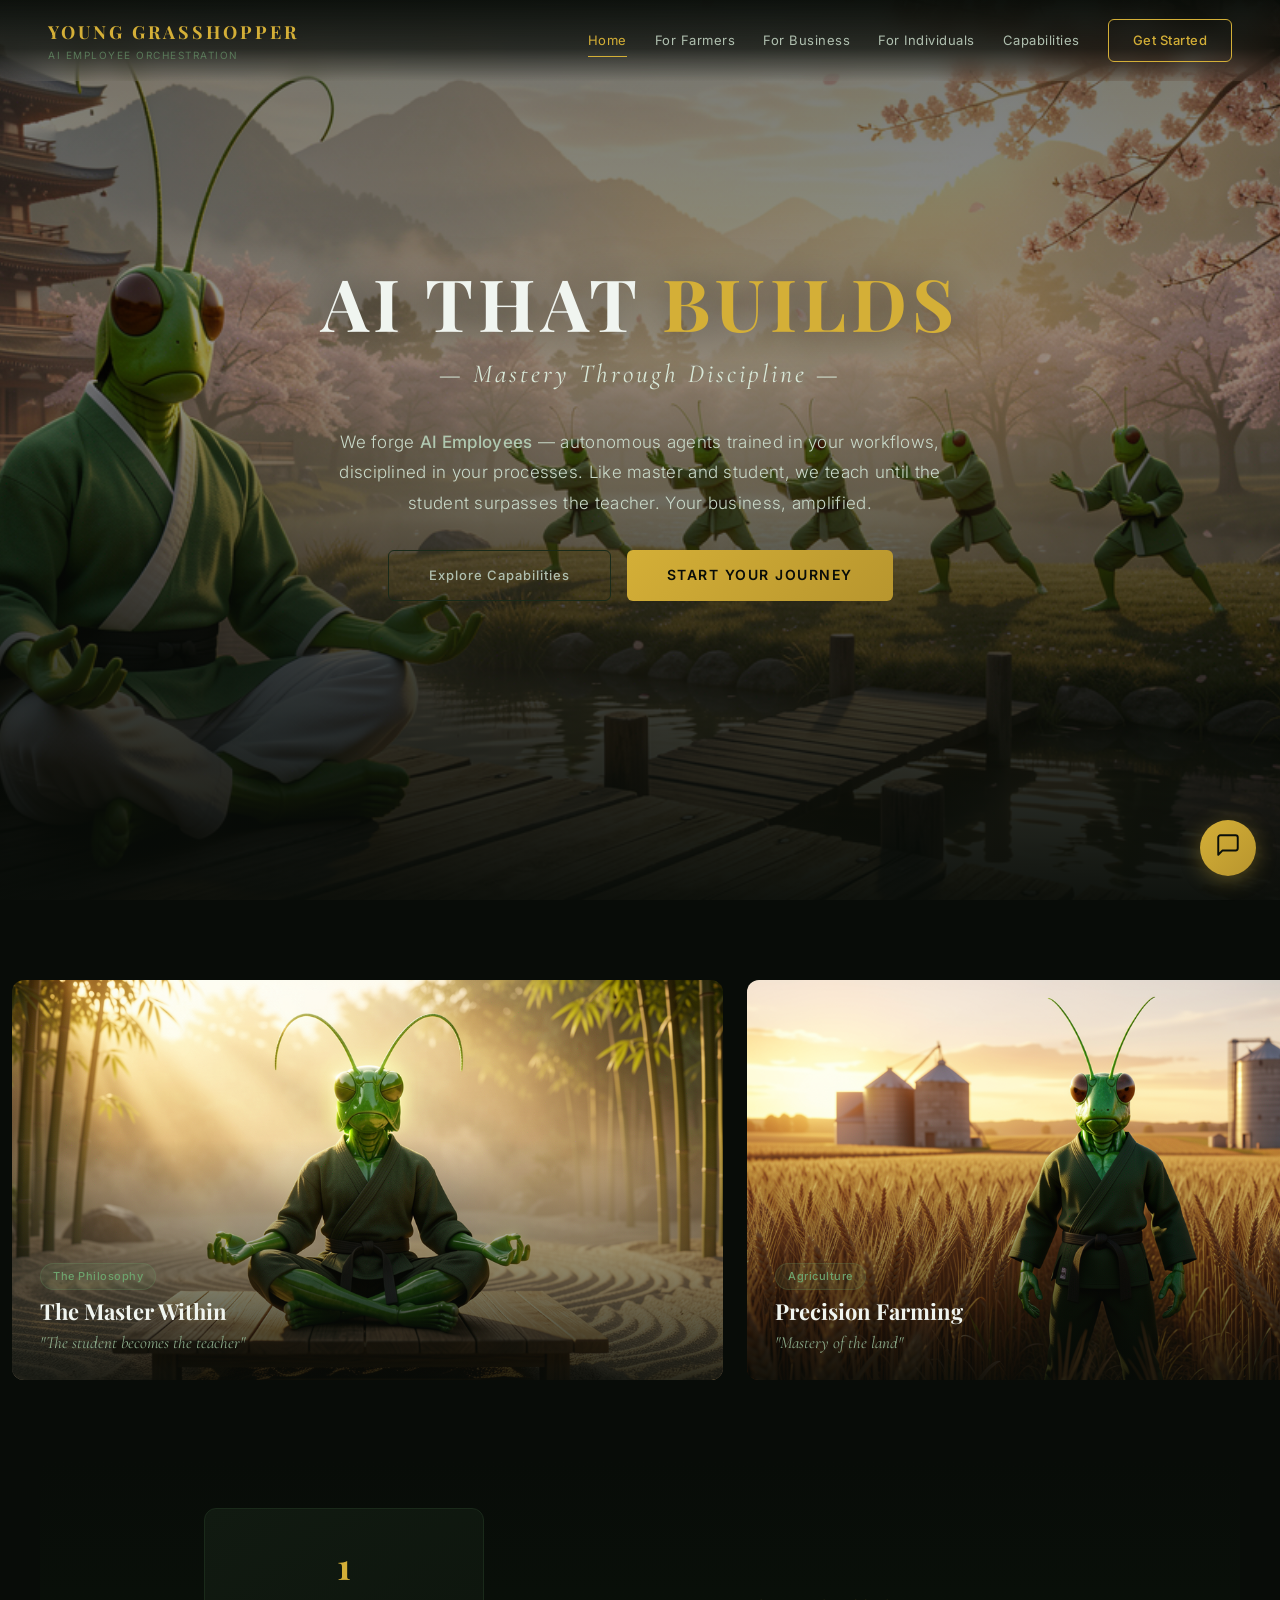
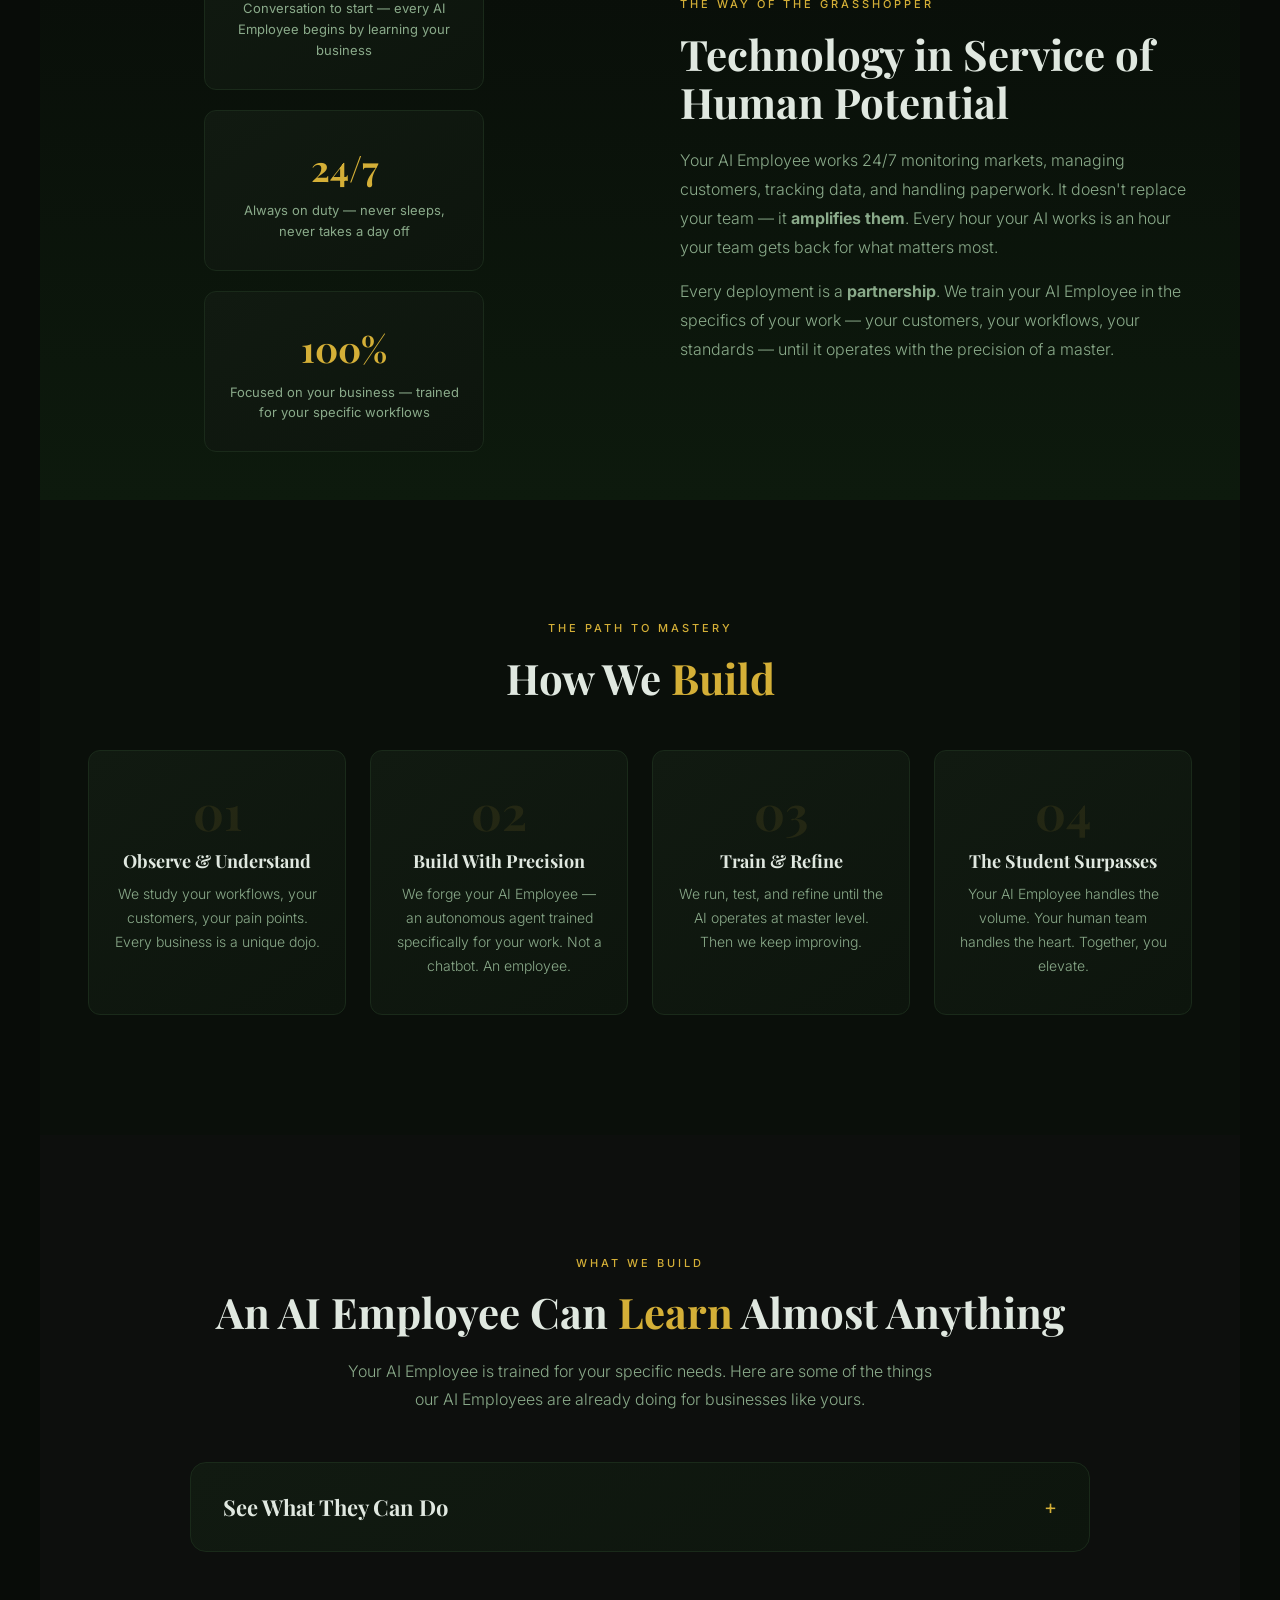
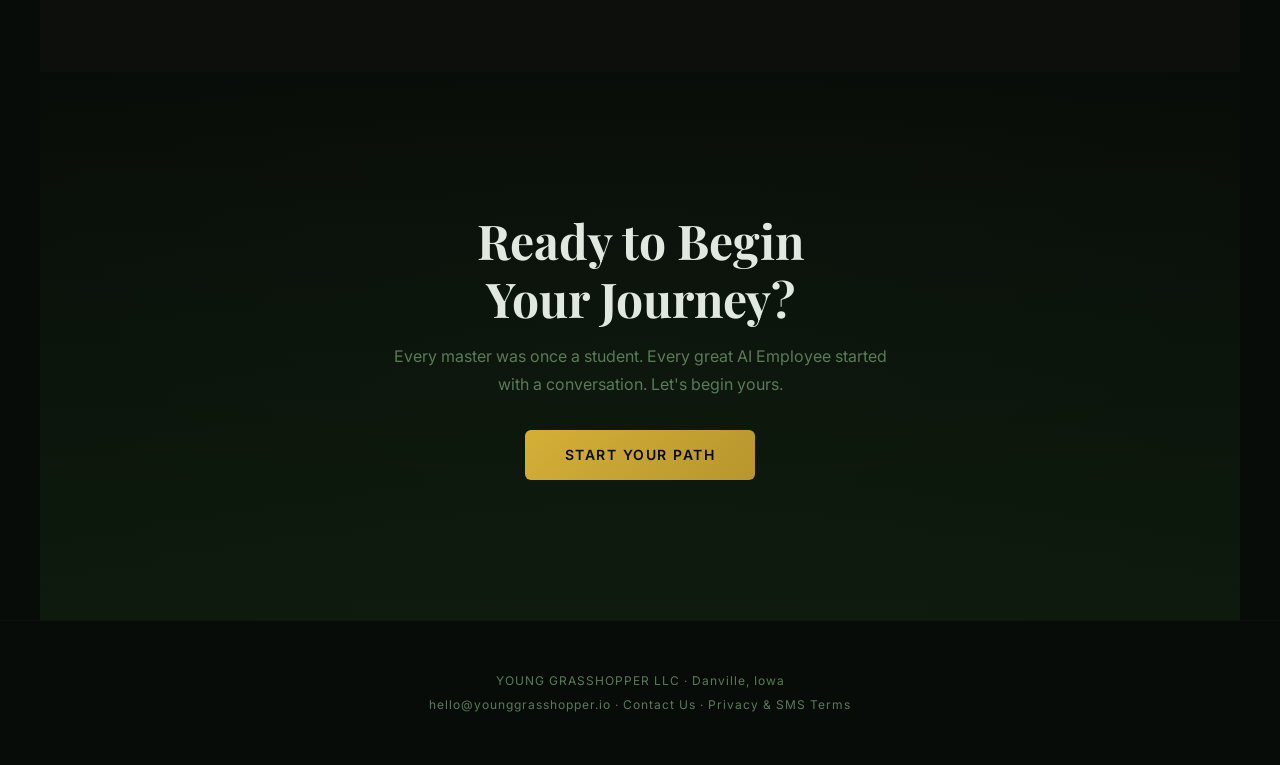
<file: index.html>
<!DOCTYPE html>
<html lang="en">
<head>
  <link rel="icon" href="brand-mark.png" type="image/png">
  <meta charset="UTF-8">
  <meta name="viewport" content="width=device-width, initial-scale=1.0">
  <title>Young Grasshopper — AI That Builds</title>
  <link rel="preconnect" href="https://fonts.googleapis.com">
  <link rel="preconnect" href="https://fonts.gstatic.com" crossorigin>
  <link href="https://fonts.googleapis.com/css2?family=Playfair+Display:ital,wght@0,400;0,600;0,700;1,400&family=Inter:wght@300;400;500;600;700&family=Cormorant+Garamond:ital,wght@0,400;0,600;0,700;1,400&display=swap" rel="stylesheet">
  <link rel="stylesheet" href="css/styles.css">
  <style>
    /* ═══ HOME PAGE SPECIFIC STYLES ═══ */

    /* ── Hero Background ── */
    .hero-bg {
      position: absolute; inset: 0;
      width: 100%; height: 100%;
      object-fit: cover;
      object-position: center 30%;
      z-index: 0;
      filter: brightness(0.65) saturate(1.05);
    }
    .hero-overlay {
      position: absolute; inset: 0;
      background: linear-gradient(180deg,
        rgba(8,12,8,0.3) 0%,
        rgba(8,12,8,0.1) 40%,
        rgba(8,12,8,0.6) 70%,
        rgba(8,12,8,0.95) 100%);
      z-index: 1;
    }

    .hero-content {
      position: relative;
      z-index: 10;
      display: flex;
      flex-direction: column;
      align-items: center;
      text-align: center;
      padding: 0 24px;
      margin-top: -40px;
    }
    .hero-title {
      font-family: 'Playfair Display', Georgia, serif;
      font-size: 72px;
      font-weight: 700;
      color: #f0f5f0;
      letter-spacing: 5px;
      margin-bottom: 8px;
      text-transform: uppercase;
      animation: fadeUp 1.2s ease 0.3s both;
      text-shadow: 0 2px 40px rgba(0,0,0,0.5);
    }
    .hero-subtitle {
      font-family: 'Cormorant Garamond', Georgia, serif;
      font-size: 26px;
      font-weight: 400;
      color: #d8e8d8;
      font-style: italic;
      letter-spacing: 3px;
      margin-bottom: 32px;
      animation: fadeUp 1.2s ease 0.5s both;
    }
    .hero-tagline {
      max-width: 620px;
      font-size: 17px;
      line-height: 1.8;
      color: #c8d8c8;
      font-weight: 300;
      letter-spacing: 0.3px;
      animation: fadeUp 1.2s ease 0.7s both;
    }
    .hero-tagline strong { color: #b0c8b0; font-weight: 500; }

    /* ── Floating Grasshopper ── */
    .grasshopper-container {
      position: relative;
      width: 340px;
      height: 400px;
      margin-bottom: 10px;
    }
    .grasshopper-image {
      width: 100%; height: 100%;
      object-fit: contain;
      animation: float 6s ease-in-out infinite;
      filter: drop-shadow(0 20px 60px rgba(93, 137, 93, 0.2));
      position: relative;
      z-index: 2;
    }
    @keyframes float {
      0%, 100% { transform: translateY(0px) scale(1); }
      50% { transform: translateY(-15px) scale(1.02); }
    }
    .glow-bg {
      position: absolute;
      top: 50%; left: 50%;
      transform: translate(-50%, -50%);
      width: 400px; height: 400px;
      background: radial-gradient(circle, rgba(93, 137, 93, 0.08) 0%, transparent 70%);
      border-radius: 50%;
      animation: glowPulse 4s ease-in-out infinite;
    }
    @keyframes glowPulse {
      0%, 100% { transform: translate(-50%, -50%) scale(1); opacity: 0.5; }
      50% { transform: translate(-50%, -50%) scale(1.2); opacity: 1; }
    }

    /* ── Hero CTAs ── */
    .hero-ctas {
      display: flex;
      gap: 16px;
      margin-top: 32px;
      animation: fadeUp 1.2s ease 0.9s both;
    }

    /* ═══ SLIDESHOW ═══ */
    .slideshow-section {
      max-width: none;
      padding: 80px 0;
      background: var(--bg-primary);
      overflow: hidden;
    }
    .slideshow-track {
      display: flex;
      gap: 0;
      animation: scrollSlides 30s linear infinite;
    }
    .slideshow-track:hover { animation-play-state: paused; }
    @keyframes scrollSlides {
      0% { transform: translateX(0); }
      100% { transform: translateX(-50%); }
    }
    .slide {
      min-width: 380px;
      height: 400px;
      position: relative;
      border-radius: var(--radius-md);
      overflow: hidden;
      margin: 0 12px;
      flex-shrink: 0;
    }
    .slide img {
      width: 100%; height: 100%;
      object-fit: cover;
      transition: transform 0.6s ease;
    }
    .slide:hover img { transform: scale(1.05); }
    .slide-overlay {
      position: absolute;
      inset: 0;
      background: linear-gradient(180deg, transparent 40%, rgba(8,12,8,0.85) 100%);
    }
    .slide-content {
      position: absolute;
      bottom: 0;
      left: 0; right: 0;
      padding: 32px 28px 24px;
    }
    .slide-content .pill { margin-bottom: 8px; }
    .slide-content h3 {
      font-family: 'Playfair Display', Georgia, serif;
      font-size: 22px;
      color: #f0f5f0;
      margin-bottom: 4px;
    }
    .slide-content .saying {
      font-family: 'Cormorant Garamond', Georgia, serif;
      font-size: 17px;
      font-style: italic;
      color: var(--text-muted);
    }

    /* ═══ ABOUT / PHILOSOPHY ═══ */
    .about-section {
      background: linear-gradient(180deg, var(--bg-primary), #0d1a0d);
    }
    .about-grid {
      display: grid;
      grid-template-columns: 1fr 1fr;
      gap: 80px;
      align-items: center;
    }
    .about-visual {
      position: relative;
      height: 400px;
      display: flex;
      align-items: center;
      justify-content: center;
      flex-direction: column;
      gap: 20px;
    }
    .about-stat {
      text-align: center;
      background: linear-gradient(145deg, #111a11, #0d150d);
      border: 1px solid var(--border-card);
      border-radius: var(--radius-md);
      padding: 28px 24px;
      width: 100%;
      max-width: 280px;
      transition: var(--transition);
    }
    .about-stat:hover {
      border-color: rgba(212, 175, 55, 0.2);
      transform: translateY(-2px);
    }
    .about-stat .stat-num {
      font-family: 'Playfair Display', Georgia, serif;
      font-size: 36px;
      font-weight: 700;
      color: var(--gold);
    }
    .about-stat .stat-label {
      font-size: 13px;
      color: var(--text-muted);
      margin-top: 4px;
    }

    /* ═══ CAPABILITIES TEASER ═══ */
    .capabilities-teaser {
      background: #0d0f0d;
    }
    .cap-teaser-header {
      text-align: center;
      margin-bottom: 48px;
    }

    /* ── Expandable Capabilities ── */
    .expandable-card {
      max-width: 900px;
      margin: 0 auto;
      background: linear-gradient(145deg, #111a11, #0d150d);
      border: 1px solid var(--border-card);
      border-radius: var(--radius-lg);
      overflow: hidden;
      transition: var(--transition);
    }
    .expandable-card:hover {
      border-color: rgba(212, 175, 55, 0.2);
    }
    .expandable-header {
      display: flex;
      align-items: center;
      justify-content: space-between;
      padding: 28px 32px;
      cursor: pointer;
      user-select: none;
    }
    .expandable-header h3 {
      font-family: 'Playfair Display', Georgia, serif;
      font-size: 22px;
      color: var(--text-primary);
    }
    .expandable-header .expand-icon {
      font-size: 20px;
      color: var(--gold);
      transition: transform 0.3s ease;
    }
    .expandable-card.expanded .expand-icon {
      transform: rotate(45deg);
    }
    .expandable-body {
      max-height: 0;
      overflow: hidden;
      transition: max-height 0.5s ease, padding 0.5s ease;
      padding: 0 32px;
    }
    .expandable-card.expanded .expandable-body {
      max-height: 4000px;
      padding: 0 32px 32px;
    }
    .caps-grid {
      display: grid;
      grid-template-columns: 1fr 1fr;
      gap: 8px;
    }
    .cap-item {
      display: flex;
      align-items: center;
      gap: 12px;
      padding: 10px 14px;
      border-radius: var(--radius-sm);
      transition: var(--transition);
      font-size: 14px;
      color: var(--text-secondary);
    }
    .cap-item:hover {
      background: rgba(109, 163, 109, 0.05);
      color: var(--text-primary);
    }
    .cap-item .bullet {
      width: 5px; height: 5px;
      background: var(--gold);
      border-radius: 50%;
      flex-shrink: 0;
    }
    .expandable-footer {
      text-align: center;
      padding: 20px 32px 32px;
      display: none;
    }
    .expandable-card.expanded .expandable-footer {
      display: block;
    }

    /* ═══ HOW IT WORKS ═══ */
    .how-section {
      background: var(--bg-secondary);
    }
    .steps-grid {
      display: grid;
      grid-template-columns: repeat(4, 1fr);
      gap: 24px;
      margin-top: 48px;
    }
    .step-card {
      text-align: center;
      padding: 36px 24px;
    }
    .step-num {
      font-family: 'Playfair Display', Georgia, serif;
      font-size: 48px;
      font-weight: 700;
      color: rgba(212, 175, 55, 0.1);
      margin-bottom: 16px;
      line-height: 1;
    }
    .step-card h3 {
      font-size: 18px;
      margin-bottom: 10px;
    }
    .step-card p {
      font-size: 14px;
      color: var(--text-muted);
      line-height: 1.7;
      font-weight: 300;
    }

    /* ═══ RESPONSIVE ═══ */
    @media (max-width: 768px) {
      .hero-title { font-size: 36px; letter-spacing: 3px; }
      .hero-subtitle { font-size: 18px; }
      .grasshopper-container { width: 200px; height: 250px; }
      .hero-tagline { font-size: 15px; }
      .hero-ctas { flex-direction: column; align-items: center; }

      .slide { min-width: 260px; height: 300px; }
      .slide-content h3 { font-size: 18px; }

      .about-grid { grid-template-columns: 1fr; gap: 40px; }
      .steps-grid { grid-template-columns: 1fr; }

      .caps-grid { grid-template-columns: 1fr; }
      .expandable-header { padding: 20px 24px; }
      .expandable-header h3 { font-size: 18px; }
      .expandable-body { padding: 0 24px; }
      .expandable-card.expanded .expandable-body { padding: 0 24px 24px; }
    }

    @media (max-width: 480px) {
      .slide { min-width: 220px; height: 250px; }
    }

    /* ── Monk silhouettes (ambient) ── */
    .monks {
      position: absolute; inset: 0;
      pointer-events: none;
      overflow: hidden;
    }
    .monk {
      position: absolute;
      bottom: 15%;
      width: 40px; height: 80px;
      opacity: 0.06;
      animation: monkMove 12s ease-in-out infinite;
    }
    .monk::before {
      content: '';
      display: block;
      width: 100%; height: 100%;
      background: radial-gradient(ellipse at bottom, #5d895d, transparent);
      border-radius: 50% 50% 30% 30%;
    }
    .monk:nth-child(1) { left: 8%; animation-delay: 0s; height: 70px; }
    .monk:nth-child(2) { left: 18%; animation-delay: -3s; height: 90px; opacity: 0.04; }
    .monk:nth-child(3) { right: 8%; animation-delay: -6s; height: 75px; }
    .monk:nth-child(4) { right: 20%; animation-delay: -9s; height: 85px; opacity: 0.04; }
    @keyframes monkMove {
      0%, 100% { transform: translateY(0) rotate(-2deg); }
      25% { transform: translateY(-10px) rotate(2deg); }
      50% { transform: translateY(-5px) rotate(-1deg); }
      75% { transform: translateY(-15px) rotate(1deg); }
    }
  </style>
</head>
<body>
  <!-- ═══ Navigation ═══ -->
  <nav class="nav">
    <a href="index.html" class="nav-logo">
      Young Grasshopper
      <small>AI Employee Orchestration</small>
    </a>
    <div class="nav-links">
      <a href="index.html" class="active">Home</a>
      <a href="for-farmers.html">For Farmers</a>
      <a href="for-business.html">For Business</a>
      <a href="for-individuals.html">For Individuals</a>
      <a href="capabilities.html">Capabilities</a>
      <a href="contact.html" class="btn-nav">Get Started</a>
    </div>
      <button class="mobile-menu-btn" aria-label="Toggle menu" onclick="toggleMobileMenu(event)">
      <svg width="26" height="26" viewBox="0 0 24 24" fill="none" stroke="currentColor" stroke-width="2" stroke-linecap="round" aria-hidden="true">
        <line x1="3" y1="6" x2="21" y2="6"/><line x1="3" y1="12" x2="21" y2="12"/><line x1="3" y1="18" x2="21" y2="18"/>
      </svg>
    </button>
  </nav>

  <!-- ═══ Hero ═══ -->
  <section class="hero-section">
    <img src="hero-scene.png?v=2" alt="" class="hero-bg">
    <div class="hero-overlay"></div>
    <div class="monks">
      <div class="monk"></div>
      <div class="monk"></div>
      <div class="monk"></div>
      <div class="monk"></div>
    </div>
    <div class="hero-content">
      <h1 class="hero-title">AI That <span class="gold">Builds</span></h1>
      <p class="hero-subtitle">— Mastery Through Discipline —</p>
      <p class="hero-tagline">
        We forge <strong>AI Employees</strong> — autonomous agents trained in your workflows, 
        disciplined in your processes. Like master and student, we teach until the 
        student surpasses the teacher. Your business, amplified.
      </p>
      <div class="hero-ctas">
        <a href="capabilities.html" class="btn-outline">Explore Capabilities</a>
        <a href="contact.html" class="btn-primary">Start Your Journey</a>
      </div>
    </div>
  </section>

  <!-- ═══ Slideshow ═══ -->
  <section class="slideshow-section">
    <div class="slideshow-track">
      <!-- Duplicate set for seamless loop -->
      <div class="slide">
        <img src="slideshow-master.jpg" alt="The Master">
        <div class="slide-overlay"></div>
        <div class="slide-content">
          <span class="pill">The Philosophy</span>
          <h3>The Master Within</h3>
          <p class="saying">"The student becomes the teacher"</p>
        </div>
      </div>
      <div class="slide">
        <img src="slideshow-farmer.jpg" alt="Farming">
        <div class="slide-overlay"></div>
        <div class="slide-content">
          <span class="pill">Agriculture</span>
          <h3>Precision Farming</h3>
          <p class="saying">"Mastery of the land"</p>
        </div>
      </div>
      <div class="slide">
        <img src="slideshow-dental.jpg" alt="Healthcare">
        <div class="slide-overlay"></div>
        <div class="slide-content">
          <span class="pill">Healthcare</span>
          <h3>Care Without Chaos</h3>
          <p class="saying">"Every patient, every time"</p>
        </div>
      </div>
      <div class="slide">
        <img src="slideshow-construction.jpg" alt="Construction">
        <div class="slide-overlay"></div>
        <div class="slide-content">
          <span class="pill">Construction</span>
          <h3>Built By Discipline</h3>
          <p class="saying">"From blueprint to building"</p>
        </div>
      </div>
      <div class="slide">
        <img src="slideshow-factory.jpg" alt="Manufacturing">
        <div class="slide-overlay"></div>
        <div class="slide-content">
          <span class="pill">Manufacturing</span>
          <h3>Precision In Motion</h3>
          <p class="saying">"The line never stops"</p>
        </div>
      </div>
      <div class="slide">
        <img src="slideshow-office.jpg" alt="Business">
        <div class="slide-overlay"></div>
        <div class="slide-content">
          <span class="pill">Business</span>
          <h3>Data That Serves</h3>
          <p class="saying">"Insight before instinct"</p>
        </div>
      </div>
      <div class="slide">
        <img src="slideshow-creator.jpg" alt="Creative">
        <div class="slide-overlay"></div>
        <div class="slide-content">
          <span class="pill">Creative</span>
          <h3>Create Without Limits</h3>
          <p class="saying">"Your vision, automated"</p>
        </div>
      </div>
      <!-- Duplicate set for seamless loop -->
      <div class="slide">
        <img src="slideshow-master.jpg" alt="The Master">
        <div class="slide-overlay"></div>
        <div class="slide-content">
          <span class="pill">The Philosophy</span>
          <h3>The Master Within</h3>
          <p class="saying">"The student becomes the teacher"</p>
        </div>
      </div>
      <div class="slide">
        <img src="slideshow-farmer.jpg" alt="Farming">
        <div class="slide-overlay"></div>
        <div class="slide-content">
          <span class="pill">Agriculture</span>
          <h3>Precision Farming</h3>
          <p class="saying">"Mastery of the land"</p>
        </div>
      </div>
      <div class="slide">
        <img src="slideshow-dental.jpg" alt="Healthcare">
        <div class="slide-overlay"></div>
        <div class="slide-content">
          <span class="pill">Healthcare</span>
          <h3>Care Without Chaos</h3>
          <p class="saying">"Every patient, every time"</p>
        </div>
      </div>
      <div class="slide">
        <img src="slideshow-construction.jpg" alt="Construction">
        <div class="slide-overlay"></div>
        <div class="slide-content">
          <span class="pill">Construction</span>
          <h3>Built By Discipline</h3>
          <p class="saying">"From blueprint to building"</p>
        </div>
      </div>
      <div class="slide">
        <img src="slideshow-factory.jpg" alt="Manufacturing">
        <div class="slide-overlay"></div>
        <div class="slide-content">
          <span class="pill">Manufacturing</span>
          <h3>Precision In Motion</h3>
          <p class="saying">"The line never stops"</p>
        </div>
      </div>
      <div class="slide">
        <img src="slideshow-office.jpg" alt="Business">
        <div class="slide-overlay"></div>
        <div class="slide-content">
          <span class="pill">Business</span>
          <h3>Data That Serves</h3>
          <p class="saying">"Insight before instinct"</p>
        </div>
      </div>
      <div class="slide">
        <img src="slideshow-creator.jpg" alt="Creative">
        <div class="slide-overlay"></div>
        <div class="slide-content">
          <span class="pill">Creative</span>
          <h3>Create Without Limits</h3>
          <p class="saying">"Your vision, automated"</p>
        </div>
      </div>
    </div>
  </section>

  <!-- ═══ About / Philosophy ═══ -->
  <section class="about-section">
    <div class="about-grid">
      <div class="about-visual">
        <div class="about-stat">
          <div class="stat-num">1</div>
          <div class="stat-label">Conversation to start — every AI Employee begins by learning your business</div>
        </div>
        <div class="about-stat">
          <div class="stat-num">24/7</div>
          <div class="stat-label">Always on duty — never sleeps, never takes a day off</div>
        </div>
        <div class="about-stat">
          <div class="stat-num">100%</div>
          <div class="stat-label">Focused on your business — trained for your specific workflows</div>
        </div>
      </div>
      <div>
        <div class="section-label">The Way of the Grasshopper</div>
        <h2 class="section-title">Technology in Service of <br>Human Potential</h2>
        <p class="section-text">
          Your AI Employee works 24/7 monitoring markets, managing customers, tracking data, and handling paperwork. 
          It doesn't replace your team — it <strong>amplifies them</strong>. Every hour your AI works is an hour 
          your team gets back for what matters most.
        </p>
        <p class="section-text" style="margin-top:16px;">
          Every deployment is a <strong>partnership</strong>. We train your AI Employee 
          in the specifics of your work — your customers, your workflows, your standards — 
          until it operates with the precision of a master.
        </p>
      </div>
    </div>
  </section>

  <!-- ═══ How It Works ═══ -->
  <section class="how-section">
    <div class="section-label" style="text-align:center;">The Path to Mastery</div>
    <h2 class="section-title" style="text-align:center;">How We <span class="gold">Build</span></h2>
    <div class="steps-grid">
      <div class="step-card card">
        <div class="step-num">01</div>
        <h3>Observe & Understand</h3>
        <p>We study your workflows, your customers, your pain points. Every business is a unique dojo.</p>
      </div>
      <div class="step-card card">
        <div class="step-num">02</div>
        <h3>Build With Precision</h3>
        <p>We forge your AI Employee — an autonomous agent trained specifically for your work. Not a chatbot. An employee.</p>
      </div>
      <div class="step-card card">
        <div class="step-num">03</div>
        <h3>Train & Refine</h3>
        <p>We run, test, and refine until the AI operates at master level. Then we keep improving.</p>
      </div>
      <div class="step-card card">
        <div class="step-num">04</div>
        <h3>The Student Surpasses</h3>
        <p>Your AI Employee handles the volume. Your human team handles the heart. Together, you elevate.</p>
      </div>
    </div>
  </section>

  <!-- ═══ Capabilities Teaser (Expandable) ═══ -->
  <section class="capabilities-teaser">
    <div class="cap-teaser-header">
      <div class="section-label">What We Build</div>
      <h2 class="section-title">An AI Employee Can <span class="gold">Learn</span> Almost Anything</h2>
      <p class="section-text" style="margin:0 auto; max-width:600px;">
        Your AI Employee is trained for your specific needs. Here are some of the things 
        our AI Employees are already doing for businesses like yours.
      </p>
    </div>

    <div class="expandable-card" id="expandCaps">
      <div class="expandable-header" onclick="toggleCaps()">
        <h3>See What They Can Do</h3>
        <span class="expand-icon">+</span>
      </div>
      <div class="expandable-body">
        <div class="caps-grid">
          <div class="cap-item"><span class="bullet"></span> Answer phones & texts 24/7</div>
          <div class="cap-item"><span class="bullet"></span> Schedule appointments & send reminders</div>
          <div class="cap-item"><span class="bullet"></span> Track grain prices & market trends</div>
          <div class="cap-item"><span class="bullet"></span> Monitor weather & field conditions</div>
          <div class="cap-item"><span class="bullet"></span> Manage equipment inventory & maintenance</div>
          <div class="cap-item"><span class="bullet"></span> Process invoices & track payments</div>
          <div class="cap-item"><span class="bullet"></span> Generate daily briefing reports</div>
          <div class="cap-item"><span class="bullet"></span> Search for parts & order supplies</div>
          <div class="cap-item"><span class="bullet"></span> Track crop yields & bushels</div>
          <div class="cap-item"><span class="bullet"></span> Manage employee schedules & payroll</div>
          <div class="cap-item"><span class="bullet"></span> Monitor regulatory changes</div>
          <div class="cap-item"><span class="bullet"></span> Research competitors & market intel</div>
          <div class="cap-item"><span class="bullet"></span> Fill forms & file reports</div>
          <div class="cap-item"><span class="bullet"></span> Track deadlines & send alerts</div>
          <div class="cap-item"><span class="bullet"></span> Answer customer questions</div>
          <div class="cap-item"><span class="bullet"></span> Manage social media & outreach</div>
          <div class="cap-item"><span class="bullet"></span> Organize files & digital records</div>
          <div class="cap-item"><span class="bullet"></span> Create custom reports & dashboards</div>
          <div class="cap-item"><span class="bullet"></span> Integrate with your existing software</div>
          <div class="cap-item"><span class="bullet"></span> Learn new skills on demand</div>
        </div>
        <div class="expandable-footer">
          <a href="capabilities.html" class="btn-outline">View Full Capabilities</a>
        </div>
      </div>
    </div>
  </section>

  <!-- ═══ CTA ═══ -->
  <section class="cta-section">
    <h2>Ready to Begin<br>Your Journey?</h2>
    <p>Every master was once a student. Every great AI Employee started with a conversation. Let's begin yours.</p>
    <a href="contact.html" class="btn-primary">Start Your Path</a>
  </section>

  <!-- ═══ Footer ═══ -->
  <footer>
    <p>YOUNG GRASSHOPPER LLC · Danville, Iowa</p>
    <p><a href="mailto:hello@younggrasshopper.io">hello@younggrasshopper.io</a> · <a href="contact.html">Contact Us</a> · <a href="privacy.html">Privacy &amp; SMS Terms</a></p>
  </footer>

  <script>
    // ── Expandable capabilities ──
    function toggleCaps() {
      document.getElementById('expandCaps').classList.toggle('expanded');
    }

    // ── Scroll reveal ──
    const revealObserver = new IntersectionObserver((entries) => {
      entries.forEach(entry => {
        if (entry.isIntersecting) {
          entry.target.classList.add('visible');
        }
      });
    }, { threshold: 0.1 });

    document.querySelectorAll('.fade-up, .scroll-reveal').forEach(el => revealObserver.observe(el));

    // ── Smooth scroll for anchor links ──
    document.querySelectorAll('a[href^="#"]').forEach(a => {
      a.addEventListener('click', (e) => {
        e.preventDefault();
        const target = document.querySelector(a.getAttribute('href'));
        if (target) target.scrollIntoView({ behavior: 'smooth' });
      });
    });
  
    // ── Mobile menu toggle ──
    function toggleMobileMenu(ev) {
      if (ev) ev.stopPropagation();
      document.querySelector('.nav').classList.toggle('menu-open');
    }
    document.querySelectorAll('.nav-links a').forEach(a => {
      a.addEventListener('click', () => {
        document.querySelector('.nav').classList.remove('menu-open');
      });
    });
</script>
<script src="js/chat-widget.js"></script>
</body>
</html>
</file>
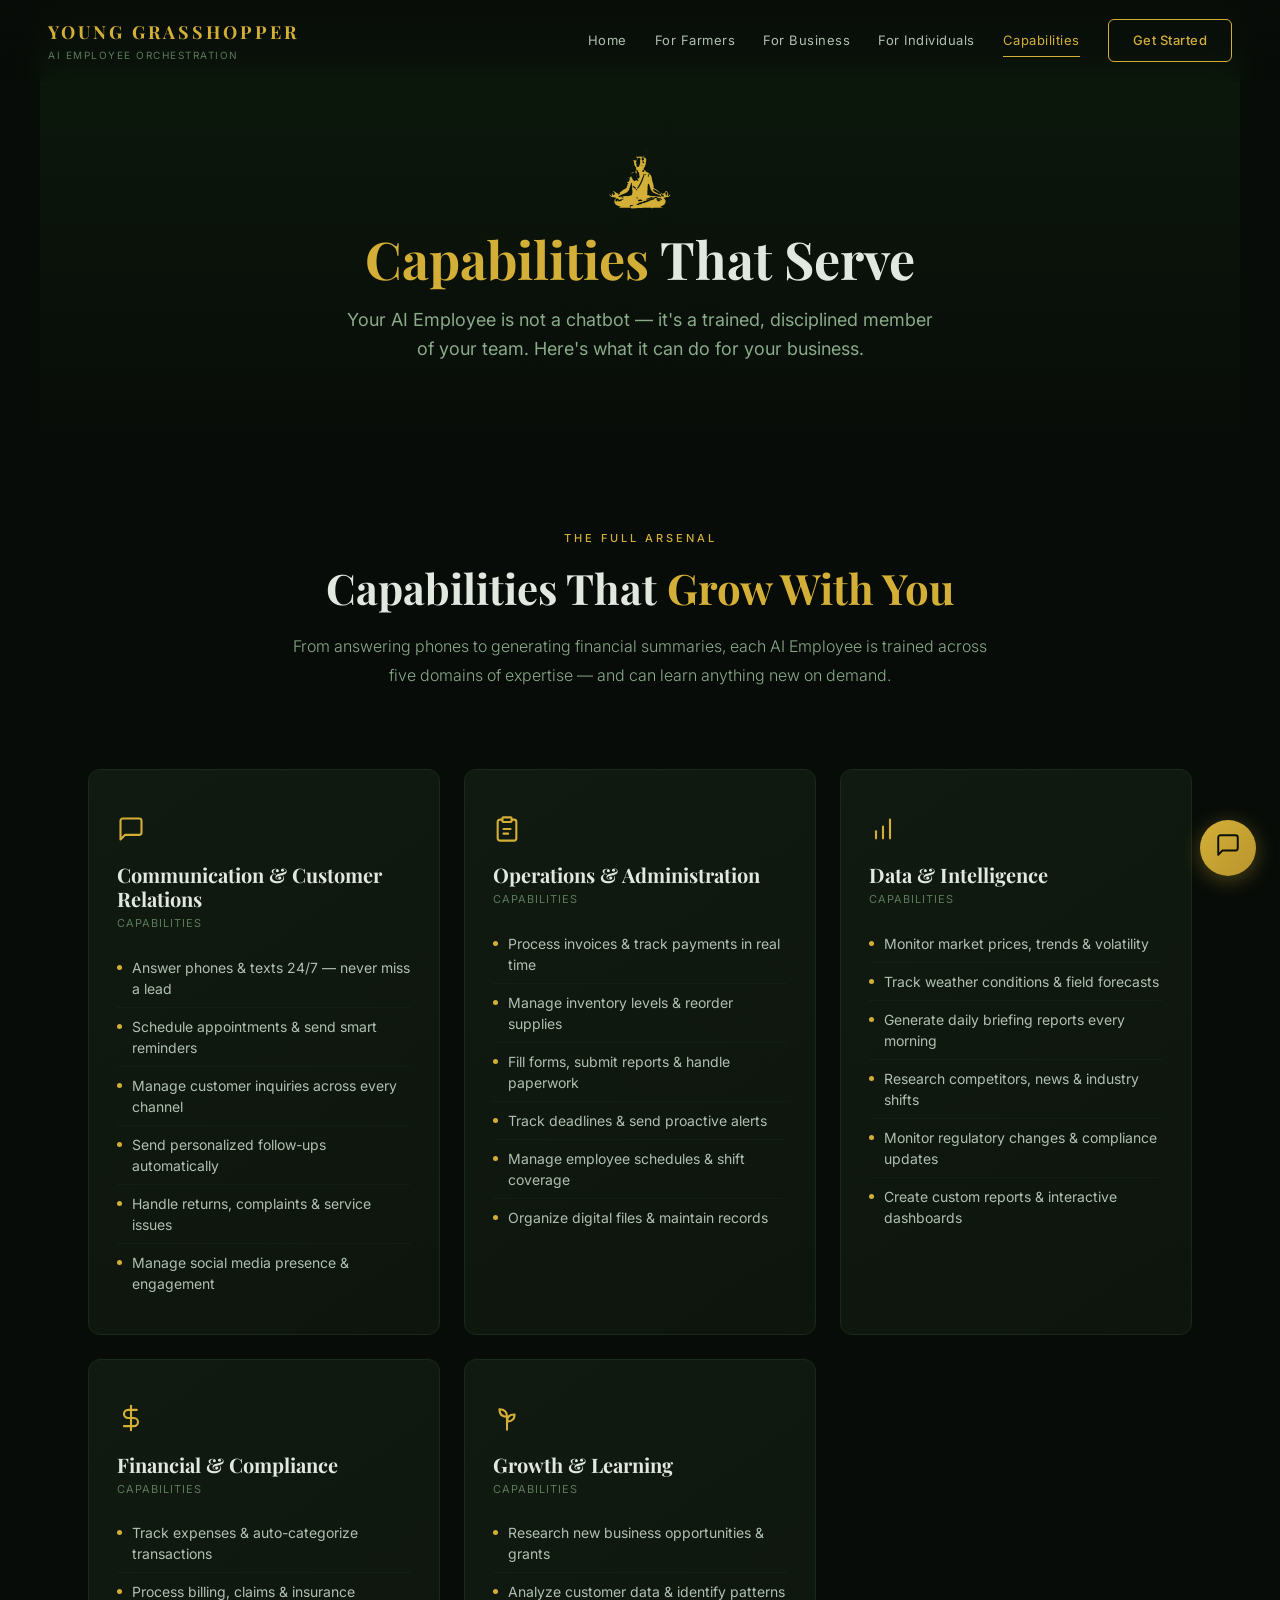
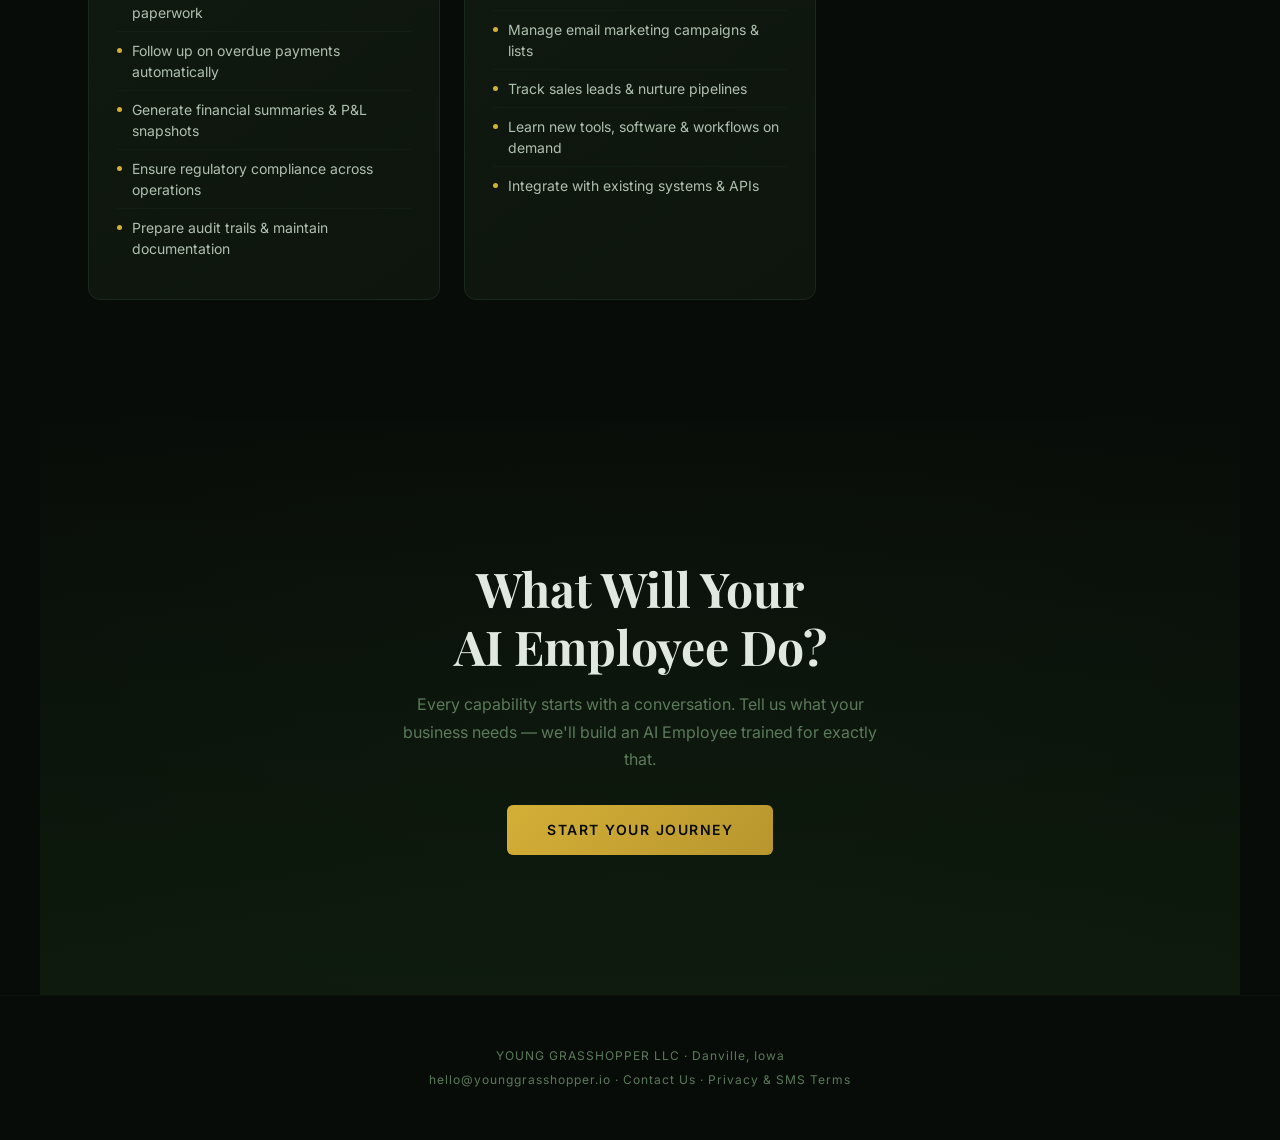
<file: capabilities.html>
<!DOCTYPE html>
<html lang="en">
<head>
  <link rel="icon" href="brand-mark.png" type="image/png">
  <meta charset="UTF-8">
  <meta name="viewport" content="width=device-width, initial-scale=1.0">
  <title>Capabilities — Young Grasshopper</title>
  <link rel="preconnect" href="https://fonts.googleapis.com">
  <link rel="preconnect" href="https://fonts.gstatic.com" crossorigin>
  <link href="https://fonts.googleapis.com/css2?family=Playfair+Display:ital,wght@0,400;0,600;0,700;1,400&family=Inter:wght@300;400;500;600;700&family=Cormorant+Garamond:ital,wght@0,400;0,600;0,700;1,400&display=swap" rel="stylesheet">
  <link rel="stylesheet" href="css/styles.css">
  <style>
    /* ═══ CAPABILITIES PAGE SPECIFIC STYLES ═══ */

    /* ── Page hero ── */
    .page-hero .hero-icon {
      font-size: 48px;
      margin-bottom: 12px;
      position: relative;
      z-index: 2;
    }

    /* ── Category intro ── */
    .categories-intro {
      text-align: center;
      padding: 80px 48px 0;
      max-width: 1200px;
      margin: 0 auto;
    }

    /* ── Capabilities grid ── */
    .capabilities-section {
      padding: 80px 48px 120px;
      max-width: 1200px;
      margin: 0 auto;
    }
    .capabilities-grid {
      display: grid;
      grid-template-columns: repeat(3, 1fr);
      gap: 24px;
    }
    .cap-card {
      background: linear-gradient(145deg, var(--bg-card-hover), var(--bg-card));
      border: 1px solid var(--border-card);
      border-radius: var(--radius-md);
      padding: 36px 28px 32px;
      transition: var(--transition);
      position: relative;
      overflow: hidden;
    }
    .cap-card::before {
      content: '';
      position: absolute;
      top: 0; left: 0; right: 0;
      height: 2px;
      background: linear-gradient(90deg, transparent, var(--gold), transparent);
      opacity: 0;
      transition: opacity 0.4s;
    }
    .cap-card:hover::before { opacity: 1; }
    .cap-card:hover {
      transform: translateY(-4px);
      border-color: rgba(212, 175, 55, 0.2);
      box-shadow: var(--shadow-card);
    }
    .cap-card .cat-icon {
      font-size: 28px;
      margin-bottom: 12px;
      display: block;
    }
    .cap-card h3 {
      font-family: 'Playfair Display', Georgia, serif;
      font-size: 20px;
      color: var(--text-primary);
      margin-bottom: 4px;
    }
    .cap-card .cat-count {
      font-size: 11px;
      color: var(--text-dim);
      letter-spacing: 1px;
      text-transform: uppercase;
      margin-bottom: 16px;
      display: block;
    }
    .cap-card .cap-list {
      list-style: none;
      padding: 0;
    }
    .cap-card .cap-list li {
      display: flex;
      align-items: flex-start;
      gap: 10px;
      padding: 8px 0;
      font-size: 14px;
      color: var(--text-secondary);
      line-height: 1.5;
      border-bottom: 1px solid rgba(93, 137, 93, 0.06);
    }
    .cap-card .cap-list li:last-child {
      border-bottom: none;
    }
    .cap-card .cap-list li .dot {
      width: 5px;
      height: 5px;
      min-width: 5px;
      background: var(--gold);
      border-radius: 50%;
      margin-top: 8px;
      flex-shrink: 0;
    }

    /* ═══ RESPONSIVE ═══ */
    @media (max-width: 1024px) {
      .capabilities-grid {
        grid-template-columns: repeat(2, 1fr);
      }
    }
    @media (max-width: 768px) {
      .capabilities-grid {
        grid-template-columns: 1fr;
      }
      .capabilities-section {
        padding: 60px 20px 80px;
      }
      .categories-intro {
        padding: 60px 20px 0;
      }
      .stats-bar-inner {
        grid-template-columns: repeat(2, 1fr);
        gap: 24px;
      }
      .stat-item .stat-num {
        font-size: 32px;
      }
      .cap-card {
        padding: 28px 24px 24px;
      }
    }
    @media (max-width: 480px) {
      .stats-bar-inner {
        grid-template-columns: 1fr;
      }
    }
  </style>
</head>
<body>

  <!-- ═══ Navigation ═══ -->
  <nav class="nav">
    <a href="index.html" class="nav-logo">
      Young Grasshopper
      <small>AI Employee Orchestration</small>
    </a>
    <div class="nav-links">
      <a href="index.html">Home</a>
      <a href="for-farmers.html">For Farmers</a>
      <a href="for-business.html">For Business</a>
      <a href="for-individuals.html">For Individuals</a>
      <a href="capabilities.html" class="active">Capabilities</a>
      <a href="contact.html" class="btn-nav">Get Started</a>
    </div>
      <button class="mobile-menu-btn" aria-label="Toggle menu" onclick="toggleMobileMenu(event)">
      <svg width="26" height="26" viewBox="0 0 24 24" fill="none" stroke="currentColor" stroke-width="2" stroke-linecap="round" aria-hidden="true">
        <line x1="3" y1="6" x2="21" y2="6"/><line x1="3" y1="12" x2="21" y2="12"/><line x1="3" y1="18" x2="21" y2="18"/>
      </svg>
    </button>
  </nav>

  <!-- ═══ Page Hero ═══ -->
  <section class="page-hero">
    <div class="hero-icon"><img src="brand-mark-gold.png" alt="" class="hero-emblem"></div>
    <h1><span class="gold">Capabilities</span> That Serve</h1>
    <p>
      Your AI Employee is not a chatbot — it's a trained, disciplined member of your team. 
      Here's what it can do for your business.
    </p>
    <div class="hero-bg-icon" aria-hidden="true"><img src="brand-mark.png" alt="" aria-hidden="true"></div>
  </section>

  <!-- ═══ Categories Intro ═══ -->
  <div class="categories-intro">
    <div class="section-label">The Full Arsenal</div>
    <h2 class="section-title">Capabilities That <span class="gold">Grow With You</span></h2>
    <p class="section-text" style="margin:0 auto;">
      From answering phones to generating financial summaries, each AI Employee is trained 
      across five domains of expertise — and can learn anything new on demand.
    </p>
  </div>

  <!-- ═══ Capabilities Grid ═══ -->
  <section class="capabilities-section">

    <div class="capabilities-grid">

      <!-- Category 1: Communication & Customer Relations -->
      <div class="cap-card">
        <span class="cat-icon"><svg class="ic" aria-hidden="true"><use href="icons.svg#chat"></use></svg></span>
        <h3>Communication &amp; Customer Relations</h3>
        <span class="cat-count">Capabilities</span>
        <ul class="cap-list">
          <li><span class="dot"></span> Answer phones &amp; texts 24/7 — never miss a lead</li>
          <li><span class="dot"></span> Schedule appointments &amp; send smart reminders</li>
          <li><span class="dot"></span> Manage customer inquiries across every channel</li>
          <li><span class="dot"></span> Send personalized follow-ups automatically</li>
          <li><span class="dot"></span> Handle returns, complaints &amp; service issues</li>
          <li><span class="dot"></span> Manage social media presence &amp; engagement</li>
        </ul>
      </div>

      <!-- Category 2: Operations & Administration -->
      <div class="cap-card">
        <span class="cat-icon"><svg class="ic" aria-hidden="true"><use href="icons.svg#clip"></use></svg></span>
        <h3>Operations &amp; Administration</h3>
        <span class="cat-count">Capabilities</span>
        <ul class="cap-list">
          <li><span class="dot"></span> Process invoices &amp; track payments in real time</li>
          <li><span class="dot"></span> Manage inventory levels &amp; reorder supplies</li>
          <li><span class="dot"></span> Fill forms, submit reports &amp; handle paperwork</li>
          <li><span class="dot"></span> Track deadlines &amp; send proactive alerts</li>
          <li><span class="dot"></span> Manage employee schedules &amp; shift coverage</li>
          <li><span class="dot"></span> Organize digital files &amp; maintain records</li>
        </ul>
      </div>

      <!-- Category 3: Data & Intelligence -->
      <div class="cap-card">
        <span class="cat-icon"><svg class="ic" aria-hidden="true"><use href="icons.svg#bars"></use></svg></span>
        <h3>Data &amp; Intelligence</h3>
        <span class="cat-count">Capabilities</span>
        <ul class="cap-list">
          <li><span class="dot"></span> Monitor market prices, trends &amp; volatility</li>
          <li><span class="dot"></span> Track weather conditions &amp; field forecasts</li>
          <li><span class="dot"></span> Generate daily briefing reports every morning</li>
          <li><span class="dot"></span> Research competitors, news &amp; industry shifts</li>
          <li><span class="dot"></span> Monitor regulatory changes &amp; compliance updates</li>
          <li><span class="dot"></span> Create custom reports &amp; interactive dashboards</li>
        </ul>
      </div>

      <!-- Category 4: Financial & Compliance -->
      <div class="cap-card">
        <span class="cat-icon"><svg class="ic" aria-hidden="true"><use href="icons.svg#money"></use></svg></span>
        <h3>Financial &amp; Compliance</h3>
        <span class="cat-count">Capabilities</span>
        <ul class="cap-list">
          <li><span class="dot"></span> Track expenses &amp; auto-categorize transactions</li>
          <li><span class="dot"></span> Process billing, claims &amp; insurance paperwork</li>
          <li><span class="dot"></span> Follow up on overdue payments automatically</li>
          <li><span class="dot"></span> Generate financial summaries &amp; P&amp;L snapshots</li>
          <li><span class="dot"></span> Ensure regulatory compliance across operations</li>
          <li><span class="dot"></span> Prepare audit trails &amp; maintain documentation</li>
        </ul>
      </div>

      <!-- Category 5: Growth & Learning -->
      <div class="cap-card">
        <span class="cat-icon"><svg class="ic" aria-hidden="true"><use href="icons.svg#sprout"></use></svg></span>
        <h3>Growth &amp; Learning</h3>
        <span class="cat-count">Capabilities</span>
        <ul class="cap-list">
          <li><span class="dot"></span> Research new business opportunities &amp; grants</li>
          <li><span class="dot"></span> Analyze customer data &amp; identify patterns</li>
          <li><span class="dot"></span> Manage email marketing campaigns &amp; lists</li>
          <li><span class="dot"></span> Track sales leads &amp; nurture pipelines</li>
          <li><span class="dot"></span> Learn new tools, software &amp; workflows on demand</li>
          <li><span class="dot"></span> Integrate with existing systems &amp; APIs</li>
        </ul>
      </div>

    </div>
  </section>

  <!-- ═══ CTA ═══ -->
  <section class="cta-section">
    <h2>What Will Your<br>AI Employee Do?</h2>
    <p>Every capability starts with a conversation. Tell us what your business needs — we'll build an AI Employee trained for exactly that.</p>
    <a href="contact.html" class="btn-primary">Start Your Journey</a>
  </section>

  <!-- ═══ Footer ═══ -->
  <footer>
    <p>YOUNG GRASSHOPPER LLC · Danville, Iowa</p>
    <p><a href="mailto:hello@younggrasshopper.io">hello@younggrasshopper.io</a> · <a href="contact.html">Contact Us</a> · <a href="privacy.html">Privacy &amp; SMS Terms</a></p>
  </footer>

  <script>
    // ── Scroll reveal ──
    const revealObserver = new IntersectionObserver((entries) => {
      entries.forEach(entry => {
        if (entry.isIntersecting) {
          entry.target.classList.add('visible');
        }
      });
    }, { threshold: 0.1 });

    document.querySelectorAll('.fade-up, .scroll-reveal').forEach(el => revealObserver.observe(el));

    // ── Smooth scroll for anchor links ──
    document.querySelectorAll('a[href^="#"]').forEach(a => {
      a.addEventListener('click', (e) => {
        e.preventDefault();
        const target = document.querySelector(a.getAttribute('href'));
        if (target) target.scrollIntoView({ behavior: 'smooth' });
      });
    });
  
    // ── Mobile menu toggle ──
    function toggleMobileMenu(ev) {
      if (ev) ev.stopPropagation();
      document.querySelector('.nav').classList.toggle('menu-open');
    }
    document.querySelectorAll('.nav-links a').forEach(a => {
      a.addEventListener('click', () => {
        document.querySelector('.nav').classList.remove('menu-open');
      });
    });
</script>
<script src="js/chat-widget.js"></script>
</body>
</html>
</file>
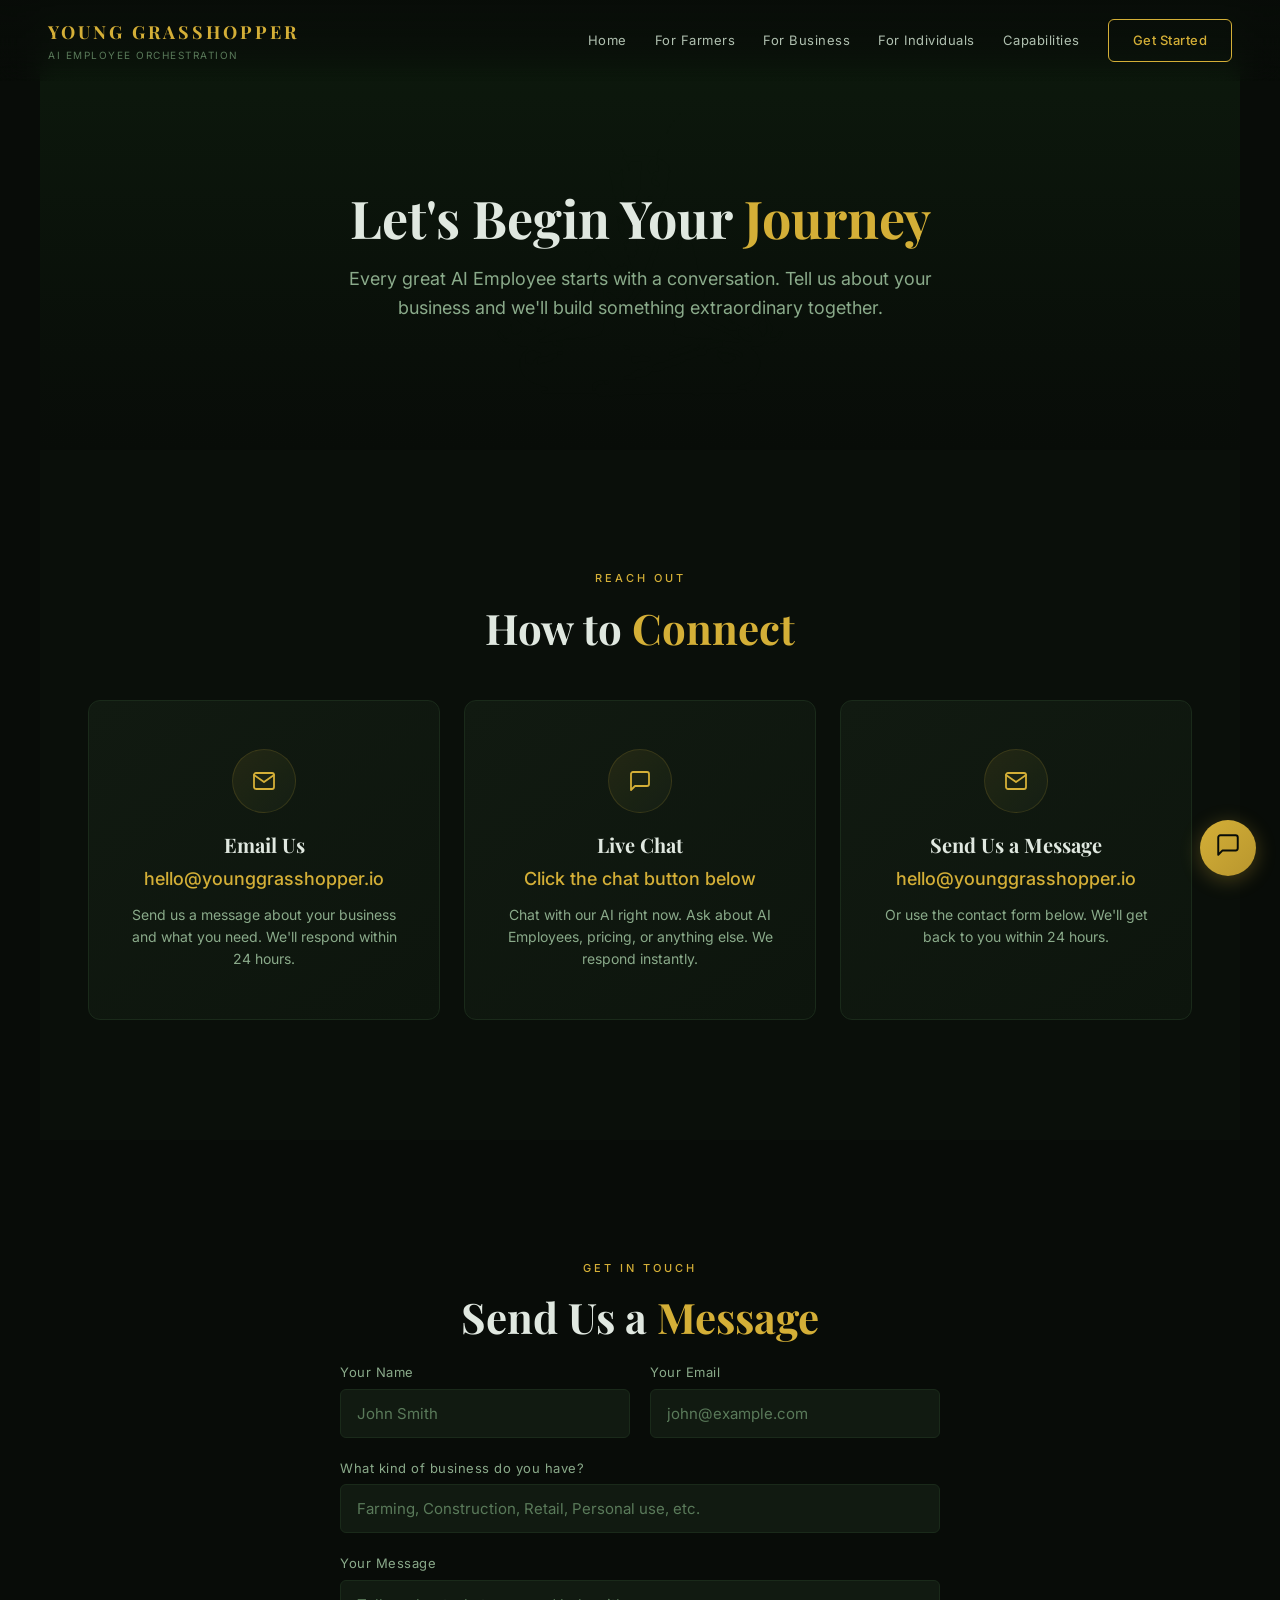
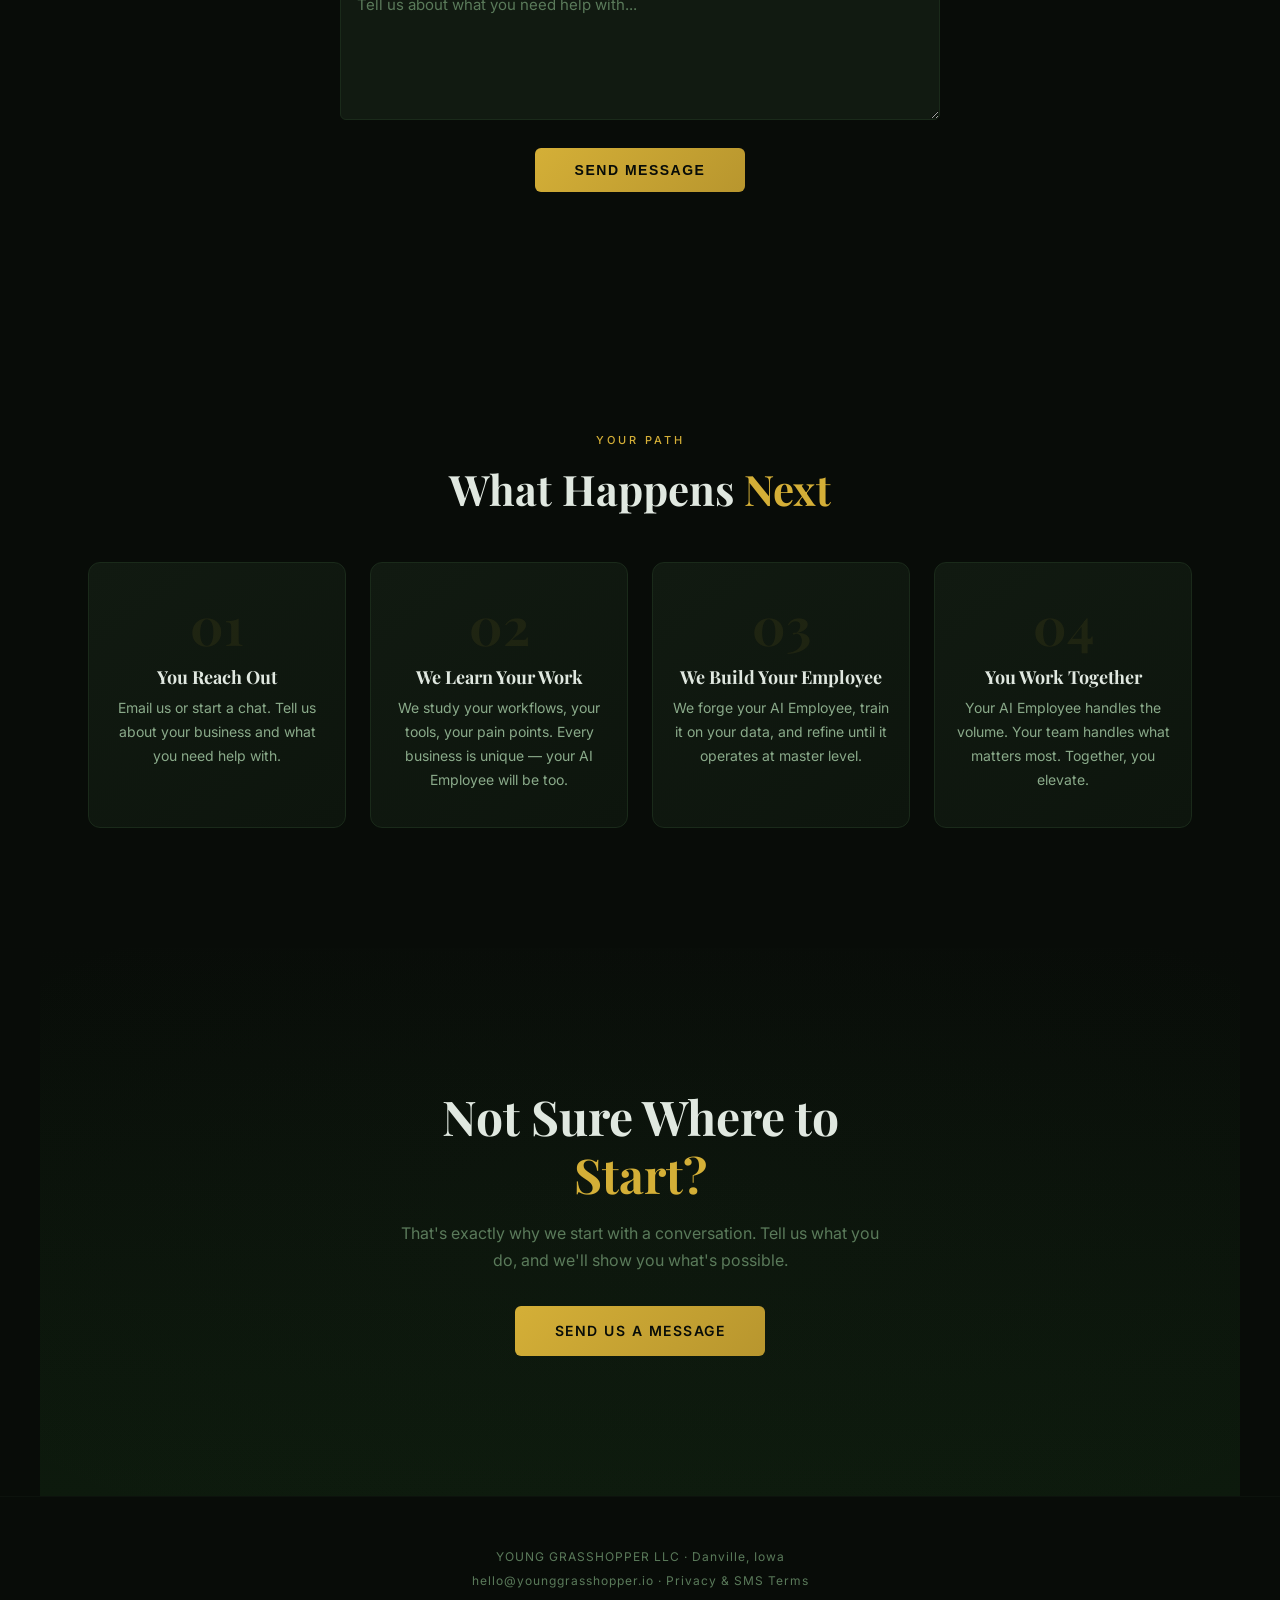
<file: contact.html>
<!DOCTYPE html>
<html lang="en">
<head>
  <link rel="icon" href="brand-mark.png" type="image/png">
  <meta charset="UTF-8">
  <meta name="viewport" content="width=device-width, initial-scale=1.0">
  <title>Contact — Young Grasshopper</title>
  <link rel="preconnect" href="https://fonts.googleapis.com">
  <link rel="preconnect" href="https://fonts.gstatic.com" crossorigin>
  <link href="https://fonts.googleapis.com/css2?family=Playfair+Display:ital,wght@0,400;0,600;0,700;1,400&family=Inter:wght@300;400;500;600;700&family=Cormorant+Garamond:ital,wght@0,400;0,600;0,700;1,400&display=swap" rel="stylesheet">
  <link rel="stylesheet" href="css/styles.css">
  <style>
    .contact-methods { background: var(--bg-secondary); }
    .contact-grid { display: grid; grid-template-columns: repeat(3, 1fr); gap: 24px; margin-top: 48px; }
    .contact-card { text-align: center; padding: 48px 32px; }
    .contact-card .icon-wrap {
      width: 64px; height: 64px; margin: 0 auto 20px; border-radius: 50%;
      background: linear-gradient(135deg, rgba(212, 175, 55, 0.1), rgba(109, 163, 109, 0.05));
      border: 1px solid rgba(212, 175, 55, 0.15); display: flex; align-items: center; justify-content: center;
      font-size: 24px; transition: var(--transition);
    }
    .contact-card:hover .icon-wrap { background: linear-gradient(135deg, rgba(212, 175, 55, 0.15), rgba(109, 163, 109, 0.1)); border-color: rgba(212, 175, 55, 0.3); transform: scale(1.05); }
    .contact-card h3 { font-size: 20px; margin-bottom: 8px; }
    .contact-link { display: block; font-size: 18px; color: var(--gold); text-decoration: none; font-weight: 500; margin-bottom: 10px; transition: var(--transition); }
    .contact-link:hover { color: #e8c040; }
    .contact-card p { font-size: 14px; color: var(--text-muted); line-height: 1.6; }
    .contact-form { background: var(--bg-primary); }
    .contact-form form { max-width: 600px; margin: 0 auto; }
    .form-group { margin-bottom: 20px; }
    .form-group label { display: block; font-size: 13px; color: var(--text-muted); margin-bottom: 6px; letter-spacing: 0.5px; }
    .form-group input, .form-group textarea {
      width: 100%; padding: 14px 16px; background: #111a11; border: 1px solid var(--border-card);
      border-radius: var(--radius-sm); color: var(--text-primary); font-size: 15px;
      font-family: 'Inter', sans-serif; outline: none; transition: var(--transition);
    }
    .form-group input:focus, .form-group textarea:focus { border-color: var(--accent-green-dim); }
    .form-group textarea { min-height: 140px; resize: vertical; }
    .form-group input::placeholder, .form-group textarea::placeholder { color: var(--text-dim); }
    .form-row { display: grid; grid-template-columns: 1fr 1fr; gap: 20px; }
    @media (max-width: 768px) { .form-row { grid-template-columns: 1fr; } }
    .next-steps { background: var(--bg-primary); }
    .steps-row { display: grid; grid-template-columns: repeat(4, 1fr); gap: 24px; margin-top: 48px; }
    .step-item { text-align: center; padding: 36px 20px; }
    .step-item .step-num-lg { font-family: 'Playfair Display', Georgia, serif; font-size: 52px; font-weight: 700; color: rgba(212, 175, 55, 0.08); line-height: 1; margin-bottom: 16px; }
    .step-item h3 { font-size: 18px; margin-bottom: 8px; }
    .step-item p { font-size: 14px; color: var(--text-muted); line-height: 1.7; }
    @media (max-width: 768px) { .contact-grid { grid-template-columns: 1fr; gap: 16px; } .steps-row { grid-template-columns: 1fr; gap: 16px; } }
    /* ═══ CHAT WIDGET ═══ */
    .chat-toggle-btn {
      position: fixed; bottom: 24px; right: 24px;
      width: 56px; height: 56px; border-radius: 50%;
      background: var(--gold-gradient); border: none;
      color: var(--bg-primary); font-size: 24px; cursor: pointer;
      z-index: 1000; box-shadow: 0 4px 20px rgba(212,175,55,0.3);
      display: flex; align-items: center; justify-content: center;
      transition: var(--transition);
    }
    .chat-toggle-btn:hover { transform: scale(1.05); box-shadow: 0 6px 30px rgba(212,175,55,0.4); }
    .chat-toggle-btn.active .chat-icon { display: none; }
    .chat-toggle-btn.active .close-icon { display: block; }
    .chat-toggle-btn .close-icon { display: none; }
    .chat-panel {
      position: fixed; bottom: 92px; right: 24px;
      width: 380px; height: 520px;
      background: linear-gradient(180deg, #0d150d, #080c08);
      border: 1px solid var(--border-card); border-radius: var(--radius-lg);
      box-shadow: 0 20px 60px rgba(0,0,0,0.5); z-index: 999;
      display: none; flex-direction: column; overflow: hidden;
    }
    .chat-panel.open { display: flex; }
    .chat-header { padding: 14px 18px; background: linear-gradient(135deg, #111a11, #0d150d); border-bottom: 1px solid var(--border-card); display: flex; align-items: center; gap: 10px; flex-shrink: 0; }
    .chat-avatar { width: 32px; height: 32px; border-radius: 50%; background: var(--gold-gradient); display: flex; align-items: center; justify-content: center; font-size: 14px; color: var(--bg-primary); font-weight: 700; flex-shrink: 0; }
    .chat-header-info h4 { font-size: 14px; font-family: 'Inter', sans-serif; font-weight: 600; }
    .chat-header-info span { font-size: 11px; color: var(--accent-green); }
    .chat-header-info .dot { display: inline-block; width: 5px; height: 5px; background: var(--accent-green); border-radius: 50%; margin-right: 3px; }
    .chat-msgs { flex: 1; overflow-y: auto; padding: 14px; display: flex; flex-direction: column; gap: 10px; }
    .chat-msgs::-webkit-scrollbar { width: 4px; }
    .chat-msgs::-webkit-scrollbar-thumb { background: var(--accent-green-dim); border-radius: 2px; }
    .msg { max-width: 88%; padding: 10px 14px; border-radius: var(--radius-md); font-size: 13px; line-height: 1.5; animation: msgIn 0.3s ease; }
    @keyframes msgIn { from { opacity: 0; transform: translateY(6px); } to { opacity: 1; transform: translateY(0); } }
    .msg.ai { align-self: flex-start; background: linear-gradient(135deg, #111a11, #0d150d); border: 1px solid var(--border-card); }
    .msg.user { align-self: flex-end; background: linear-gradient(135deg, #1a2a1a, #152015); border: 1px solid rgba(109,163,109,0.2); }
    .chat-input-area { padding: 10px 14px; border-top: 1px solid var(--border-card); display: flex; gap: 8px; flex-shrink: 0; background: #0d150d; }
    .chat-input-area input { flex: 1; background: #111a11; border: 1px solid var(--border-card); border-radius: var(--radius-sm); padding: 10px 12px; font-size: 13px; color: var(--text-primary); outline: none; font-family: 'Inter', sans-serif; }
    .chat-input-area input:focus { border-color: var(--accent-green-dim); }
    .chat-input-area input::placeholder { color: var(--text-dim); }
    .chat-send { width: 36px; height: 36px; border-radius: var(--radius-sm); background: var(--gold-gradient); border: none; color: var(--bg-primary); font-size: 16px; cursor: pointer; flex-shrink: 0; display: flex; align-items: center; justify-content: center; }
    .typing { align-self: flex-start; display: none; padding: 10px 14px; gap: 3px; }
    .typing.show { display: flex; }
    .typing span { width: 6px; height: 6px; background: var(--text-dim); border-radius: 50%; animation: typing 1.4s infinite; }
    .typing span:nth-child(2) { animation-delay: 0.2s; }
    .typing span:nth-child(3) { animation-delay: 0.4s; }
    @keyframes typing { 0%,60%,100% { opacity: 0.3; } 30% { opacity: 1; } }
    @media (max-width: 768px) { .chat-panel { width: calc(100vw - 24px); height: 60vh; bottom: 88px; right: 12px; } }
  </style>
</head>
<body>
  <nav class="nav">
    <a href="index.html" class="nav-logo">
      Young Grasshopper
      <small>AI Employee Orchestration</small>
    </a>
    <div class="nav-links">
      <a href="index.html">Home</a>
      <a href="for-farmers.html">For Farmers</a>
      <a href="for-business.html">For Business</a>
      <a href="for-individuals.html">For Individuals</a>
      <a href="capabilities.html">Capabilities</a>
      <a href="contact.html" class="btn-nav active">Get Started</a>
    </div>
      <button class="mobile-menu-btn" aria-label="Toggle menu" onclick="toggleMobileMenu(event)">
      <svg width="26" height="26" viewBox="0 0 24 24" fill="none" stroke="currentColor" stroke-width="2" stroke-linecap="round" aria-hidden="true">
        <line x1="3" y1="6" x2="21" y2="6"/><line x1="3" y1="12" x2="21" y2="12"/><line x1="3" y1="18" x2="21" y2="18"/>
      </svg>
    </button>
  </nav>

  <section class="page-hero">
    <div class="hero-bg-icon" aria-hidden="true"><img src="brand-mark.png" alt="" aria-hidden="true"></div>
    <h1>Let's Begin Your <span class="gold">Journey</span></h1>
    <p>Every great AI Employee starts with a conversation. Tell us about your business and we'll build something extraordinary together.</p>
  </section>

  <section class="contact-methods">
    <div class="section-label" style="text-align:center;">Reach Out</div>
    <h2 class="section-title" style="text-align:center;">How to <span class="gold">Connect</span></h2>
    <div class="contact-grid">
      <div class="contact-card card">
        <div class="icon-wrap"><svg class="ic" aria-hidden="true"><use href="icons.svg#mail"></use></svg></div>
        <h3>Email Us</h3>
        <a href="mailto:hello@younggrasshopper.io" class="contact-link">hello@younggrasshopper.io</a>
        <p>Send us a message about your business and what you need. We'll respond within 24 hours.</p>
      </div>
      <div class="contact-card card">
        <div class="icon-wrap"><svg class="ic" aria-hidden="true"><use href="icons.svg#chat"></use></svg></div>
        <h3>Live Chat</h3>
        <p style="color:var(--gold); font-size:18px; font-weight:500; margin-bottom:10px;">Click the chat button below</p>
        <p>Chat with our AI right now. Ask about AI Employees, pricing, or anything else. We respond instantly.</p>
      </div>
      <div class="contact-card card">
        <div class="icon-wrap"><svg class="ic" aria-hidden="true"><use href="icons.svg#mail"></use></svg></div>
        <h3>Send Us a Message</h3>
        <a href="mailto:hello@younggrasshopper.io" class="contact-link">hello@younggrasshopper.io</a>
        <p>Or use the contact form below. We'll get back to you within 24 hours.</p>
      </div>
    </div>
  </section>

  <!-- ═══ Contact Form ═══ -->
  <section class="contact-form">
    <div class="section-label" style="text-align:center;">Get in Touch</div>
    <h2 class="section-title" style="text-align:center;">Send Us a <span class="gold">Message</span></h2>
    <form id="contactForm" onsubmit="return submitForm(event)">
      <div class="form-row">
        <div class="form-group">
          <label>Your Name</label>
          <input type="text" id="formName" placeholder="John Smith" required>
        </div>
        <div class="form-group">
          <label>Your Email</label>
          <input type="email" id="formEmail" placeholder="john@example.com" required>
        </div>
      </div>
      <div class="form-group">
        <label>What kind of business do you have?</label>
        <input type="text" id="formBusiness" placeholder="Farming, Construction, Retail, Personal use, etc.">
      </div>
      <div class="form-group">
        <label>Your Message</label>
        <textarea id="formMessage" placeholder="Tell us about what you need help with..." required></textarea>
      </div>
      <button type="submit" class="btn-primary" style="display:block; margin:0 auto;">Send Message</button>
      <div id="formSending" style="display:none; text-align:center; padding:20px; color:var(--text-muted);">Sending your message...</div>
    </form>
        <div id="formSent" style="display:none; text-align:center; padding:40px; margin-top:20px; background:linear-gradient(145deg, #111a11, #0d150d); border:1px solid var(--border-card); border-radius:var(--radius-md);">
          <div style="margin-bottom:16px;"><svg class="ic" style="width:48px;height:48px;color:var(--gold);" aria-hidden="true"><use href="icons.svg#check"></use></svg></div>
          <h3 style="font-size:22px; color:var(--gold); margin-bottom:8px;">Message Sent!</h3>
          <p style="color:var(--text-muted); font-size:15px;">Thanks for reaching out. We'll get back to you within 24 hours.</p>
        </div>
        <script>
          if (window.location.search.includes('sent=1')) {
            document.querySelector('form').style.display = 'none';
            document.getElementById('formSent').style.display = 'block';
          }

        function submitForm(event) {
          event.preventDefault();
          const btn = document.querySelector("#contactForm button");
          const sending = document.getElementById("formSending");
          btn.style.display = "none";
          sending.style.display = "block";

          const data = {
            name: document.getElementById("formName").value,
            email: document.getElementById("formEmail").value,
            business: document.getElementById("formBusiness").value,
            message: document.getElementById("formMessage").value
          };

          fetch("https://app.younggrasshopper.io/api/contact-form", {
            method: "POST",
            headers: {"Content-Type": "application/json"},
            body: JSON.stringify(data)
          })
          .then(r => r.json())
          .then(d => {
            sending.style.display = "none";
            if (d.status === "ok") {
              document.getElementById("contactForm").style.display = "none";
              document.getElementById("formSent").style.display = "block";
            } else {
              alert("Something went wrong. Please email us directly at hello@younggrasshopper.io");
              btn.style.display = "block";
            }
          })
          .catch(() => {
            sending.style.display = "none";
            alert("Connection issue. Please email us at hello@younggrasshopper.io");
            btn.style.display = "block";
          });
          return false;
        }
        </script>
      </section>

  <section class="next-steps">
    <div class="section-label" style="text-align:center;">Your Path</div>
    <h2 class="section-title" style="text-align:center;">What Happens <span class="gold">Next</span></h2>
    <div class="steps-row">
      <div class="step-item card"><div class="step-num-lg">01</div><h3>You Reach Out</h3><p>Email us or start a chat. Tell us about your business and what you need help with.</p></div>
      <div class="step-item card"><div class="step-num-lg">02</div><h3>We Learn Your Work</h3><p>We study your workflows, your tools, your pain points. Every business is unique — your AI Employee will be too.</p></div>
      <div class="step-item card"><div class="step-num-lg">03</div><h3>We Build Your Employee</h3><p>We forge your AI Employee, train it on your data, and refine until it operates at master level.</p></div>
      <div class="step-item card"><div class="step-num-lg">04</div><h3>You Work Together</h3><p>Your AI Employee handles the volume. Your team handles what matters most. Together, you elevate.</p></div>
    </div>
  </section>

  <section class="cta-section">
    <h2>Not Sure Where to <br><span class="gold">Start?</span></h2>
    <p>That's exactly why we start with a conversation. Tell us what you do, and we'll show you what's possible.</p>
    <a href="mailto:hello@younggrasshopper.io" class="btn-primary">Send Us a Message</a>
  </section>

  <!-- ═══ Chat Widget Button ═══ -->
  <button class="chat-toggle-btn" id="chatBtn" onclick="toggleChat()">
    <span class="chat-icon"><svg viewBox="0 0 24 24" width="26" height="26" fill="none" stroke="currentColor" stroke-width="1.8" stroke-linecap="round" stroke-linejoin="round" aria-hidden="true"><path d="M21 15a2 2 0 0 1-2 2H7l-4 4V5a2 2 0 0 1 2-2h14a2 2 0 0 1 2 2z"/></svg></span>
    <span class="close-icon">✕</span>
  </button>

  <!-- ═══ Chat Panel ═══ -->
  <div class="chat-panel" id="chatPanel">
    <div class="chat-header">
      <div class="chat-avatar">YG</div>
      <div class="chat-header-info">
        <h4>Young Grasshopper AI</h4>
        <span><span class="dot"></span>Online — Ask me anything</span>
      </div>
    </div>
    <div class="chat-msgs" id="chatMsgs">
      <div class="msg ai">Hey there! I'm the Young Grasshopper AI. Ask me anything about our AI Employees — what they can do, how they work, or if they'd be a good fit for your business.</div>
    </div>
    <div class="typing" id="typing"><span></span><span></span><span></span></div>
    <div class="chat-input-area">
      <input type="text" id="chatInput" placeholder="Ask about AI Employees..." onkeydown="if(event.key==='Enter')sendMsg()">
      <button class="chat-send" onclick="sendMsg()">➤</button>
    </div>
  </div>

  <footer>
    <p>YOUNG GRASSHOPPER LLC · Danville, Iowa</p>
    <p><a href="mailto:hello@younggrasshopper.io">hello@younggrasshopper.io</a> · <a href="privacy.html">Privacy &amp; SMS Terms</a></p>
  </footer>

  <script>
    const CHAT_URL = 'https://app.younggrasshopper.io/api/website-chat';
    const SESSION = 'web-' + Math.random().toString(36).slice(2, 8);
    let chatOpen = false;

    function toggleChat() {
      chatOpen = !chatOpen;
      document.getElementById('chatPanel').classList.toggle('open', chatOpen);
      document.getElementById('chatBtn').classList.toggle('active', chatOpen);
      if (chatOpen) document.getElementById('chatInput').focus();
    }

    function sendMsg() {
      const input = document.getElementById('chatInput');
      const msg = input.value.trim();
      if (!msg) return;
      addMsg(msg, 'user');
      input.value = '';
      document.getElementById('typing').classList.add('show');

      fetch(CHAT_URL + '?q=' + encodeURIComponent(msg) + '&session=' + SESSION)
        .then(r => r.json())
        .then(d => {
          document.getElementById('typing').classList.remove('show');
          addMsg(d.response || 'Good question! Send us an email at hello@younggrasshopper.io and we can discuss it.', 'ai');
        })
        .catch(() => {
          document.getElementById('typing').classList.remove('show');
          addMsg('Having trouble connecting. Please email hello@younggrasshopper.io and we will get right back to you.', 'ai');
        });
    }

    function addMsg(text, sender) {
      const container = document.getElementById('chatMsgs');
      const msg = document.createElement('div');
      msg.className = 'msg ' + sender;
      msg.textContent = text;
      container.appendChild(msg);
      container.scrollTop = container.scrollHeight;
    }

    document.querySelectorAll('.fade-up, .scroll-reveal').forEach(el => {
      new IntersectionObserver((entries) => {
        entries.forEach(e => { if (e.isIntersecting) e.target.classList.add('visible'); });
      }, { threshold: 0.1 }).observe(el);
    });
  
    // ── Mobile menu toggle ──
    function toggleMobileMenu(ev) {
      if (ev) ev.stopPropagation();
      document.querySelector('.nav').classList.toggle('menu-open');
    }
    document.querySelectorAll('.nav-links a').forEach(a => {
      a.addEventListener('click', () => {
        document.querySelector('.nav').classList.remove('menu-open');
      });
    });
</script>
</body>
</html>
</file>
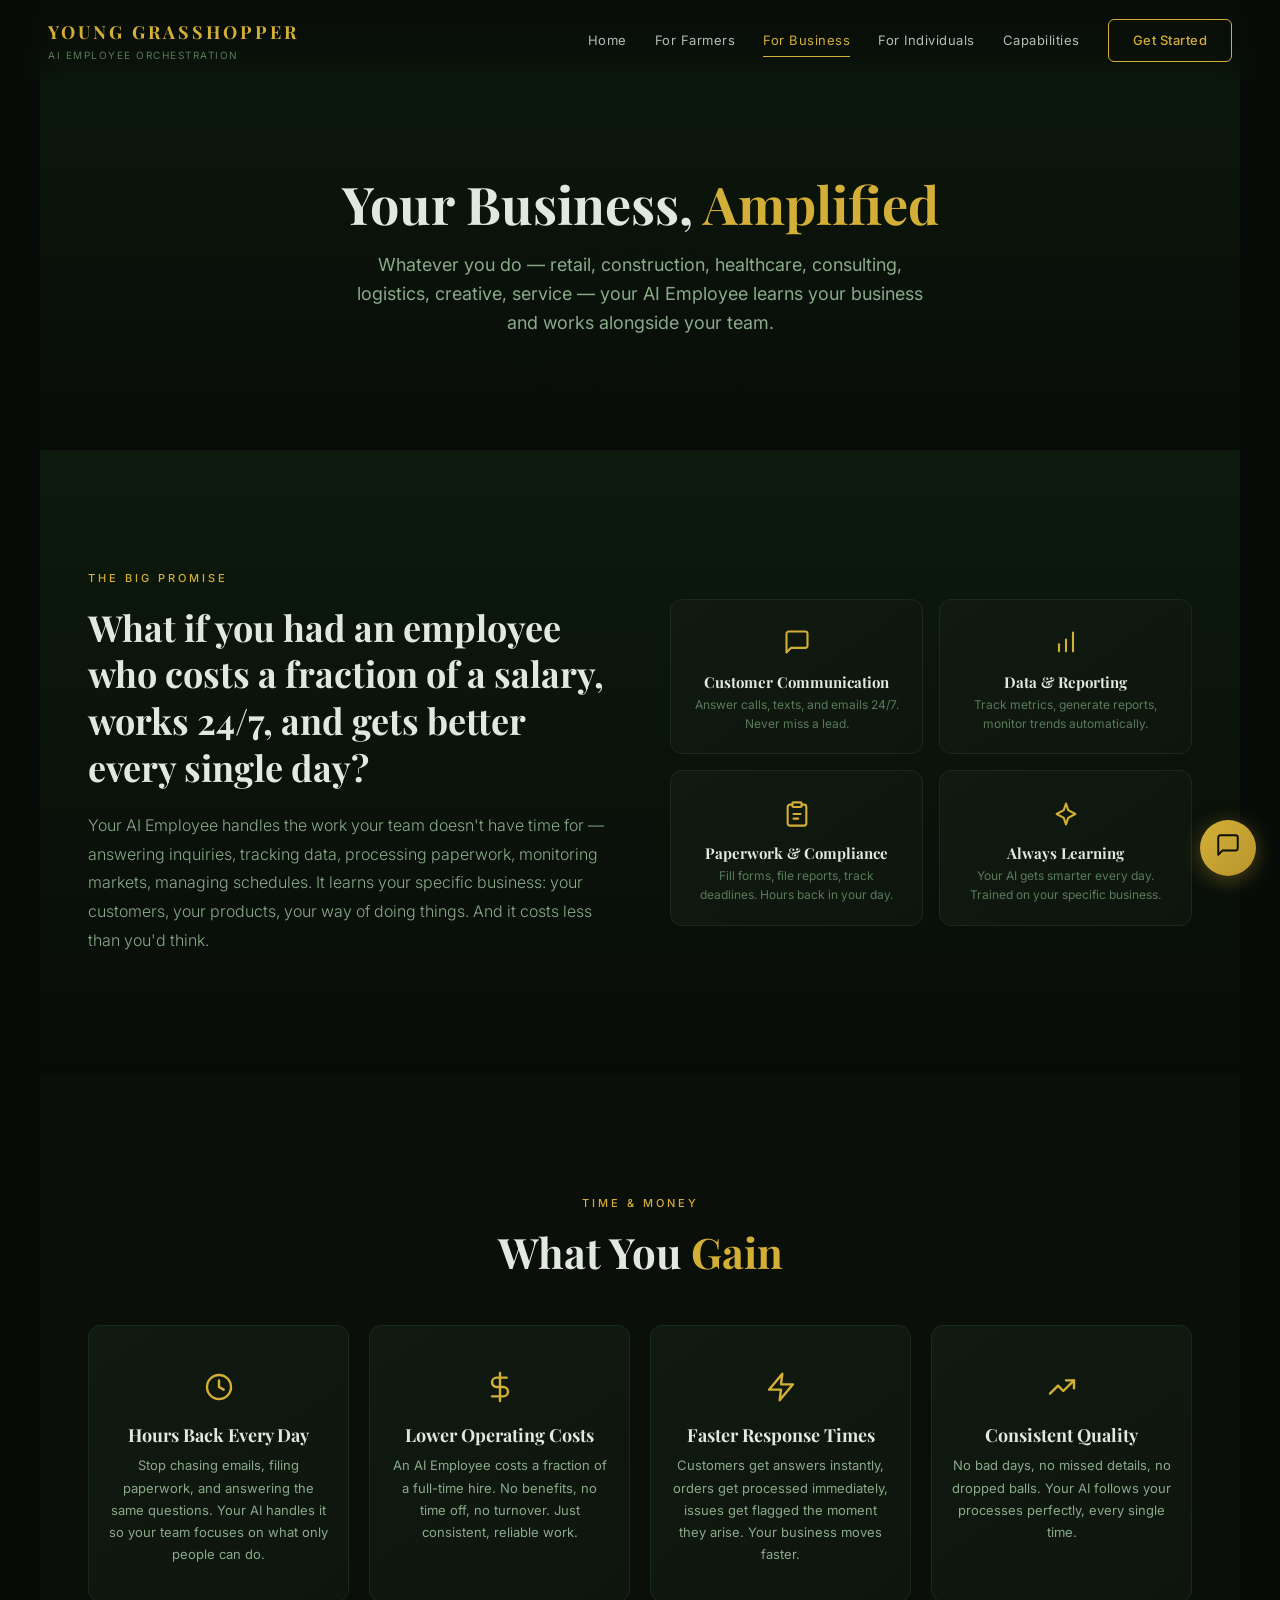
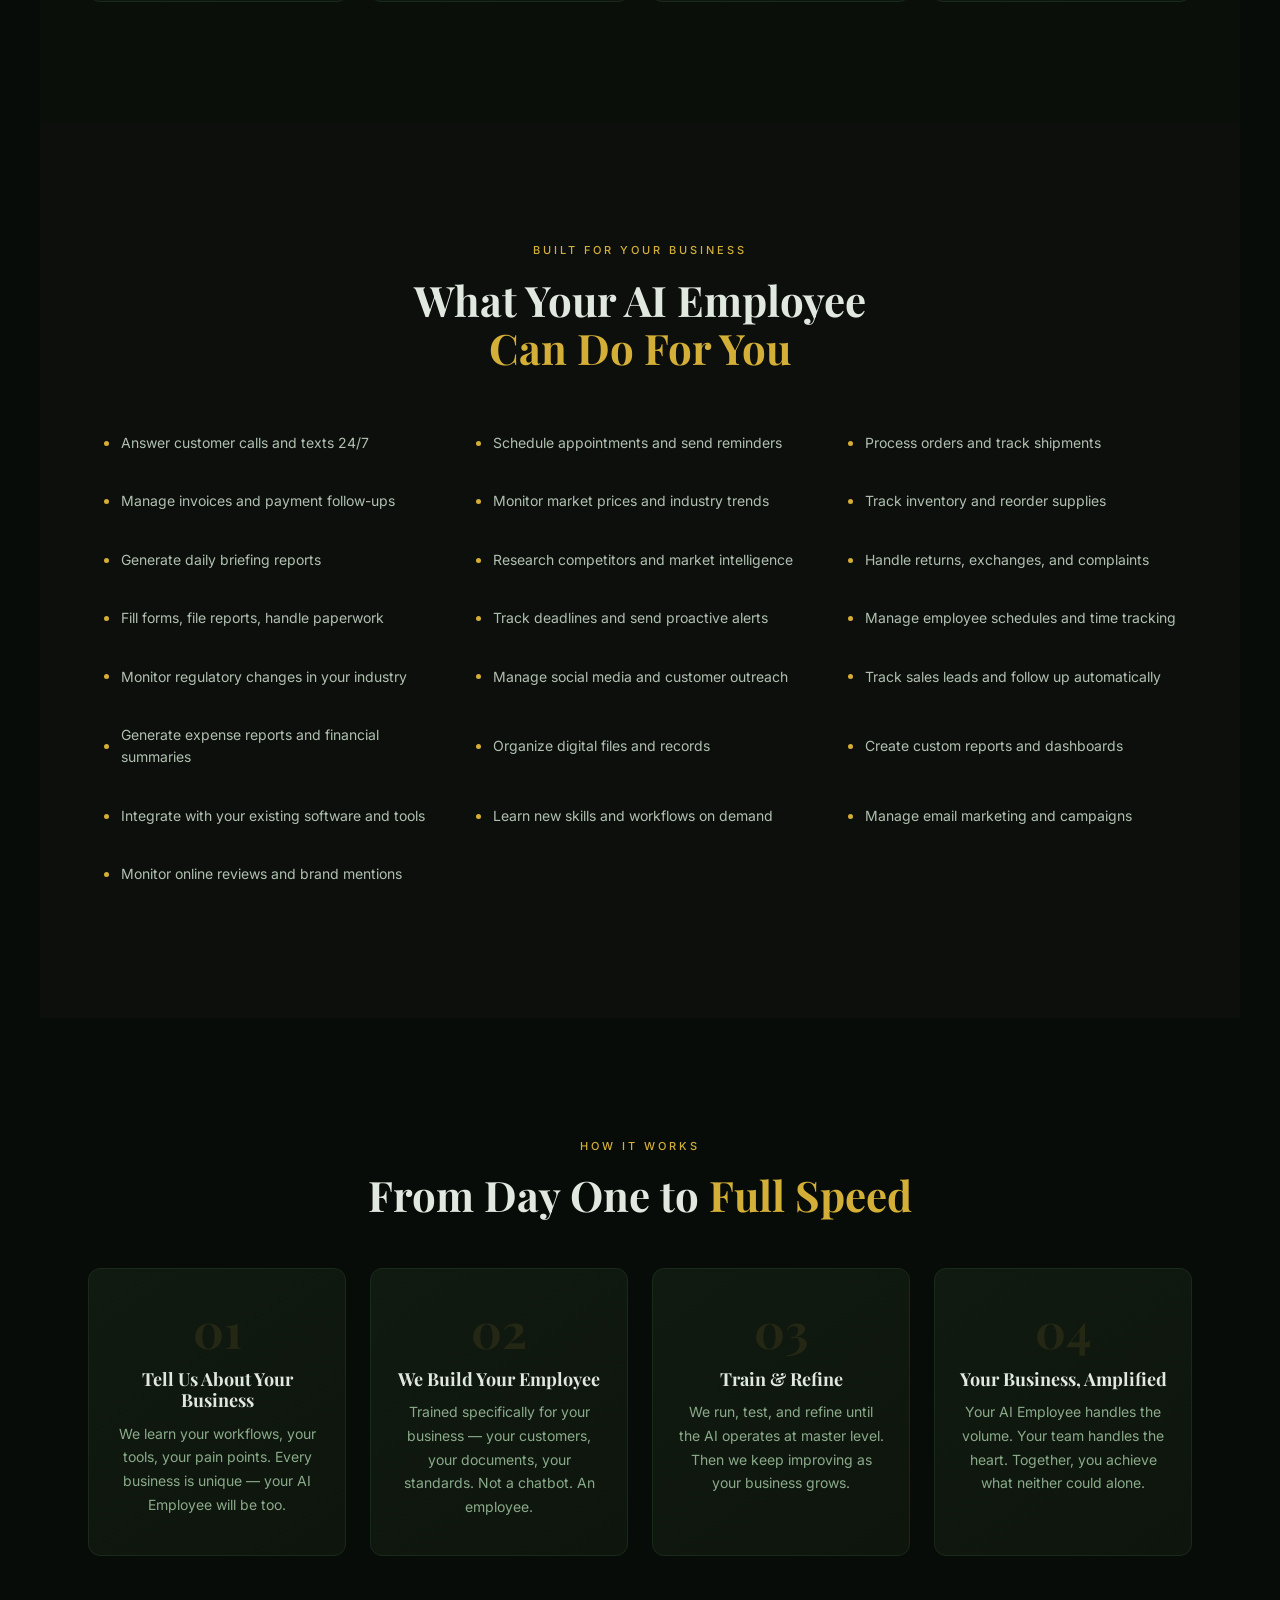
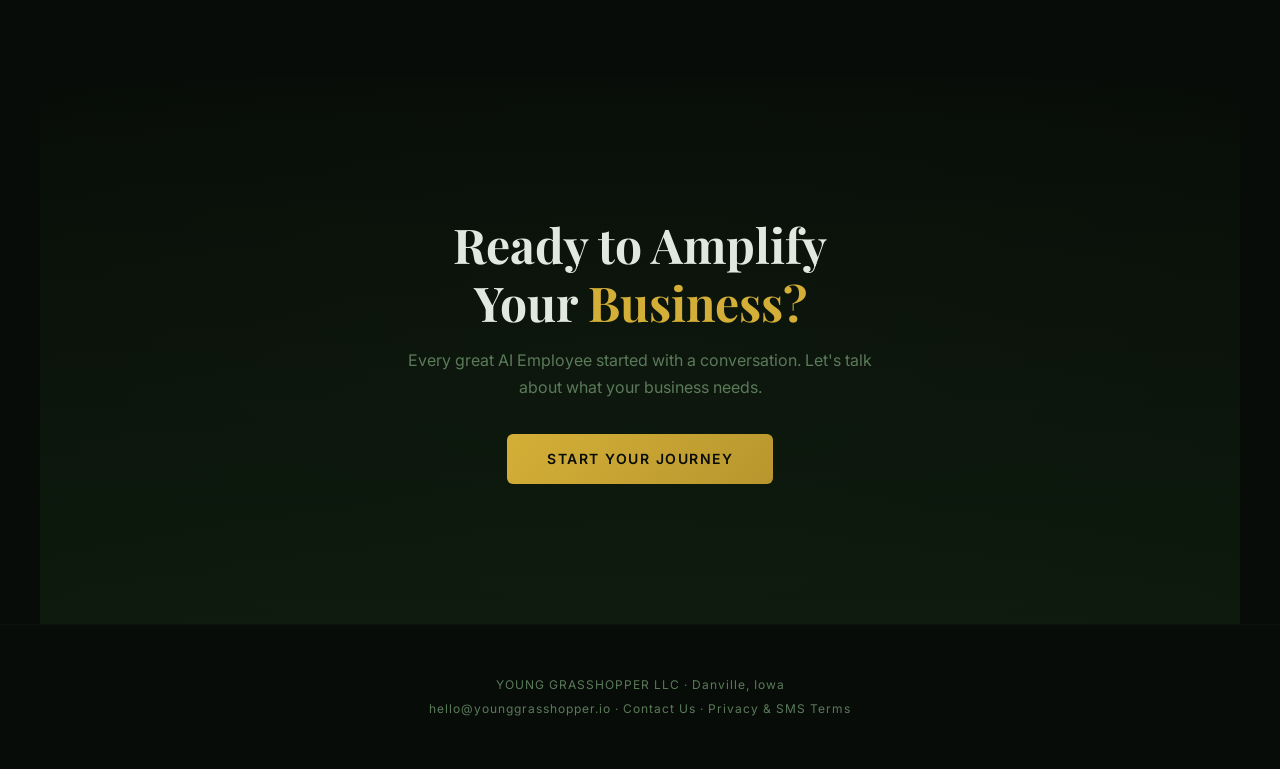
<file: for-business.html>
<!DOCTYPE html>
<html lang="en">
<head>
  <link rel="icon" href="brand-mark.png" type="image/png">
  <meta charset="UTF-8">
  <meta name="viewport" content="width=device-width, initial-scale=1.0">
  <title>For Business — Young Grasshopper</title>
  <link rel="preconnect" href="https://fonts.googleapis.com">
  <link rel="preconnect" href="https://fonts.gstatic.com" crossorigin>
  <link href="https://fonts.googleapis.com/css2?family=Playfair+Display:ital,wght@0,400;0,600;0,700;1,400&family=Inter:wght@300;400;500;600;700&family=Cormorant+Garamond:ital,wght@0,400;0,600;0,700;1,400&display=swap" rel="stylesheet">
  <link rel="stylesheet" href="css/styles.css">
  <style>
    .biz-promise { background: linear-gradient(180deg, #0d1a0d, var(--bg-primary)); }
    .biz-grid { display: grid; grid-template-columns: 1fr 1fr; gap: 60px; align-items: center; }
    .biz-benefits { display: grid; grid-template-columns: 1fr 1fr; gap: 16px; }
    .biz-benefit {
      background: linear-gradient(145deg, #111a11, #0d150d);
      border: 1px solid var(--border-card);
      border-radius: var(--radius-md);
      padding: 20px; text-align: center; transition: var(--transition);
    }
    .biz-benefit:hover { border-color: rgba(212, 175, 55, 0.2); transform: translateY(-2px); }
    .biz-benefit .icon { font-size: 28px; margin-bottom: 8px; }
    .biz-benefit h4 { font-size: 15px; margin-bottom: 4px; }
    .biz-benefit p { font-size: 12px; color: var(--text-dim); }

    .biz-savings { background: var(--bg-secondary); }
    .savings-grid { display: grid; grid-template-columns: repeat(4, 1fr); gap: 20px; margin-top: 48px; }
    .savings-card { text-align: center; padding: 36px 20px; }
    .savings-card .si { font-size: 32px; margin-bottom: 12px; }
    .savings-card h3 { font-size: 18px; margin-bottom: 8px; }
    .savings-card p { font-size: 13px; color: var(--text-muted); line-height: 1.7; }

    .biz-caps { background: #0d0f0d; }
    .caps-wide { display: grid; grid-template-columns: repeat(3, 1fr); gap: 12px; margin-top: 48px; }
    .cap-item {
      display: flex; align-items: center; gap: 12px; padding: 12px 16px;
      border-radius: var(--radius-sm); transition: var(--transition);
      font-size: 14px; color: var(--text-secondary);
    }
    .cap-item:hover { background: rgba(109, 163, 109, 0.05); color: var(--text-primary); }
    .cap-item .dot { width: 5px; height: 5px; background: var(--gold); border-radius: 50%; flex-shrink: 0; }

    .biz-steps { display: grid; grid-template-columns: repeat(4, 1fr); gap: 24px; margin-top: 48px; }
    .biz-step { text-align: center; padding: 36px 24px; }
    .biz-step .sn { font-family: 'Playfair Display', serif; font-size: 48px; font-weight: 700; color: rgba(212, 175, 55, 0.1); line-height: 1; margin-bottom: 16px; }
    .biz-step h3 { font-size: 18px; margin-bottom: 10px; }
    .biz-step p { font-size: 14px; color: var(--text-muted); line-height: 1.7; }

    @media (max-width: 768px) {
      .biz-grid { grid-template-columns: 1fr; gap: 40px; }
      .biz-benefits { grid-template-columns: 1fr; }
      .savings-grid, .biz-steps { grid-template-columns: 1fr; }
      .caps-wide { grid-template-columns: 1fr; }
    }
  </style>
</head>
<body>
  <nav class="nav">
    <a href="index.html" class="nav-logo">
      Young Grasshopper
      <small>AI Employee Orchestration</small>
    </a>
    <div class="nav-links">
      <a href="index.html">Home</a>
      <a href="for-farmers.html">For Farmers</a>
      <a href="for-business.html" class="active">For Business</a>
      <a href="for-individuals.html">For Individuals</a>
      <a href="capabilities.html">Capabilities</a>
      <a href="contact.html" class="btn-nav">Get Started</a>
    </div>
      <button class="mobile-menu-btn" aria-label="Toggle menu" onclick="toggleMobileMenu(event)">
      <svg width="26" height="26" viewBox="0 0 24 24" fill="none" stroke="currentColor" stroke-width="2" stroke-linecap="round" aria-hidden="true">
        <line x1="3" y1="6" x2="21" y2="6"/><line x1="3" y1="12" x2="21" y2="12"/><line x1="3" y1="18" x2="21" y2="18"/>
      </svg>
    </button>
  </nav>

  <section class="page-hero" style="background: linear-gradient(180deg, #0d1a0d, var(--bg-primary));">
    <div class="hero-bg-icon" aria-hidden="true"><img src="brand-mark.png" alt="" aria-hidden="true"></div>
    <h1>Your Business, <span class="gold">Amplified</span></h1>
    <p>Whatever you do — retail, construction, healthcare, consulting, logistics, creative, service — your AI Employee learns your business and works alongside your team.</p>
  </section>

  <section class="biz-promise">
    <div class="biz-grid">
      <div>
        <div class="section-label">The Big Promise</div>
        <h2 style="font-family: 'Playfair Display', serif; font-size: 36px; line-height: 1.3; margin-bottom: 20px;">What if you had an employee who costs a fraction of a salary, works 24/7, and gets better every single day?</h2>
        <p class="section-text">
          Your AI Employee handles the work your team doesn't have time for — answering inquiries, tracking data, processing paperwork, monitoring markets, managing schedules. It learns your specific business: your customers, your products, your way of doing things. And it costs less than you'd think.
        </p>
      </div>
      <div class="biz-benefits">
        <div class="biz-benefit">
          <div class="icon"><svg class="ic" aria-hidden="true"><use href="icons.svg#chat"></use></svg></div>
          <h4>Customer Communication</h4>
          <p>Answer calls, texts, and emails 24/7. Never miss a lead.</p>
        </div>
        <div class="biz-benefit">
          <div class="icon"><svg class="ic" aria-hidden="true"><use href="icons.svg#bars"></use></svg></div>
          <h4>Data & Reporting</h4>
          <p>Track metrics, generate reports, monitor trends automatically.</p>
        </div>
        <div class="biz-benefit">
          <div class="icon"><svg class="ic" aria-hidden="true"><use href="icons.svg#clip"></use></svg></div>
          <h4>Paperwork & Compliance</h4>
          <p>Fill forms, file reports, track deadlines. Hours back in your day.</p>
        </div>
        <div class="biz-benefit">
          <div class="icon"><svg class="ic" aria-hidden="true"><use href="icons.svg#spark"></use></svg></div>
          <h4>Always Learning</h4>
          <p>Your AI gets smarter every day. Trained on your specific business.</p>
        </div>
      </div>
    </div>
  </section>

  <section class="biz-savings">
    <div class="section-label" style="text-align:center;">Time & Money</div>
    <h2 class="section-title" style="text-align:center;">What You <span class="gold">Gain</span></h2>
    <div class="savings-grid">
      <div class="savings-card card">
        <div class="si"><svg class="ic" aria-hidden="true"><use href="icons.svg#clock"></use></svg></div>
        <h3>Hours Back Every Day</h3>
        <p>Stop chasing emails, filing paperwork, and answering the same questions. Your AI handles it so your team focuses on what only people can do.</p>
      </div>
      <div class="savings-card card">
        <div class="si"><svg class="ic" aria-hidden="true"><use href="icons.svg#money"></use></svg></div>
        <h3>Lower Operating Costs</h3>
        <p>An AI Employee costs a fraction of a full-time hire. No benefits, no time off, no turnover. Just consistent, reliable work.</p>
      </div>
      <div class="savings-card card">
        <div class="si"><svg class="ic" aria-hidden="true"><use href="icons.svg#bolt"></use></svg></div>
        <h3>Faster Response Times</h3>
        <p>Customers get answers instantly, orders get processed immediately, issues get flagged the moment they arise. Your business moves faster.</p>
      </div>
      <div class="savings-card card">
        <div class="si"><svg class="ic" aria-hidden="true"><use href="icons.svg#trend"></use></svg></div>
        <h3>Consistent Quality</h3>
        <p>No bad days, no missed details, no dropped balls. Your AI follows your processes perfectly, every single time.</p>
      </div>
    </div>
  </section>

  <section class="biz-caps">
    <div class="section-label" style="text-align:center;">Built for Your Business</div>
    <h2 class="section-title" style="text-align:center;">What Your AI Employee <br><span class="gold">Can Do For You</span></h2>
    <div class="caps-wide">
      <div class="cap-item"><span class="dot"></span> Answer customer calls and texts 24/7</div>
      <div class="cap-item"><span class="dot"></span> Schedule appointments and send reminders</div>
      <div class="cap-item"><span class="dot"></span> Process orders and track shipments</div>
      <div class="cap-item"><span class="dot"></span> Manage invoices and payment follow-ups</div>
      <div class="cap-item"><span class="dot"></span> Monitor market prices and industry trends</div>
      <div class="cap-item"><span class="dot"></span> Track inventory and reorder supplies</div>
      <div class="cap-item"><span class="dot"></span> Generate daily briefing reports</div>
      <div class="cap-item"><span class="dot"></span> Research competitors and market intelligence</div>
      <div class="cap-item"><span class="dot"></span> Handle returns, exchanges, and complaints</div>
      <div class="cap-item"><span class="dot"></span> Fill forms, file reports, handle paperwork</div>
      <div class="cap-item"><span class="dot"></span> Track deadlines and send proactive alerts</div>
      <div class="cap-item"><span class="dot"></span> Manage employee schedules and time tracking</div>
      <div class="cap-item"><span class="dot"></span> Monitor regulatory changes in your industry</div>
      <div class="cap-item"><span class="dot"></span> Manage social media and customer outreach</div>
      <div class="cap-item"><span class="dot"></span> Track sales leads and follow up automatically</div>
      <div class="cap-item"><span class="dot"></span> Generate expense reports and financial summaries</div>
      <div class="cap-item"><span class="dot"></span> Organize digital files and records</div>
      <div class="cap-item"><span class="dot"></span> Create custom reports and dashboards</div>
      <div class="cap-item"><span class="dot"></span> Integrate with your existing software and tools</div>
      <div class="cap-item"><span class="dot"></span> Learn new skills and workflows on demand</div>
      <div class="cap-item"><span class="dot"></span> Manage email marketing and campaigns</div>
      <div class="cap-item"><span class="dot"></span> Monitor online reviews and brand mentions</div>
    </div>
  </section>

  <section style="background: var(--bg-primary);">
    <div class="section-label" style="text-align:center;">How It Works</div>
    <h2 class="section-title" style="text-align:center;">From Day One to <span class="gold">Full Speed</span></h2>
    <div class="biz-steps">
      <div class="biz-step card">
        <div class="sn">01</div>
        <h3>Tell Us About Your Business</h3>
        <p>We learn your workflows, your tools, your pain points. Every business is unique — your AI Employee will be too.</p>
      </div>
      <div class="biz-step card">
        <div class="sn">02</div>
        <h3>We Build Your Employee</h3>
        <p>Trained specifically for your business — your customers, your documents, your standards. Not a chatbot. An employee.</p>
      </div>
      <div class="biz-step card">
        <div class="sn">03</div>
        <h3>Train & Refine</h3>
        <p>We run, test, and refine until the AI operates at master level. Then we keep improving as your business grows.</p>
      </div>
      <div class="biz-step card">
        <div class="sn">04</div>
        <h3>Your Business, Amplified</h3>
        <p>Your AI Employee handles the volume. Your team handles the heart. Together, you achieve what neither could alone.</p>
      </div>
    </div>
  </section>

  <section class="cta-section">
    <h2>Ready to Amplify<br>Your <span class="gold">Business?</span></h2>
    <p>Every great AI Employee started with a conversation. Let's talk about what your business needs.</p>
    <a href="contact.html" class="btn-primary">Start Your Journey</a>
  </section>

  <footer>
    <p>YOUNG GRASSHOPPER LLC · Danville, Iowa</p>
    <p><a href="mailto:hello@younggrasshopper.io">hello@younggrasshopper.io</a> · <a href="contact.html">Contact Us</a> · <a href="privacy.html">Privacy &amp; SMS Terms</a></p>
  </footer>

  <script>
    document.querySelectorAll('.fade-up, .scroll-reveal').forEach(el => {
      new IntersectionObserver((entries) => {
        entries.forEach(e => { if (e.isIntersecting) e.target.classList.add('visible'); });
      }, { threshold: 0.1 }).observe(el);
    });
  
    // ── Mobile menu toggle ──
    function toggleMobileMenu(ev) {
      if (ev) ev.stopPropagation();
      document.querySelector('.nav').classList.toggle('menu-open');
    }
    document.querySelectorAll('.nav-links a').forEach(a => {
      a.addEventListener('click', () => {
        document.querySelector('.nav').classList.remove('menu-open');
      });
    });
</script>
<script src="js/chat-widget.js"></script>
</body>
</html>
</file>
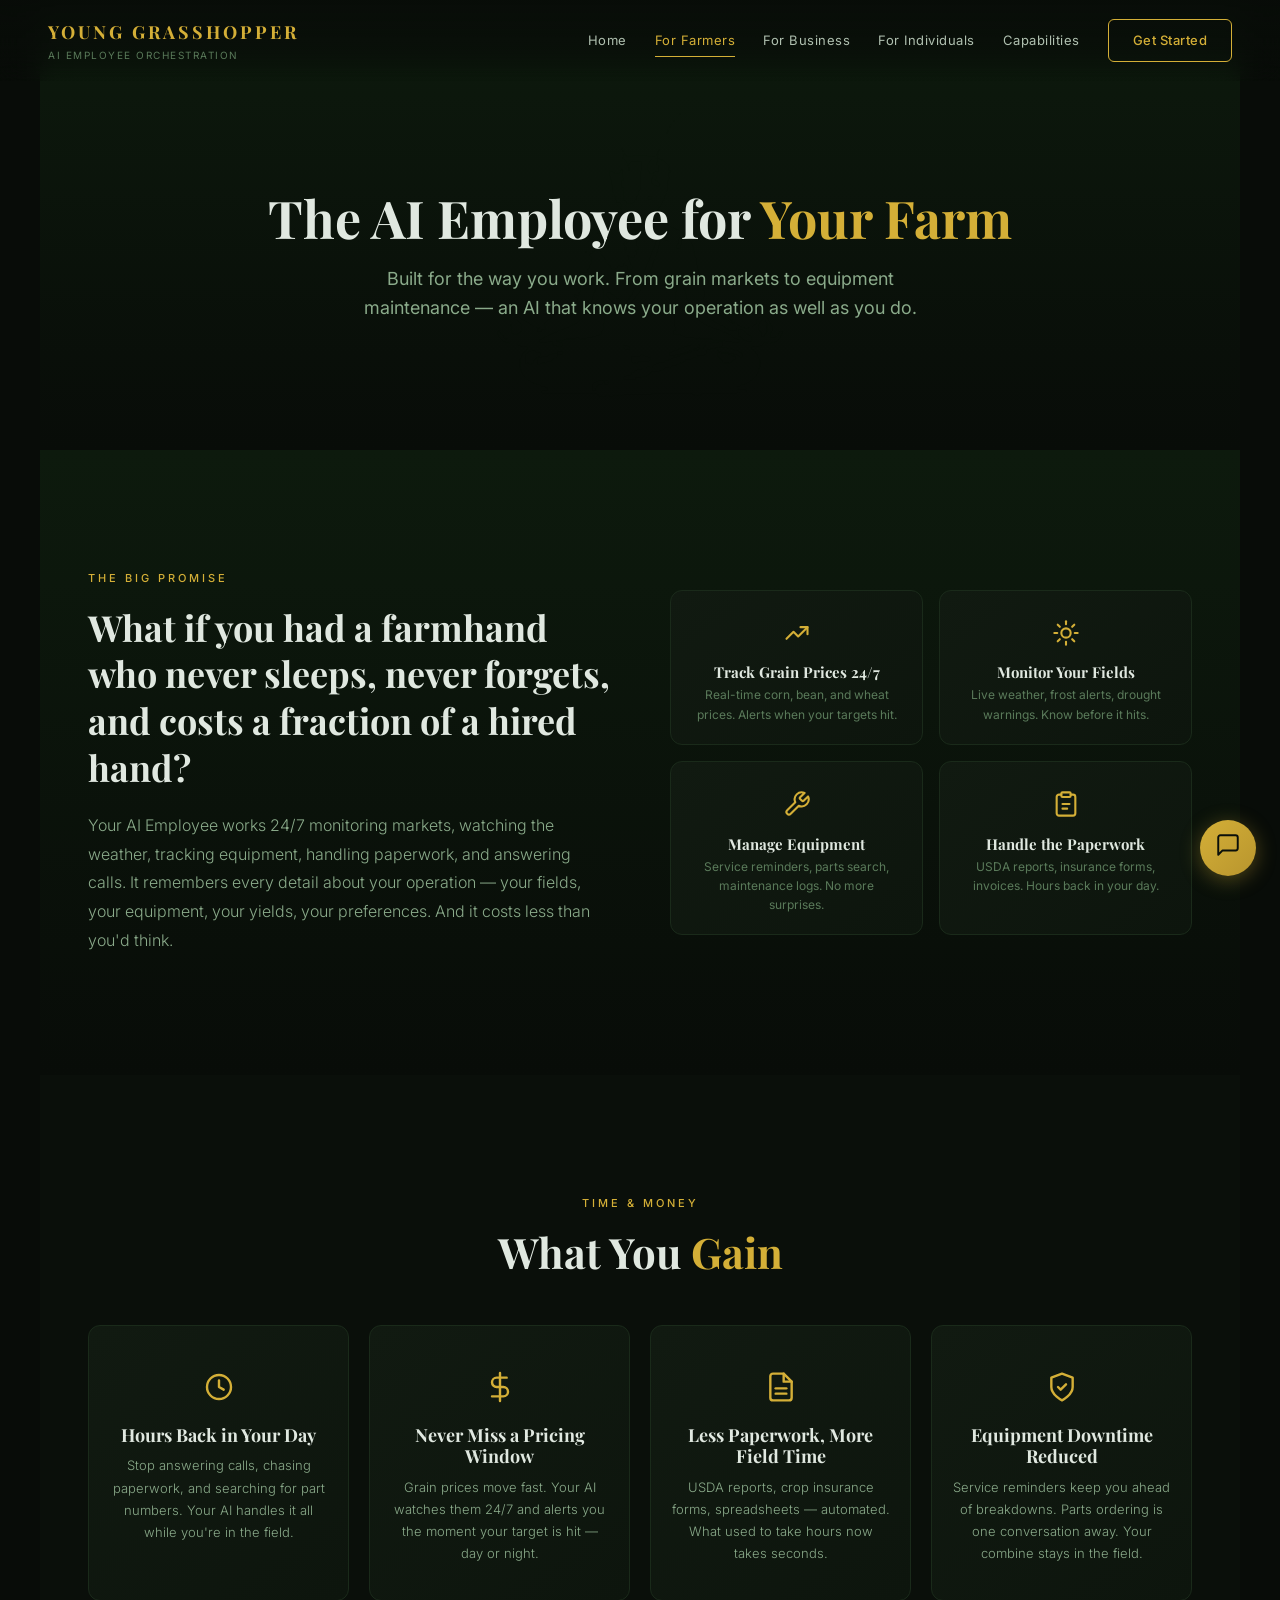
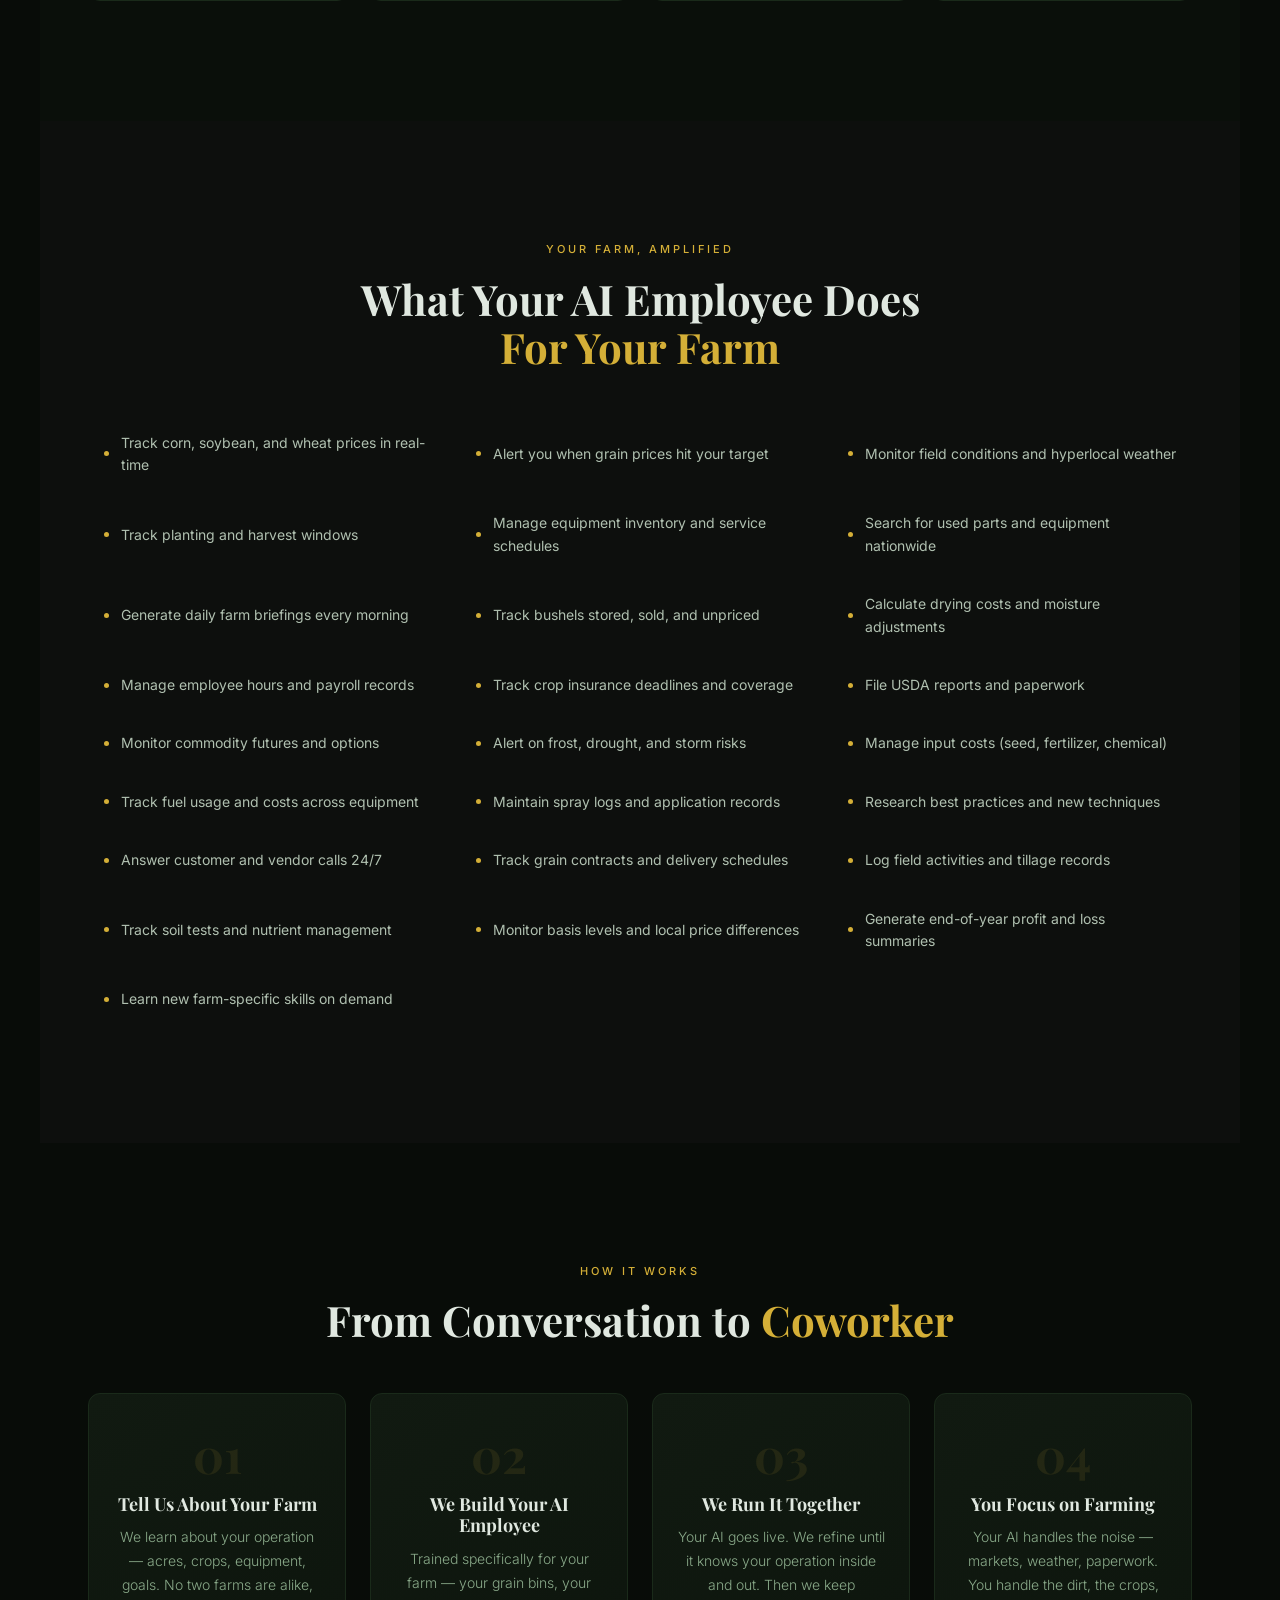
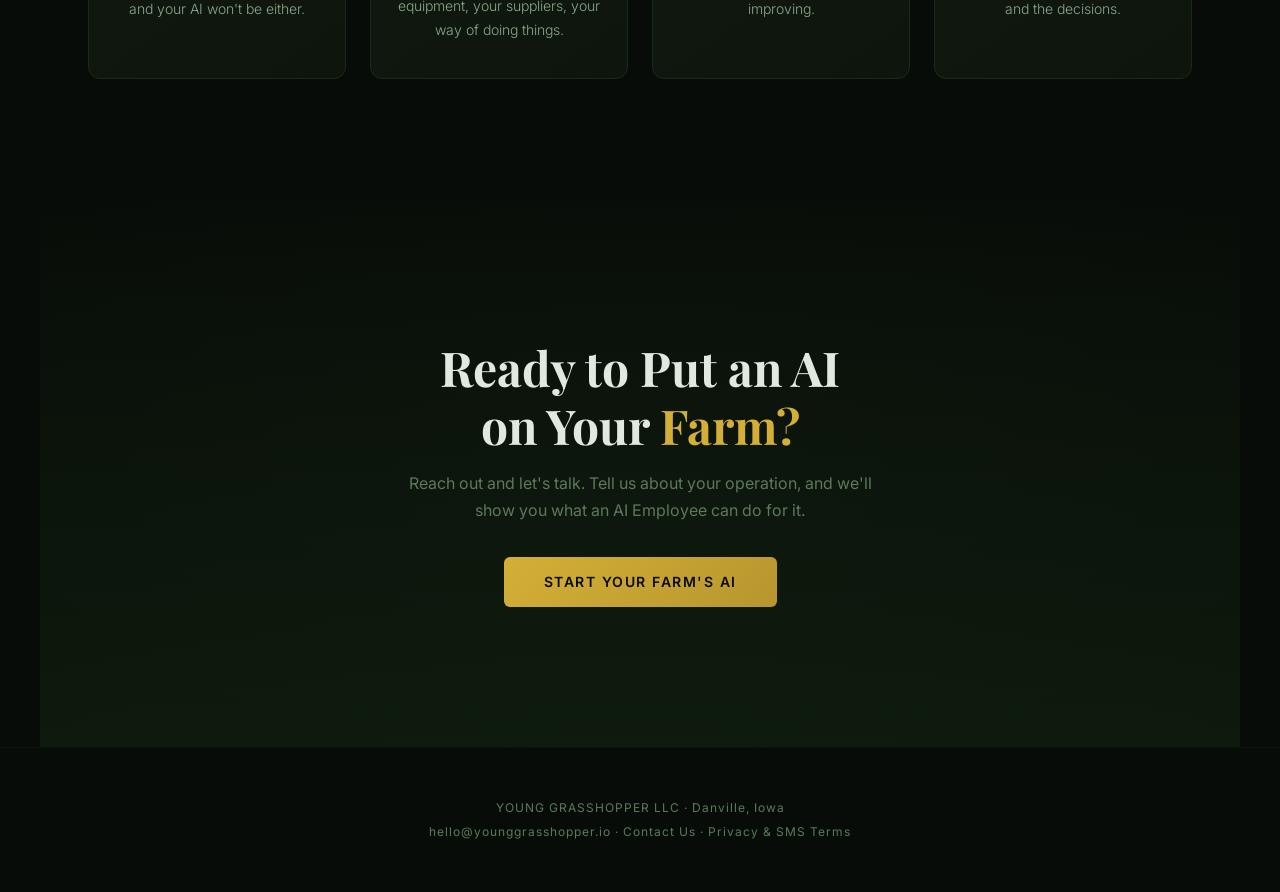
<file: for-farmers.html>
<!DOCTYPE html>
<html lang="en">
<head>
  <link rel="icon" href="brand-mark.png" type="image/png">
  <meta charset="UTF-8">
  <meta name="viewport" content="width=device-width, initial-scale=1.0">
  <title>For Farmers — Young Grasshopper</title>
  <link rel="preconnect" href="https://fonts.googleapis.com">
  <link rel="preconnect" href="https://fonts.gstatic.com" crossorigin>
  <link href="https://fonts.googleapis.com/css2?family=Playfair+Display:ital,wght@0,400;0,600;0,700;1,400&family=Inter:wght@300;400;500;600;700&family=Cormorant+Garamond:ital,wght@0,400;0,600;0,700;1,400&display=swap" rel="stylesheet">
  <link rel="stylesheet" href="css/styles.css">
  <style>
    /* ═══ BIG PROMISE ═══ */
    .promise-section { background: linear-gradient(180deg, #0d1a0d, var(--bg-primary)); }
    .promise-grid {
      display: grid;
      grid-template-columns: 1fr 1fr;
      gap: 60px;
      align-items: center;
    }
    .promise-headline {
      font-family: 'Playfair Display', Georgia, serif;
      font-size: 36px;
      line-height: 1.3;
      margin-bottom: 20px;
    }
    .promise-benefits {
      display: grid;
      grid-template-columns: 1fr 1fr;
      gap: 16px;
    }
    .promise-benefit {
      background: linear-gradient(145deg, #111a11, #0d150d);
      border: 1px solid var(--border-card);
      border-radius: var(--radius-md);
      padding: 20px;
      text-align: center;
      transition: var(--transition);
    }
    .promise-benefit:hover {
      border-color: rgba(212, 175, 55, 0.2);
      transform: translateY(-2px);
    }
    .promise-benefit .icon { font-size: 28px; margin-bottom: 8px; }
    .promise-benefit h4 { font-size: 15px; margin-bottom: 4px; }
    .promise-benefit p { font-size: 12px; color: var(--text-dim); }

    /* ═══ SAVINGS SECTION ═══ */
    .savings-section { background: var(--bg-secondary); }
    .savings-grid {
      display: grid;
      grid-template-columns: repeat(4, 1fr);
      gap: 20px;
      margin-top: 48px;
    }
    .savings-card {
      text-align: center;
      padding: 36px 20px;
    }
    .savings-card .s-icon { font-size: 32px; margin-bottom: 12px; }
    .savings-card h3 { font-size: 18px; margin-bottom: 8px; }
    .savings-card p { font-size: 13px; color: var(--text-muted); line-height: 1.7; font-weight: 300; }

    /* ═══ FARMER CAPABILITIES ═══ */
    .farm-caps-section { background: #0d0f0d; }
    .farm-caps-grid {
      display: grid;
      grid-template-columns: repeat(3, 1fr);
      gap: 12px;
      margin-top: 48px;
    }
    .farm-cap-item {
      display: flex;
      align-items: center;
      gap: 12px;
      padding: 12px 16px;
      border-radius: var(--radius-sm);
      transition: var(--transition);
      font-size: 14px;
      color: var(--text-secondary);
    }
    .farm-cap-item:hover {
      background: rgba(109, 163, 109, 0.05);
      color: var(--text-primary);
    }
    .farm-cap-item .bullet {
      width: 5px; height: 5px;
      background: var(--gold);
      border-radius: 50%;
      flex-shrink: 0;
    }

    /* ═══ HOW IT WORKS (farmers) ═══ */
    .farm-how-section { background: var(--bg-primary); }
    .farm-steps-grid {
      display: grid;
      grid-template-columns: repeat(4, 1fr);
      gap: 24px;
      margin-top: 48px;
    }
    .farm-step-card {
      text-align: center;
      padding: 36px 24px;
    }
    .farm-step-card .step-num {
      font-family: 'Playfair Display', Georgia, serif;
      font-size: 48px;
      font-weight: 700;
      color: rgba(212, 175, 55, 0.1);
      margin-bottom: 16px;
      line-height: 1;
    }
    .farm-step-card h3 { font-size: 18px; margin-bottom: 10px; }
    .farm-step-card p { font-size: 14px; color: var(--text-muted); line-height: 1.7; font-weight: 300; }

    /* ═══ RESPONSIVE ═══ */
    @media (max-width: 768px) {
      .promise-grid { grid-template-columns: 1fr; gap: 40px; }
      .promise-benefits { grid-template-columns: 1fr; }
      .promise-headline { font-size: 26px; }
      .savings-grid, .farm-steps-grid { grid-template-columns: 1fr; }
      .farm-caps-grid { grid-template-columns: 1fr; }
    }
  </style>
</head>
<body>
  <!-- ═══ Navigation ═══ -->
  <nav class="nav">
    <a href="index.html" class="nav-logo">
      Young Grasshopper
      <small>AI Employee Orchestration</small>
    </a>
    <div class="nav-links">
      <a href="index.html">Home</a>
      <a href="for-farmers.html" class="active">For Farmers</a>
      <a href="for-business.html">For Business</a>
      <a href="for-individuals.html">For Individuals</a>
      <a href="capabilities.html">Capabilities</a>
      <a href="contact.html" class="btn-nav">Get Started</a>
    </div>
      <button class="mobile-menu-btn" aria-label="Toggle menu" onclick="toggleMobileMenu(event)">
      <svg width="26" height="26" viewBox="0 0 24 24" fill="none" stroke="currentColor" stroke-width="2" stroke-linecap="round" aria-hidden="true">
        <line x1="3" y1="6" x2="21" y2="6"/><line x1="3" y1="12" x2="21" y2="12"/><line x1="3" y1="18" x2="21" y2="18"/>
      </svg>
    </button>
  </nav>

  <!-- ═══ Page Hero ═══ -->
  <section class="page-hero">
    <div class="hero-bg-icon" aria-hidden="true"><img src="brand-mark.png" alt="" aria-hidden="true"></div>
    <h1>The AI Employee for <span class="gold">Your Farm</span></h1>
    <p>Built for the way you work. From grain markets to equipment maintenance — an AI that knows your operation as well as you do.</p>
  </section>

  <!-- ═══ The Big Promise ═══ -->
  <section class="promise-section">
    <div class="promise-grid">
      <div>
        <div class="section-label">The Big Promise</div>
        <h2 class="promise-headline">What if you had a farmhand who never sleeps, never forgets, and costs a fraction of a hired hand?</h2>
        <p class="section-text">
          Your AI Employee works 24/7 monitoring markets, watching the weather, tracking equipment, handling paperwork, and answering calls. It remembers every detail about your operation — your fields, your equipment, your yields, your preferences. And it costs less than you'd think.
        </p>
      </div>
      <div class="promise-benefits">
        <div class="promise-benefit">
          <div class="icon"><svg class="ic" aria-hidden="true"><use href="icons.svg#trend"></use></svg></div>
          <h4>Track Grain Prices 24/7</h4>
          <p>Real-time corn, bean, and wheat prices. Alerts when your targets hit.</p>
        </div>
        <div class="promise-benefit">
          <div class="icon"><svg class="ic" aria-hidden="true"><use href="icons.svg#sun"></use></svg></div>
          <h4>Monitor Your Fields</h4>
          <p>Live weather, frost alerts, drought warnings. Know before it hits.</p>
        </div>
        <div class="promise-benefit">
          <div class="icon"><svg class="ic" aria-hidden="true"><use href="icons.svg#wrench"></use></svg></div>
          <h4>Manage Equipment</h4>
          <p>Service reminders, parts search, maintenance logs. No more surprises.</p>
        </div>
        <div class="promise-benefit">
          <div class="icon"><svg class="ic" aria-hidden="true"><use href="icons.svg#clip"></use></svg></div>
          <h4>Handle the Paperwork</h4>
          <p>USDA reports, insurance forms, invoices. Hours back in your day.</p>
        </div>
      </div>
    </div>
  </section>

  <!-- ═══ Time & Money Savings ═══ -->
  <section class="savings-section">
    <div class="section-label" style="text-align:center;">Time & Money</div>
    <h2 class="section-title" style="text-align:center;">What You <span class="gold">Gain</span></h2>
    <div class="savings-grid">
      <div class="savings-card card">
        <div class="s-icon"><svg class="ic" aria-hidden="true"><use href="icons.svg#clock"></use></svg></div>
        <h3>Hours Back in Your Day</h3>
        <p>Stop answering calls, chasing paperwork, and searching for part numbers. Your AI handles it all while you're in the field.</p>
      </div>
      <div class="savings-card card">
        <div class="s-icon"><svg class="ic" aria-hidden="true"><use href="icons.svg#money"></use></svg></div>
        <h3>Never Miss a Pricing Window</h3>
        <p>Grain prices move fast. Your AI watches them 24/7 and alerts you the moment your target is hit — day or night.</p>
      </div>
      <div class="savings-card card">
        <div class="s-icon"><svg class="ic" aria-hidden="true"><use href="icons.svg#file"></use></svg></div>
        <h3>Less Paperwork, More Field Time</h3>
        <p>USDA reports, crop insurance forms, spreadsheets — automated. What used to take hours now takes seconds.</p>
      </div>
      <div class="savings-card card">
        <div class="s-icon"><svg class="ic" aria-hidden="true"><use href="icons.svg#shield"></use></svg></div>
        <h3>Equipment Downtime Reduced</h3>
        <p>Service reminders keep you ahead of breakdowns. Parts ordering is one conversation away. Your combine stays in the field.</p>
      </div>
    </div>
  </section>

  <!-- ═══ Farmer Capabilities ═══ -->
  <section class="farm-caps-section">
    <div class="section-label" style="text-align:center;">Your Farm, Amplified</div>
    <h2 class="section-title" style="text-align:center;">What Your AI Employee Does <br><span class="gold">For Your Farm</span></h2>
    <div class="farm-caps-grid">
      <div class="farm-cap-item"><span class="bullet"></span> Track corn, soybean, and wheat prices in real-time</div>
      <div class="farm-cap-item"><span class="bullet"></span> Alert you when grain prices hit your target</div>
      <div class="farm-cap-item"><span class="bullet"></span> Monitor field conditions and hyperlocal weather</div>
      <div class="farm-cap-item"><span class="bullet"></span> Track planting and harvest windows</div>
      <div class="farm-cap-item"><span class="bullet"></span> Manage equipment inventory and service schedules</div>
      <div class="farm-cap-item"><span class="bullet"></span> Search for used parts and equipment nationwide</div>
      <div class="farm-cap-item"><span class="bullet"></span> Generate daily farm briefings every morning</div>
      <div class="farm-cap-item"><span class="bullet"></span> Track bushels stored, sold, and unpriced</div>
      <div class="farm-cap-item"><span class="bullet"></span> Calculate drying costs and moisture adjustments</div>
      <div class="farm-cap-item"><span class="bullet"></span> Manage employee hours and payroll records</div>
      <div class="farm-cap-item"><span class="bullet"></span> Track crop insurance deadlines and coverage</div>
      <div class="farm-cap-item"><span class="bullet"></span> File USDA reports and paperwork</div>
      <div class="farm-cap-item"><span class="bullet"></span> Monitor commodity futures and options</div>
      <div class="farm-cap-item"><span class="bullet"></span> Alert on frost, drought, and storm risks</div>
      <div class="farm-cap-item"><span class="bullet"></span> Manage input costs (seed, fertilizer, chemical)</div>
      <div class="farm-cap-item"><span class="bullet"></span> Track fuel usage and costs across equipment</div>
      <div class="farm-cap-item"><span class="bullet"></span> Maintain spray logs and application records</div>
      <div class="farm-cap-item"><span class="bullet"></span> Research best practices and new techniques</div>
      <div class="farm-cap-item"><span class="bullet"></span> Answer customer and vendor calls 24/7</div>
      <div class="farm-cap-item"><span class="bullet"></span> Track grain contracts and delivery schedules</div>
      <div class="farm-cap-item"><span class="bullet"></span> Log field activities and tillage records</div>
      <div class="farm-cap-item"><span class="bullet"></span> Track soil tests and nutrient management</div>
      <div class="farm-cap-item"><span class="bullet"></span> Monitor basis levels and local price differences</div>
      <div class="farm-cap-item"><span class="bullet"></span> Generate end-of-year profit and loss summaries</div>
      <div class="farm-cap-item"><span class="bullet"></span> Learn new farm-specific skills on demand</div>
    </div>
  </section>

  <!-- ═══ How It Works ═══ -->
  <section class="farm-how-section">
    <div class="section-label" style="text-align:center;">How It Works</div>
    <h2 class="section-title" style="text-align:center;">From Conversation to <span class="gold">Coworker</span></h2>
    <div class="farm-steps-grid">
      <div class="farm-step-card card">
        <div class="step-num">01</div>
        <h3>Tell Us About Your Farm</h3>
        <p>We learn about your operation — acres, crops, equipment, goals. No two farms are alike, and your AI won't be either.</p>
      </div>
      <div class="farm-step-card card">
        <div class="step-num">02</div>
        <h3>We Build Your AI Employee</h3>
        <p>Trained specifically for your farm — your grain bins, your equipment, your suppliers, your way of doing things.</p>
      </div>
      <div class="farm-step-card card">
        <div class="step-num">03</div>
        <h3>We Run It Together</h3>
        <p>Your AI goes live. We refine until it knows your operation inside and out. Then we keep improving.</p>
      </div>
      <div class="farm-step-card card">
        <div class="step-num">04</div>
        <h3>You Focus on Farming</h3>
        <p>Your AI handles the noise — markets, weather, paperwork. You handle the dirt, the crops, and the decisions.</p>
      </div>
    </div>
  </section>

  <!-- ═══ CTA ═══ -->
  <section class="cta-section">
    <h2>Ready to Put an AI<br>on Your <span class="gold">Farm?</span></h2>
    <p>Reach out and let's talk. Tell us about your operation, and we'll show you what an AI Employee can do for it.</p>
    <a href="contact.html" class="btn-primary">Start Your Farm's AI</a>
  </section>

  <!-- ═══ Footer ═══ -->
  <footer>
    <p>YOUNG GRASSHOPPER LLC · Danville, Iowa</p>
    <p><a href="mailto:hello@younggrasshopper.io">hello@younggrasshopper.io</a> · <a href="contact.html">Contact Us</a> · <a href="privacy.html">Privacy &amp; SMS Terms</a></p>
  </footer>

  <script>
    // ── Scroll reveal ──
    document.querySelectorAll('.fade-up, .scroll-reveal').forEach(el => {
      new IntersectionObserver((entries) => {
        entries.forEach(e => { if (e.isIntersecting) e.target.classList.add('visible'); });
      }, { threshold: 0.1 }).observe(el);
    });
  
    // ── Mobile menu toggle ──
    function toggleMobileMenu(ev) {
      if (ev) ev.stopPropagation();
      document.querySelector('.nav').classList.toggle('menu-open');
    }
    document.querySelectorAll('.nav-links a').forEach(a => {
      a.addEventListener('click', () => {
        document.querySelector('.nav').classList.remove('menu-open');
      });
    });
</script>
<script src="js/chat-widget.js"></script>
</body>
</html>
</file>
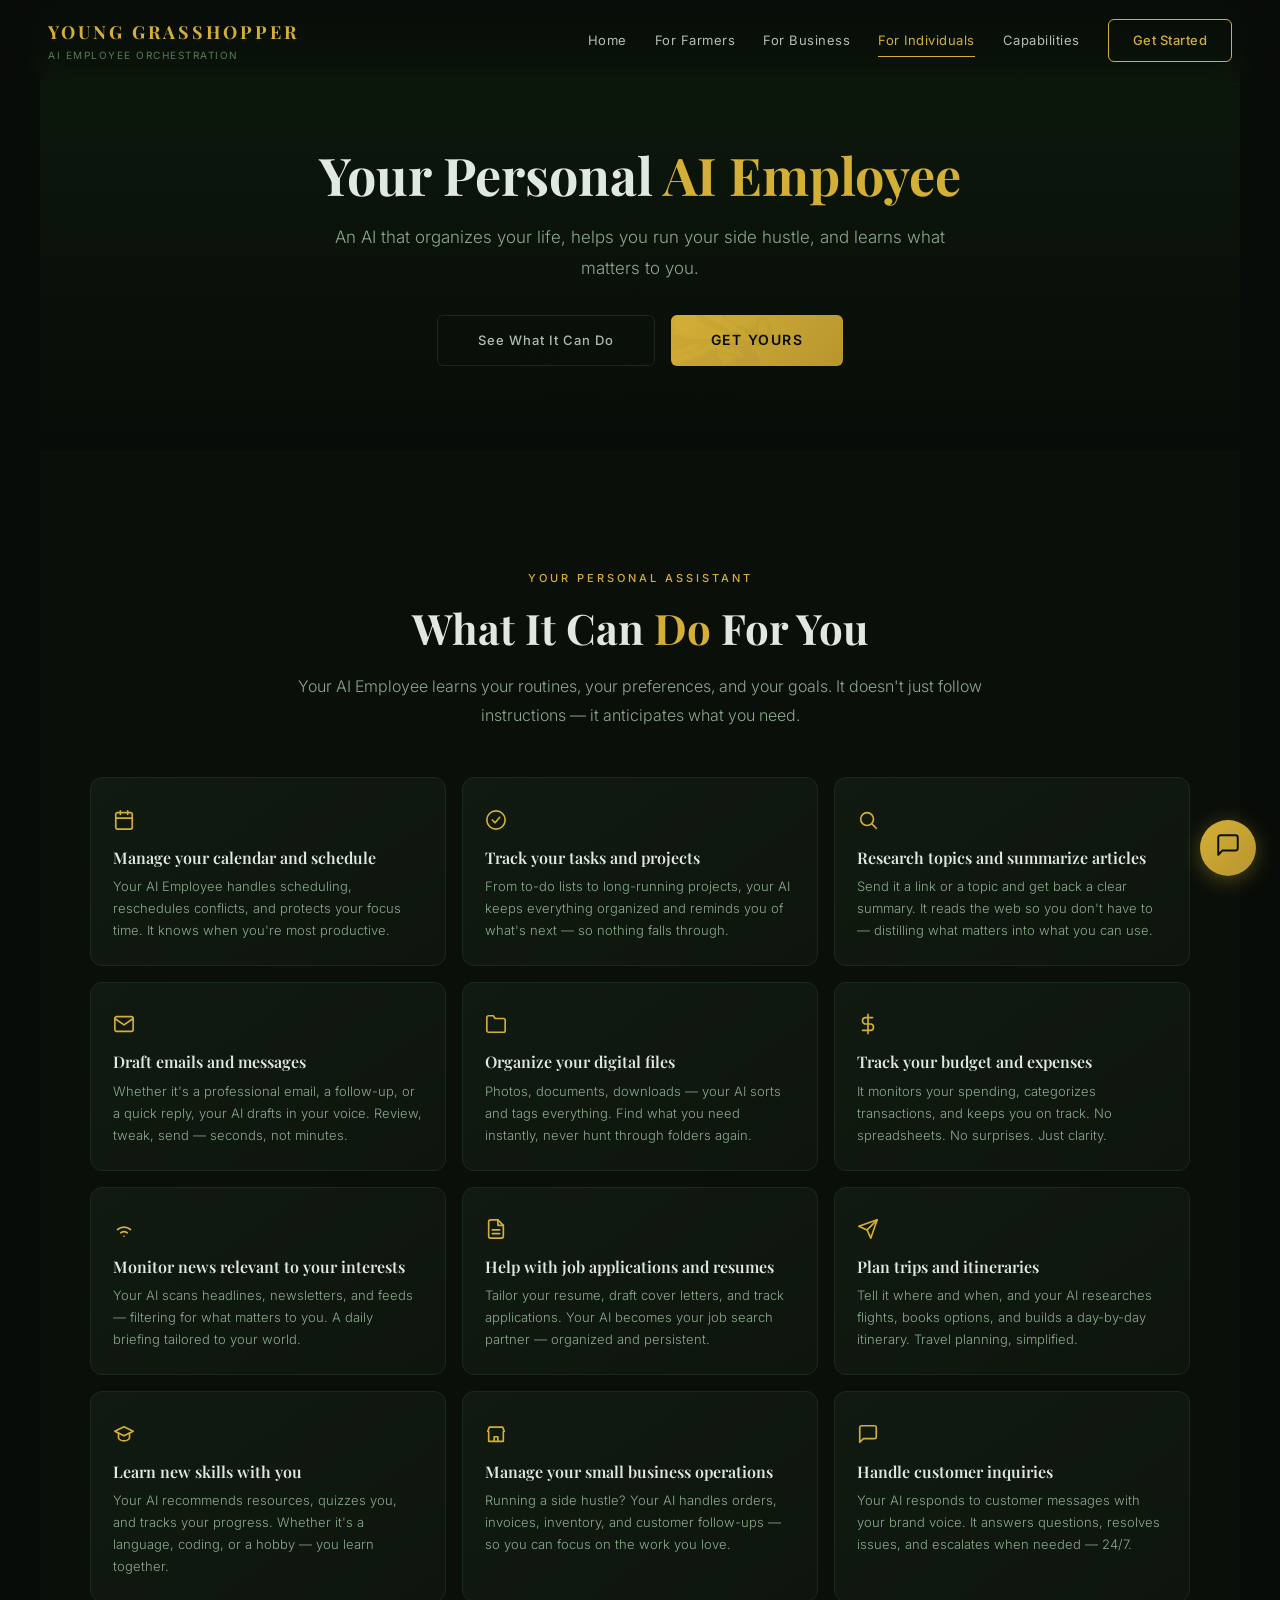
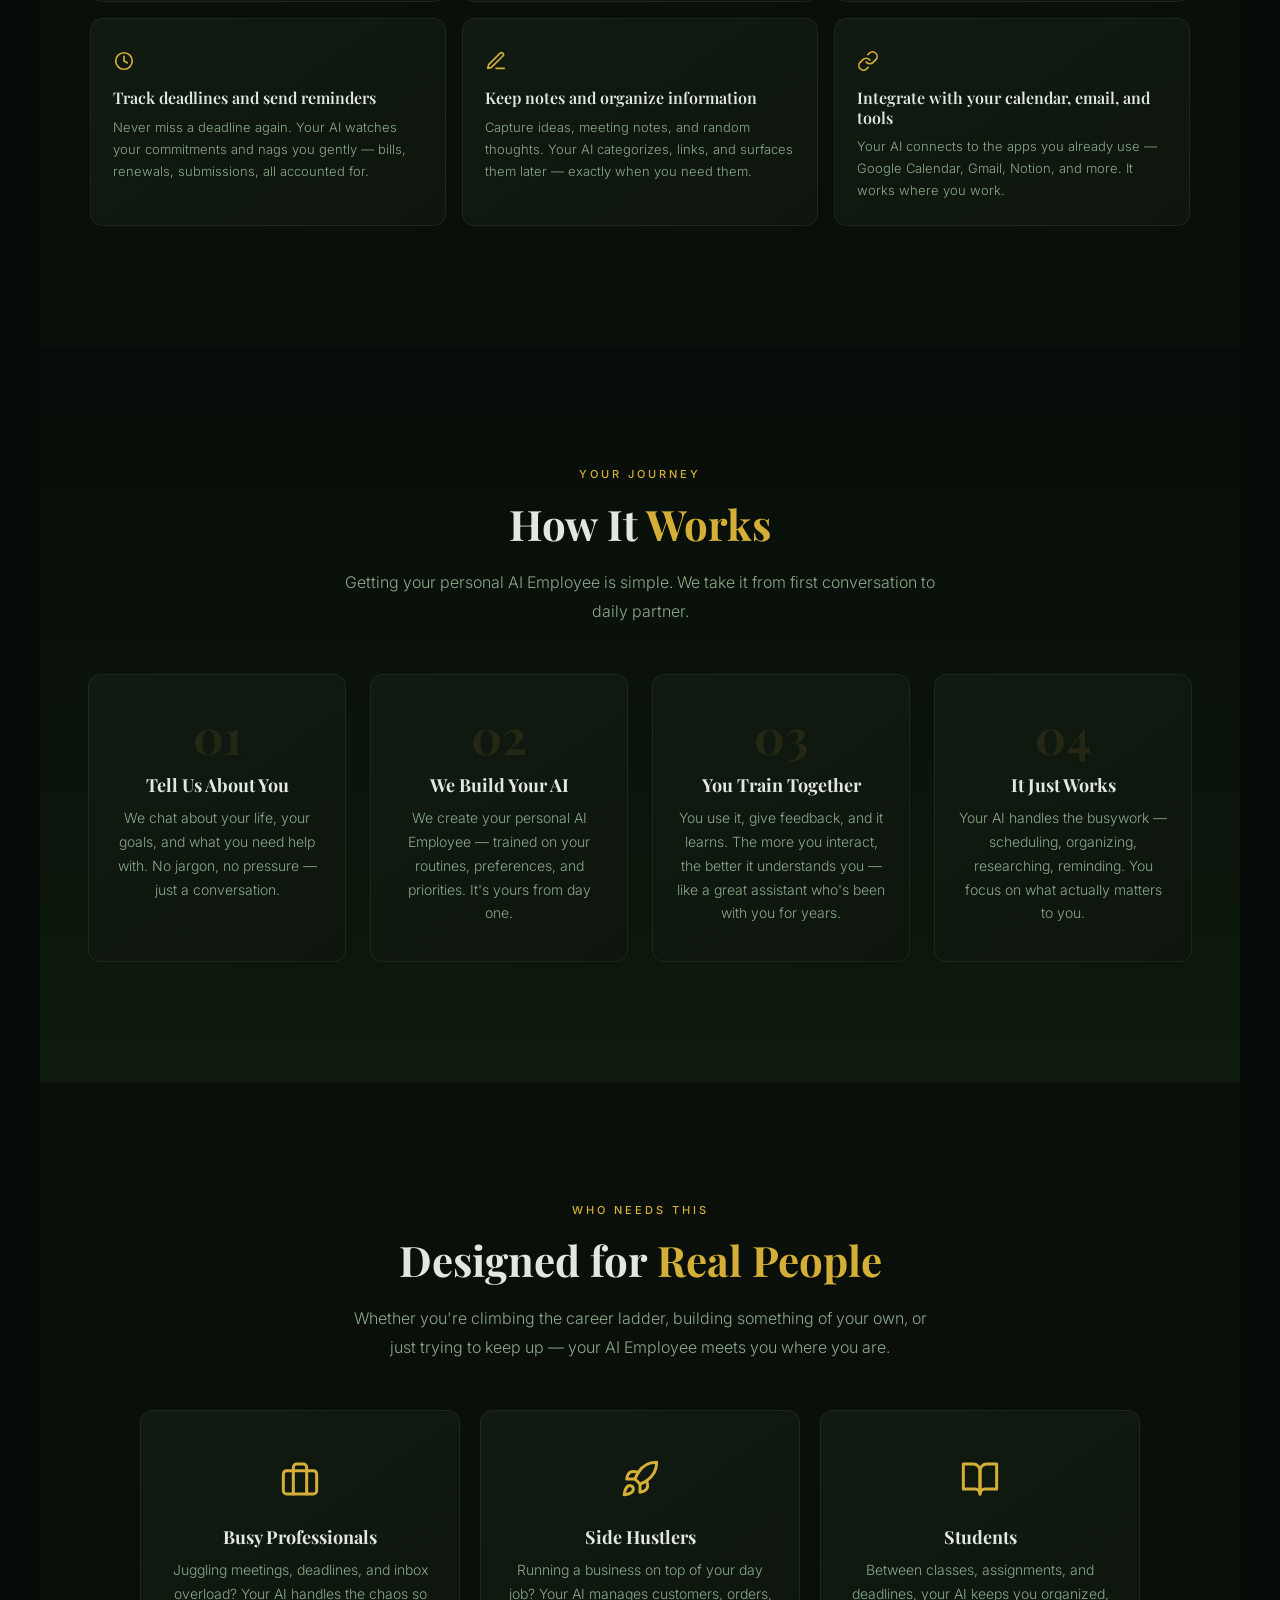
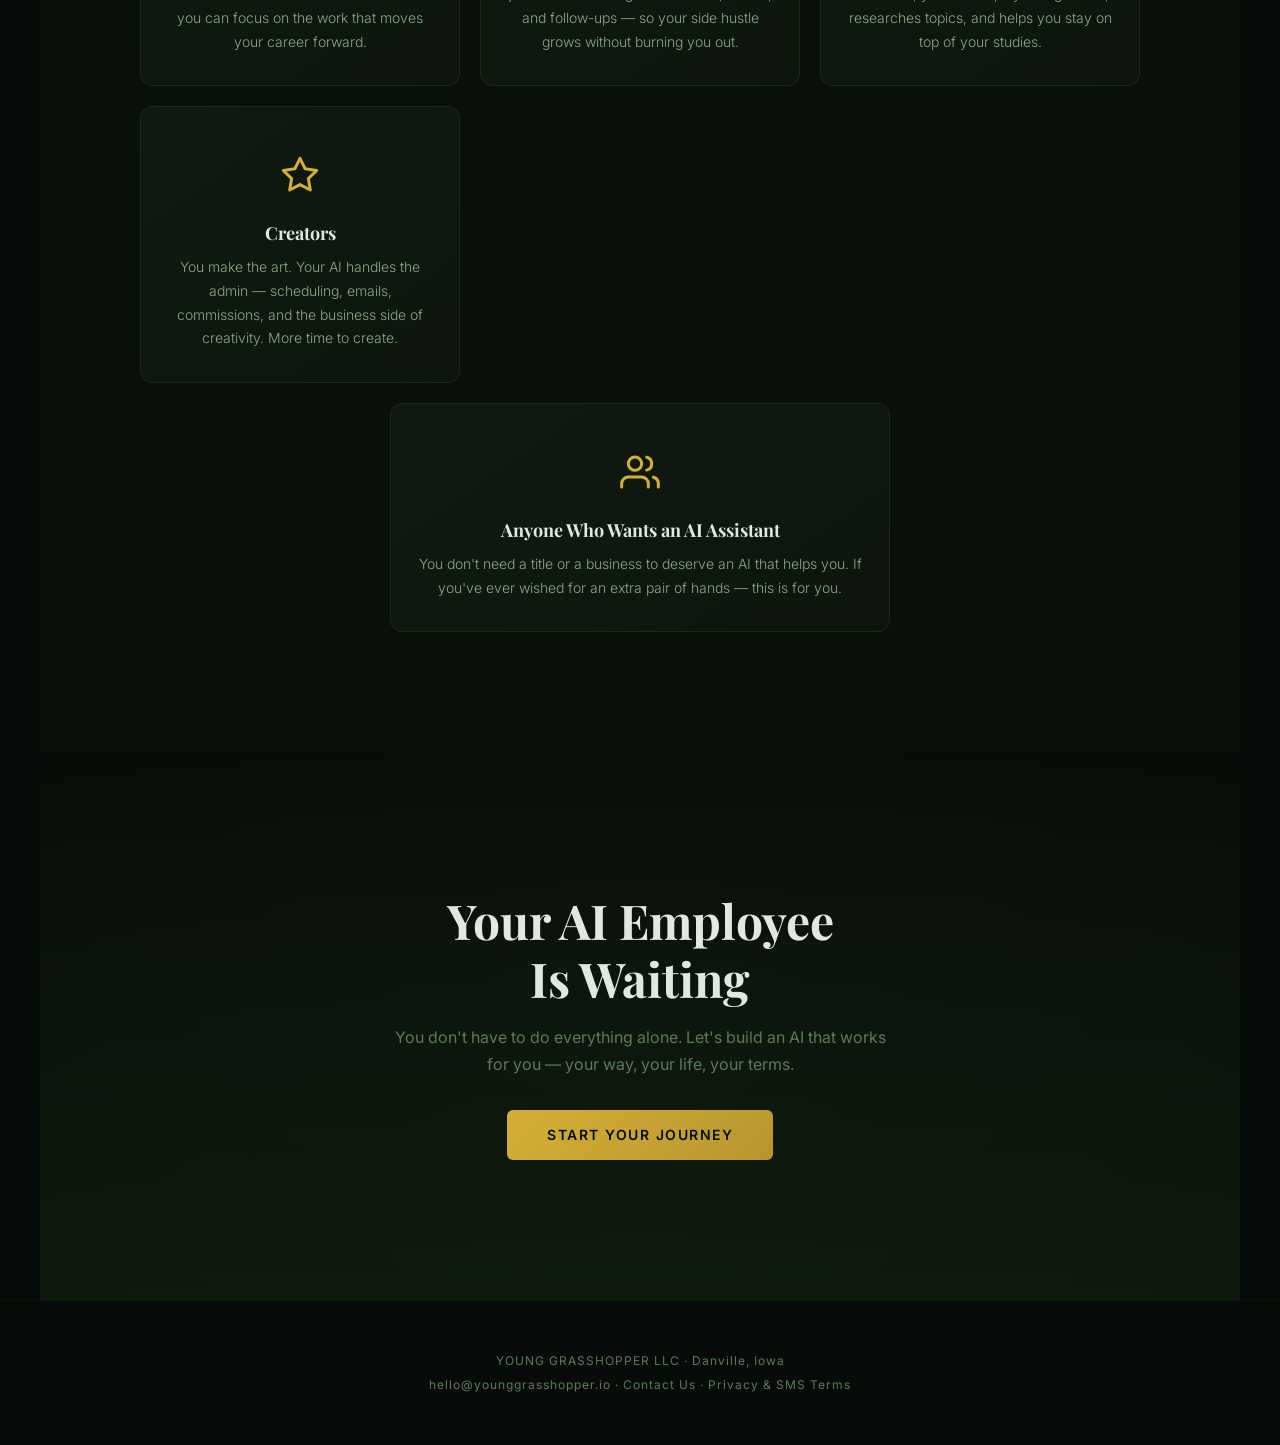
<file: for-individuals.html>
<!DOCTYPE html>
<html lang="en">
<head>
  <link rel="icon" href="brand-mark.png" type="image/png">
  <meta charset="UTF-8">
  <meta name="viewport" content="width=device-width, initial-scale=1.0">
  <title>Young Grasshopper — For Individuals</title>
  <link rel="preconnect" href="https://fonts.googleapis.com">
  <link rel="preconnect" href="https://fonts.gstatic.com" crossorigin>
  <link href="https://fonts.googleapis.com/css2?family=Playfair+Display:ital,wght@0,400;0,600;0,700;1,400&family=Inter:wght@300;400;500;600;700&family=Cormorant+Garamond:ital,wght@0,400;0,600;0,700;1,400&display=swap" rel="stylesheet">
  <link rel="stylesheet" href="css/styles.css">
  <style>
    /* ═══ FOR INDIVIDUALS — PAGE SPECIFIC STYLES ═══ */

    /* ── Hero ── */
    .individuals-hero {
      background: linear-gradient(180deg, #0d1a0d, var(--bg-primary));
      position: relative;
    }
    .individuals-hero .hero-content {
      position: relative;
      z-index: 10;
      display: flex;
      flex-direction: column;
      align-items: center;
      text-align: center;
      padding: 0 24px;
    }
    .individuals-hero .hero-title {
      font-family: 'Playfair Display', Georgia, serif;
      font-size: 56px;
      font-weight: 700;
      color: #f0f5f0;
      margin-bottom: 8px;
      animation: fadeUp 1.2s ease 0.3s both;
    }
    .individuals-hero .hero-subtitle {
      font-family: 'Cormorant Garamond', Georgia, serif;
      font-size: 24px;
      font-weight: 400;
      color: #d8e8d8;
      font-style: italic;
      letter-spacing: 2px;
      margin-bottom: 24px;
      animation: fadeUp 1.2s ease 0.5s both;
    }
    .individuals-hero .hero-tagline {
      max-width: 620px;
      font-size: 17px;
      line-height: 1.8;
      color: var(--text-muted);
      font-weight: 300;
      animation: fadeUp 1.2s ease 0.7s both;
    }
    .individuals-hero .hero-ctas {
      display: flex;
      gap: 16px;
      margin-top: 32px;
      animation: fadeUp 1.2s ease 0.9s both;
    }

    /* ── What It Can Do For You ── */
    .capabilities-intro {
      background: var(--bg-secondary);
      text-align: center;
    }
    .capabilities-intro .section-text {
      margin: 0 auto 48px;
    }
    .capabilities-grid {
      display: grid;
      grid-template-columns: repeat(3, 1fr);
      gap: 16px;
      max-width: 1100px;
      margin: 0 auto;
    }
    .cap-card {
      padding: 24px 22px;
      text-align: left;
    }
    .cap-card .cap-icon {
      font-size: 22px;
      margin-bottom: 10px;
      display: block;
    }
    .cap-card h3 {
      font-family: 'Playfair Display', Georgia, serif;
      font-size: 16px;
      font-weight: 600;
      color: var(--text-primary);
      margin-bottom: 8px;
    }
    .cap-card p {
      font-size: 13px;
      line-height: 1.7;
      color: var(--text-muted);
      font-weight: 300;
    }

    /* ── How It Works ── */
    .how-individuals {
      background: linear-gradient(180deg, var(--bg-primary), #0d1a0d);
    }
    .how-individuals .section-label,
    .how-individuals .section-title {
      text-align: center;
    }
    .how-individuals .section-text {
      margin: 0 auto 12px;
      text-align: center;
    }
    .steps-individuals {
      display: grid;
      grid-template-columns: repeat(4, 1fr);
      gap: 24px;
      margin-top: 48px;
    }
    .step-individual {
      text-align: center;
      padding: 36px 24px;
    }
    .step-individual .step-num {
      font-family: 'Playfair Display', Georgia, serif;
      font-size: 48px;
      font-weight: 700;
      color: rgba(212, 175, 55, 0.1);
      margin-bottom: 16px;
      line-height: 1;
    }
    .step-individual h3 {
      font-size: 18px;
      margin-bottom: 10px;
    }
    .step-individual p {
      font-size: 14px;
      color: var(--text-muted);
      line-height: 1.7;
      font-weight: 300;
    }

    /* ── Who Is It For ── */
    .who-section {
      background: var(--bg-secondary);
    }
    .who-section .section-label,
    .who-section .section-title {
      text-align: center;
    }
    .who-section .section-text {
      margin: 0 auto 48px;
      text-align: center;
    }
    .who-grid {
      display: grid;
      grid-template-columns: repeat(3, 1fr);
      gap: 20px;
      max-width: 1000px;
      margin: 0 auto;
    }
    .who-card {
      text-align: center;
      padding: 36px 24px 32px;
    }
    .who-card .who-icon {
      font-size: 40px;
      margin-bottom: 16px;
      display: block;
    }
    .who-card h3 {
      font-size: 18px;
      margin-bottom: 10px;
    }
    .who-card p {
      font-size: 14px;
      color: var(--text-muted);
      line-height: 1.7;
      font-weight: 300;
    }
    .who-card-wide {
      grid-column: 1 / -1;
      max-width: 500px;
      margin: 0 auto;
      width: 100%;
    }

    /* ── Responsive ── */
    @media (max-width: 900px) {
      .capabilities-grid {
        grid-template-columns: repeat(2, 1fr);
      }
      .who-grid {
        grid-template-columns: repeat(2, 1fr);
      }
    }

    @media (max-width: 768px) {
      .individuals-hero .hero-title { font-size: 32px; }
      .individuals-hero .hero-subtitle { font-size: 18px; }
      .individuals-hero .hero-tagline { font-size: 15px; }
      .individuals-hero .hero-ctas { flex-direction: column; align-items: center; }
      .individuals-hero::before { font-size: 160px; }

      .capabilities-grid { grid-template-columns: 1fr; }
      .steps-individuals { grid-template-columns: 1fr; }
      .who-grid { grid-template-columns: 1fr; }
    }

    @media (max-width: 480px) {
      .cap-card { padding: 20px 18px; }
    }
  </style>
</head>
<body>

  <!-- ═══ Navigation ═══ -->
  <nav class="nav">
    <a href="index.html" class="nav-logo">
      Young Grasshopper
      <small>AI Employee Orchestration</small>
    </a>
    <div class="nav-links">
      <a href="index.html">Home</a>
      <a href="for-farmers.html">For Farmers</a>
      <a href="for-business.html">For Business</a>
      <a href="for-individuals.html" class="active">For Individuals</a>
      <a href="capabilities.html">Capabilities</a>
      <a href="contact.html" class="btn-nav">Get Started</a>
    </div>
      <button class="mobile-menu-btn" aria-label="Toggle menu" onclick="toggleMobileMenu(event)">
      <svg width="26" height="26" viewBox="0 0 24 24" fill="none" stroke="currentColor" stroke-width="2" stroke-linecap="round" aria-hidden="true">
        <line x1="3" y1="6" x2="21" y2="6"/><line x1="3" y1="12" x2="21" y2="12"/><line x1="3" y1="18" x2="21" y2="18"/>
      </svg>
    </button>
  </nav>

  <!-- ═══ Hero ═══ -->
  <section class="page-hero individuals-hero">
    <h1>Your Personal <span class="gold">AI Employee</span></h1>
    <p class="hero-tagline">
      An AI that organizes your life, helps you run your side hustle, 
      and learns what matters to you.
    </p>
    <div class="hero-ctas">
      <a href="#capabilities" class="btn-outline">See What It Can Do</a>
      <a href="contact.html" class="btn-primary">Get Yours</a>
    </div>
    <div class="hero-bg-icon" aria-hidden="true"><img src="brand-mark.png" alt="" aria-hidden="true"></div>
  </section>

  <!-- ═══ What It Can Do For You ═══ -->
  <section class="capabilities-intro" id="capabilities">
    <div class="section-label">Your Personal Assistant</div>
    <h2 class="section-title">What It Can <span class="gold">Do</span> For You</h2>
    <p class="section-text">
      Your AI Employee learns your routines, your preferences, and your goals. 
      It doesn't just follow instructions — it anticipates what you need.
    </p>

    <div class="capabilities-grid">
      <div class="cap-card card">
        <span class="cap-icon"><svg class="ic" aria-hidden="true"><use href="icons.svg#calendar"></use></svg></span>
        <h3>Manage your calendar and schedule</h3>
        <p>Your AI Employee handles scheduling, reschedules conflicts, and protects your focus time. It knows when you're most productive.</p>
      </div>
      <div class="cap-card card">
        <span class="cap-icon"><svg class="ic" aria-hidden="true"><use href="icons.svg#check"></use></svg></span>
        <h3>Track your tasks and projects</h3>
        <p>From to-do lists to long-running projects, your AI keeps everything organized and reminds you of what's next — so nothing falls through.</p>
      </div>
      <div class="cap-card card">
        <span class="cap-icon"><svg class="ic" aria-hidden="true"><use href="icons.svg#search"></use></svg></span>
        <h3>Research topics and summarize articles</h3>
        <p>Send it a link or a topic and get back a clear summary. It reads the web so you don't have to — distilling what matters into what you can use.</p>
      </div>
      <div class="cap-card card">
        <span class="cap-icon"><svg class="ic" aria-hidden="true"><use href="icons.svg#mail"></use></svg></span>
        <h3>Draft emails and messages</h3>
        <p>Whether it's a professional email, a follow-up, or a quick reply, your AI drafts in your voice. Review, tweak, send — seconds, not minutes.</p>
      </div>
      <div class="cap-card card">
        <span class="cap-icon"><svg class="ic" aria-hidden="true"><use href="icons.svg#folder"></use></svg></span>
        <h3>Organize your digital files</h3>
        <p>Photos, documents, downloads — your AI sorts and tags everything. Find what you need instantly, never hunt through folders again.</p>
      </div>
      <div class="cap-card card">
        <span class="cap-icon"><svg class="ic" aria-hidden="true"><use href="icons.svg#money"></use></svg></span>
        <h3>Track your budget and expenses</h3>
        <p>It monitors your spending, categorizes transactions, and keeps you on track. No spreadsheets. No surprises. Just clarity.</p>
      </div>
      <div class="cap-card card">
        <span class="cap-icon"><svg class="ic" aria-hidden="true"><use href="icons.svg#signal"></use></svg></span>
        <h3>Monitor news relevant to your interests</h3>
        <p>Your AI scans headlines, newsletters, and feeds — filtering for what matters to you. A daily briefing tailored to your world.</p>
      </div>
      <div class="cap-card card">
        <span class="cap-icon"><svg class="ic" aria-hidden="true"><use href="icons.svg#file"></use></svg></span>
        <h3>Help with job applications and resumes</h3>
        <p>Tailor your resume, draft cover letters, and track applications. Your AI becomes your job search partner — organized and persistent.</p>
      </div>
      <div class="cap-card card">
        <span class="cap-icon"><svg class="ic" aria-hidden="true"><use href="icons.svg#plane"></use></svg></span>
        <h3>Plan trips and itineraries</h3>
        <p>Tell it where and when, and your AI researches flights, books options, and builds a day-by-day itinerary. Travel planning, simplified.</p>
      </div>
      <div class="cap-card card">
        <span class="cap-icon"><svg class="ic" aria-hidden="true"><use href="icons.svg#cap"></use></svg></span>
        <h3>Learn new skills with you</h3>
        <p>Your AI recommends resources, quizzes you, and tracks your progress. Whether it's a language, coding, or a hobby — you learn together.</p>
      </div>
      <div class="cap-card card">
        <span class="cap-icon"><svg class="ic" aria-hidden="true"><use href="icons.svg#store"></use></svg></span>
        <h3>Manage your small business operations</h3>
        <p>Running a side hustle? Your AI handles orders, invoices, inventory, and customer follow-ups — so you can focus on the work you love.</p>
      </div>
      <div class="cap-card card">
        <span class="cap-icon"><svg class="ic" aria-hidden="true"><use href="icons.svg#chat"></use></svg></span>
        <h3>Handle customer inquiries</h3>
        <p>Your AI responds to customer messages with your brand voice. It answers questions, resolves issues, and escalates when needed — 24/7.</p>
      </div>
      <div class="cap-card card">
        <span class="cap-icon"><svg class="ic" aria-hidden="true"><use href="icons.svg#clock"></use></svg></span>
        <h3>Track deadlines and send reminders</h3>
        <p>Never miss a deadline again. Your AI watches your commitments and nags you gently — bills, renewals, submissions, all accounted for.</p>
      </div>
      <div class="cap-card card">
        <span class="cap-icon"><svg class="ic" aria-hidden="true"><use href="icons.svg#note"></use></svg></span>
        <h3>Keep notes and organize information</h3>
        <p>Capture ideas, meeting notes, and random thoughts. Your AI categorizes, links, and surfaces them later — exactly when you need them.</p>
      </div>
      <div class="cap-card card">
        <span class="cap-icon"><svg class="ic" aria-hidden="true"><use href="icons.svg#link"></use></svg></span>
        <h3>Integrate with your calendar, email, and tools</h3>
        <p>Your AI connects to the apps you already use — Google Calendar, Gmail, Notion, and more. It works where you work.</p>
      </div>
    </div>
  </section>

  <!-- ═══ How It Works ═══ -->
  <section class="how-individuals">
    <div class="section-label">Your Journey</div>
    <h2 class="section-title">How It <span class="gold">Works</span></h2>
    <p class="section-text" style="max-width:600px;">
      Getting your personal AI Employee is simple. We take it from first conversation to daily partner.
    </p>

    <div class="steps-individuals">
      <div class="step-individual card">
        <div class="step-num">01</div>
        <h3>Tell Us About You</h3>
        <p>We chat about your life, your goals, and what you need help with. No jargon, no pressure — just a conversation.</p>
      </div>
      <div class="step-individual card">
        <div class="step-num">02</div>
        <h3>We Build Your AI</h3>
        <p>We create your personal AI Employee — trained on your routines, preferences, and priorities. It's yours from day one.</p>
      </div>
      <div class="step-individual card">
        <div class="step-num">03</div>
        <h3>You Train Together</h3>
        <p>You use it, give feedback, and it learns. The more you interact, the better it understands you — like a great assistant who's been with you for years.</p>
      </div>
      <div class="step-individual card">
        <div class="step-num">04</div>
        <h3>It Just Works</h3>
        <p>Your AI handles the busywork — scheduling, organizing, researching, reminding. You focus on what actually matters to you.</p>
      </div>
    </div>
  </section>

  <!-- ═══ Who Is It For ═══ -->
  <section class="who-section">
    <div class="section-label">Who Needs This</div>
    <h2 class="section-title">Designed for <span class="gold">Real People</span></h2>
    <p class="section-text" style="max-width:600px;">
      Whether you're climbing the career ladder, building something of your own, or just trying to keep up — your AI Employee meets you where you are.
    </p>

    <div class="who-grid">
      <div class="who-card card">
        <span class="who-icon"><svg class="ic" aria-hidden="true"><use href="icons.svg#briefcase"></use></svg></span>
        <h3>Busy Professionals</h3>
        <p>Juggling meetings, deadlines, and inbox overload? Your AI handles the chaos so you can focus on the work that moves your career forward.</p>
      </div>
      <div class="who-card card">
        <span class="who-icon"><svg class="ic" aria-hidden="true"><use href="icons.svg#rocket"></use></svg></span>
        <h3>Side Hustlers</h3>
        <p>Running a business on top of your day job? Your AI manages customers, orders, and follow-ups — so your side hustle grows without burning you out.</p>
      </div>
      <div class="who-card card">
        <span class="who-icon"><svg class="ic" aria-hidden="true"><use href="icons.svg#book"></use></svg></span>
        <h3>Students</h3>
        <p>Between classes, assignments, and deadlines, your AI keeps you organized, researches topics, and helps you stay on top of your studies.</p>
      </div>
      <div class="who-card card">
        <span class="who-icon"><svg class="ic" aria-hidden="true"><use href="icons.svg#star"></use></svg></span>
        <h3>Creators</h3>
        <p>You make the art. Your AI handles the admin — scheduling, emails, commissions, and the business side of creativity. More time to create.</p>
      </div>
      <div class="who-card card who-card-wide">
        <span class="who-icon"><svg class="ic" aria-hidden="true"><use href="icons.svg#users"></use></svg></span>
        <h3>Anyone Who Wants an AI Assistant</h3>
        <p>You don't need a title or a business to deserve an AI that helps you. If you've ever wished for an extra pair of hands — this is for you.</p>
      </div>
    </div>
  </section>

  <!-- ═══ CTA ═══ -->
  <section class="cta-section">
    <h2>Your AI Employee<br>Is Waiting</h2>
    <p>You don't have to do everything alone. Let's build an AI that works for you — your way, your life, your terms.</p>
    <a href="contact.html" class="btn-primary">Start Your Journey</a>
  </section>

  <!-- ═══ Footer ═══ -->
  <footer>
    <p>YOUNG GRASSHOPPER LLC · Danville, Iowa</p>
    <p><a href="mailto:hello@younggrasshopper.io">hello@younggrasshopper.io</a> · <a href="contact.html">Contact Us</a> · <a href="privacy.html">Privacy &amp; SMS Terms</a></p>
  </footer>

  <script>
    // ── Scroll reveal ──
    const revealObserver = new IntersectionObserver((entries) => {
      entries.forEach(entry => {
        if (entry.isIntersecting) {
          entry.target.classList.add('visible');
        }
      });
    }, { threshold: 0.1 });

    document.querySelectorAll('.fade-up, .scroll-reveal').forEach(el => revealObserver.observe(el));

    // ── Smooth scroll for anchor links ──
    document.querySelectorAll('a[href^="#"]').forEach(a => {
      a.addEventListener('click', (e) => {
        e.preventDefault();
        const target = document.querySelector(a.getAttribute('href'));
        if (target) target.scrollIntoView({ behavior: 'smooth' });
      });
    });
  
    // ── Mobile menu toggle ──
    function toggleMobileMenu(ev) {
      if (ev) ev.stopPropagation();
      document.querySelector('.nav').classList.toggle('menu-open');
    }
    document.querySelectorAll('.nav-links a').forEach(a => {
      a.addEventListener('click', () => {
        document.querySelector('.nav').classList.remove('menu-open');
      });
    });
</script>
<script src="js/chat-widget.js"></script>
</body>
</html>
</file>
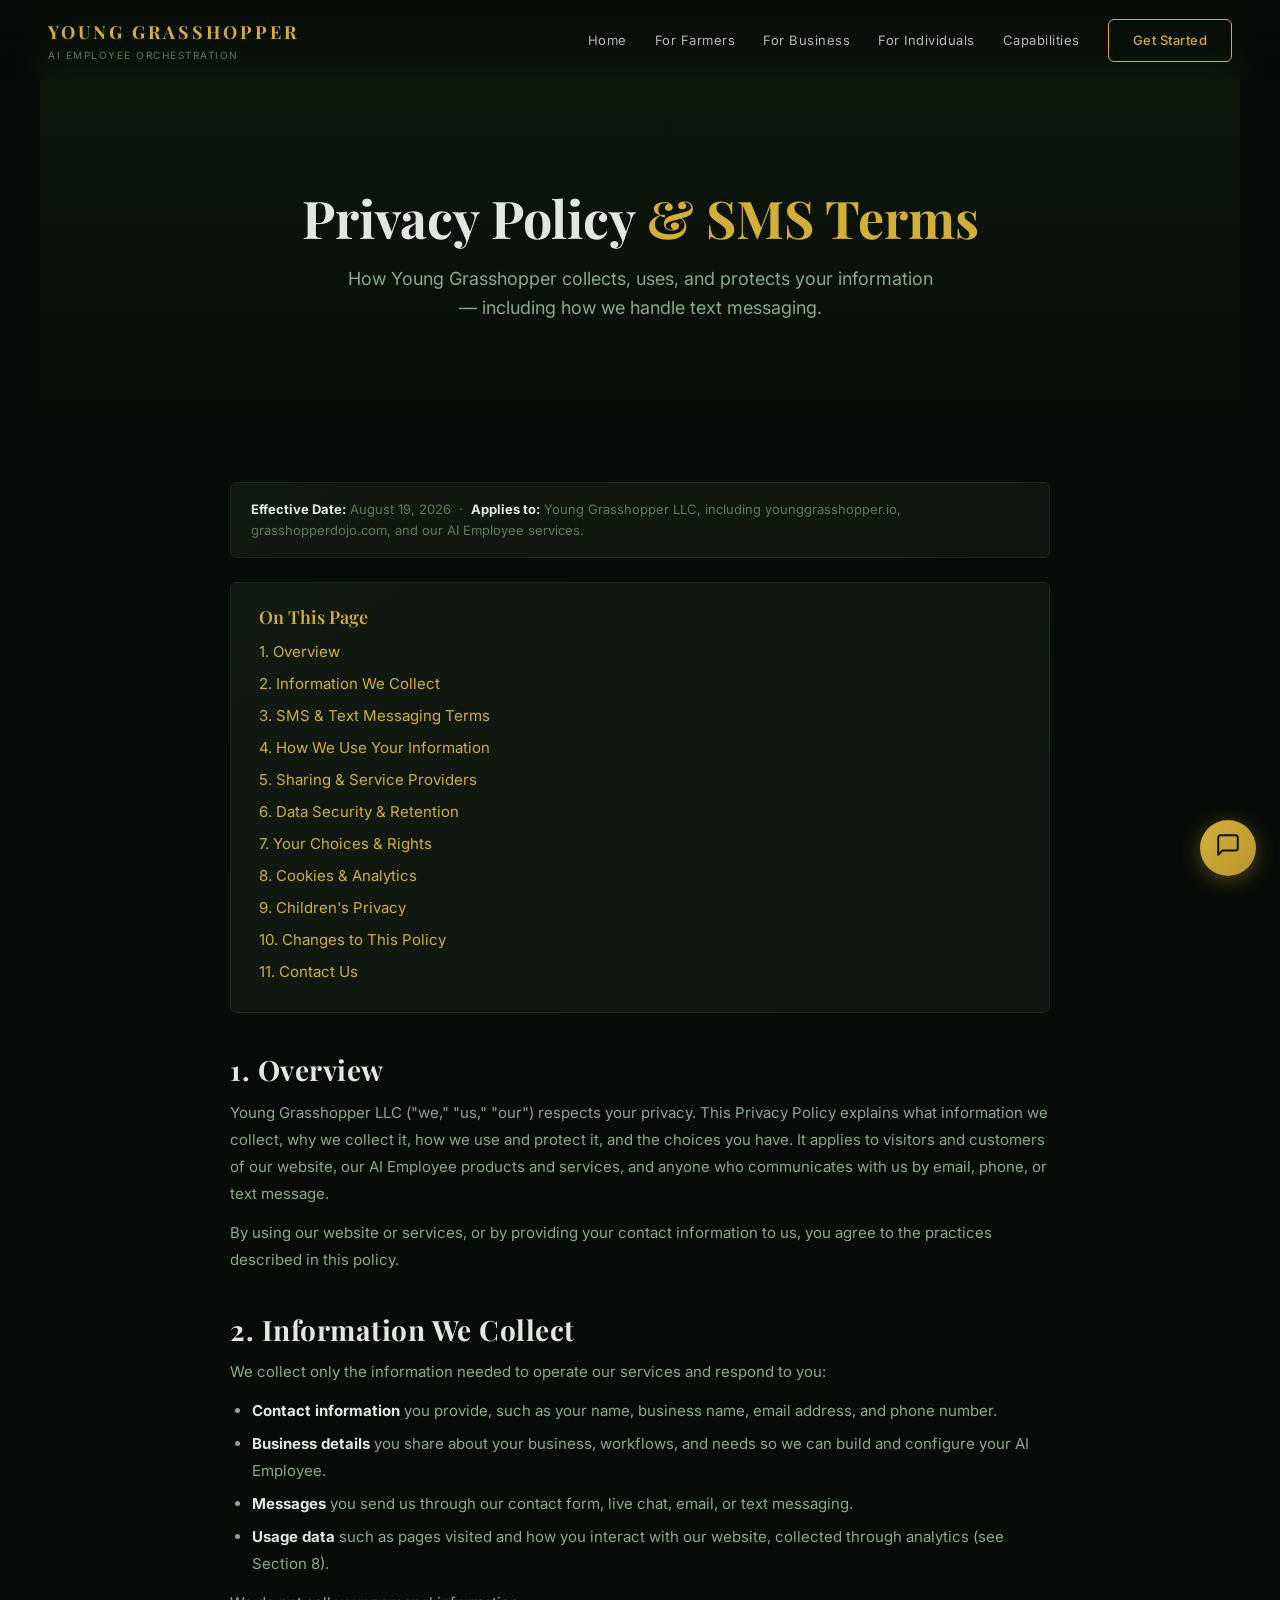
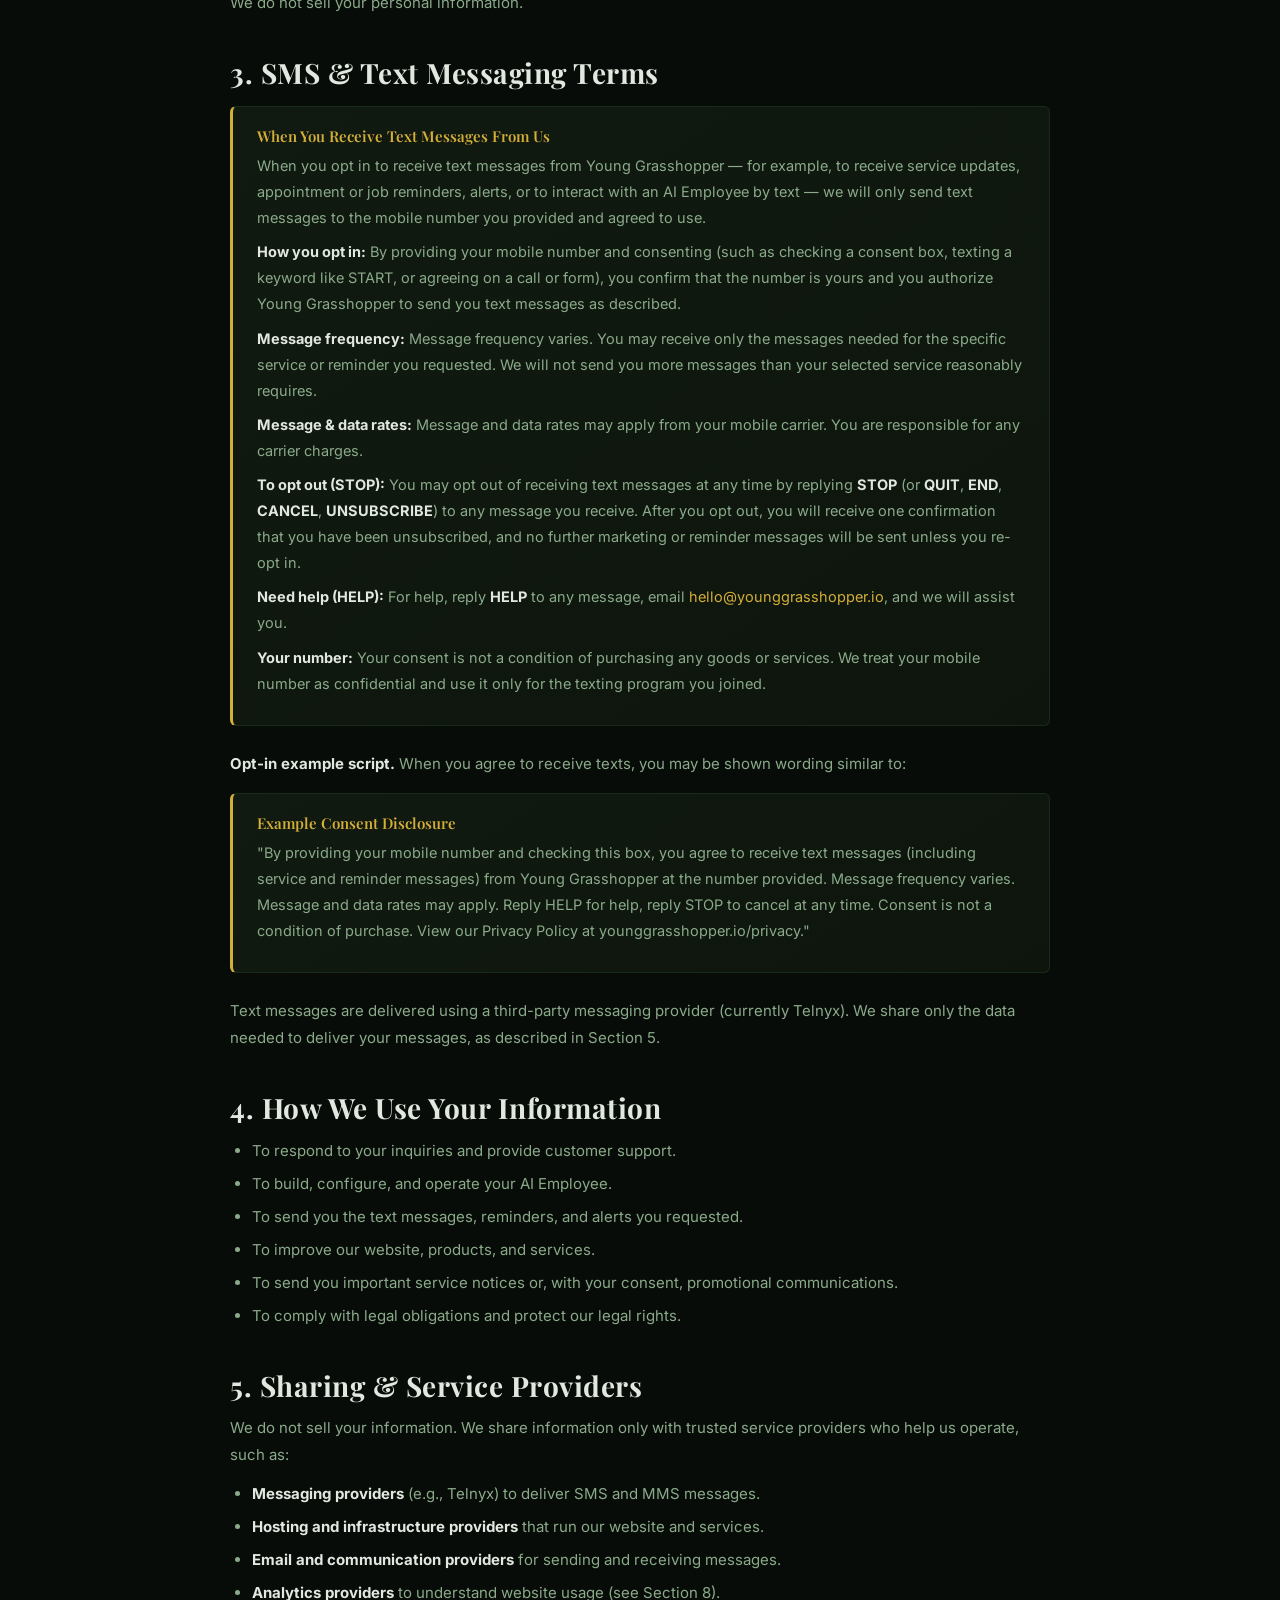
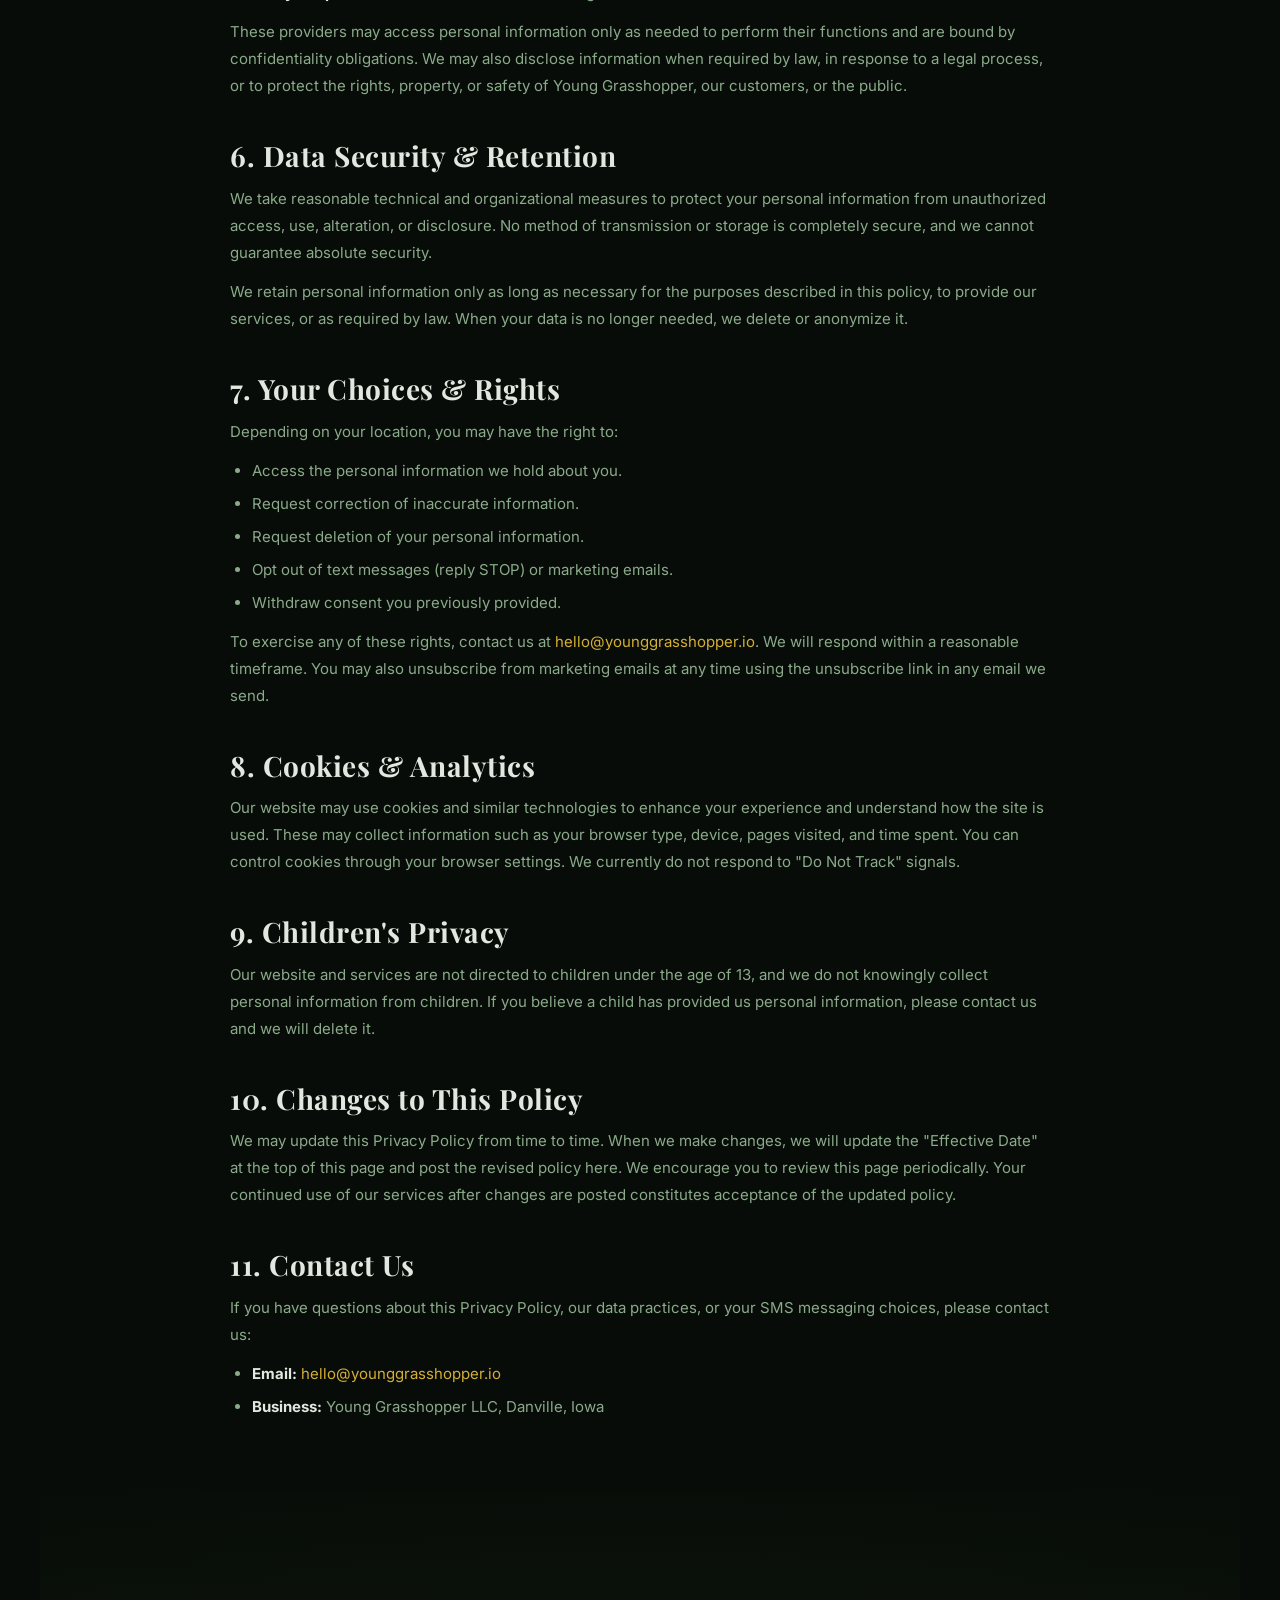
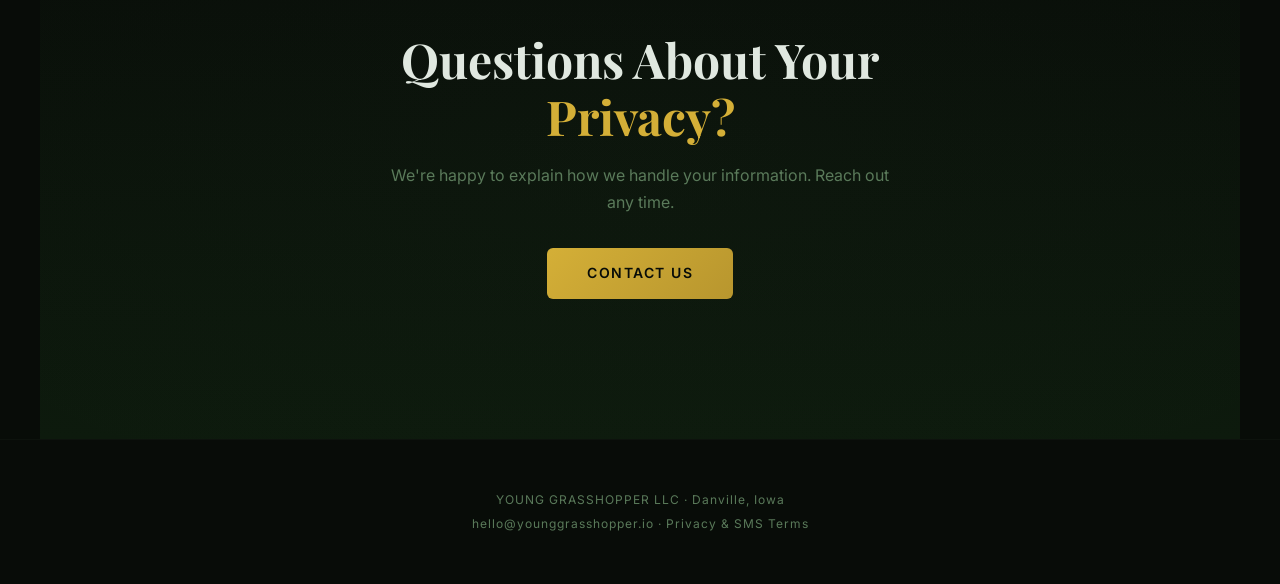
<file: privacy.html>
<!DOCTYPE html>
<html lang="en">
<head>
  <link rel="icon" href="brand-mark.png" type="image/png">
  <meta charset="UTF-8">
  <meta name="viewport" content="width=device-width, initial-scale=1.0">
  <title>Privacy Policy &amp; SMS Terms — Young Grasshopper</title>
  <link rel="preconnect" href="https://fonts.googleapis.com">
  <link rel="preconnect" href="https://fonts.gstatic.com" crossorigin>
  <link href="https://fonts.googleapis.com/css2?family=Playfair+Display:ital,wght@0,400;0,600;0,700;1,400&family=Inter:wght@300;400;500;600;700&family=Cormorant+Garamond:ital,wght@0,400;0,600;0,700;1,400&display=swap" rel="stylesheet">
  <link rel="stylesheet" href="css/styles.css">
  <style>
    .policy-wrap { max-width: 820px; margin: 0 auto; padding: 24px 0 8px; }
    .policy-wrap h2 {
      font-family: 'Playfair Display', Georgia, serif;
      font-size: 28px; font-weight: 700; color: var(--text-primary);
      margin: 40px 0 12px; letter-spacing: 0.5px;
    }
    .policy-wrap h2:first-child { margin-top: 8px; }
    .policy-wrap h3 {
      font-size: 18px; font-weight: 600; color: var(--gold);
      margin: 28px 0 8px;
    }
    .policy-wrap p, .policy-wrap li {
      font-size: 15px; line-height: 1.8; color: var(--text-muted);
      margin-bottom: 12px;
    }
    .policy-wrap li { margin-bottom: 6px; }
    .policy-wrap ul { padding-left: 22px; margin-bottom: 12px; }
    .policy-wrap strong { color: var(--text-primary); }
    .policy-wrap a { color: var(--gold); text-decoration: none; }
    .policy-wrap a:hover { color: #e8c040; text-decoration: underline; }
    .policy-meta {
      font-size: 13px; color: var(--text-dim);
      border: 1px solid var(--border-card);
      background: linear-gradient(145deg, #111a11, #0d150d);
      border-radius: var(--radius-sm); padding: 16px 20px; margin-top: 8px;
    }
    .sms-box {
      background: linear-gradient(145deg, #111a11, #0d150d);
      border: 1px solid var(--border-card);
      border-left: 3px solid var(--gold);
      border-radius: var(--radius-sm); padding: 20px 24px; margin: 16px 0 24px;
    }
    .sms-box h4 { color: var(--gold); font-size: 15px; font-weight: 600; margin-bottom: 8px; }
    .sms-box p { margin-bottom: 8px; font-size: 14.5px; }
    .toc { background: linear-gradient(145deg, #111a11, #0d150d); border: 1px solid var(--border-card); border-radius: var(--radius-sm); padding: 24px 28px; margin: 24px 0 8px; }
    .toc h3 { margin-top: 0; }
    .toc a { display: block; padding: 4px 0; font-size: 15px; }
  </style>
</head>
<body>
  <nav class="nav">
    <a href="index.html" class="nav-logo">
      Young Grasshopper
      <small>AI Employee Orchestration</small>
    </a>
    <div class="nav-links">
      <a href="index.html">Home</a>
      <a href="for-farmers.html">For Farmers</a>
      <a href="for-business.html">For Business</a>
      <a href="for-individuals.html">For Individuals</a>
      <a href="capabilities.html">Capabilities</a>
      <a href="contact.html" class="btn-nav active">Get Started</a>
    </div>
      <button class="mobile-menu-btn" aria-label="Toggle menu" onclick="toggleMobileMenu(event)">
      <svg width="26" height="26" viewBox="0 0 24 24" fill="none" stroke="currentColor" stroke-width="2" stroke-linecap="round" aria-hidden="true">
        <line x1="3" y1="6" x2="21" y2="6"/><line x1="3" y1="12" x2="21" y2="12"/><line x1="3" y1="18" x2="21" y2="18"/>
      </svg>
    </button>
  </nav>

  <section class="page-hero">
    <div class="hero-bg-icon" aria-hidden="true"><img src="brand-mark.png" alt="" aria-hidden="true"></div>
    <h1>Privacy Policy <span class="gold">&amp; SMS Terms</span></h1>
    <p>How Young Grasshopper collects, uses, and protects your information — including how we handle text messaging.</p>
  </section>

  <section class="policy-wrap">
    <div class="policy-meta">
      <strong>Effective Date:</strong> August 19, 2026 &nbsp;·&nbsp; <strong>Applies to:</strong> Young Grasshopper LLC, including younggrasshopper.io, grasshopperdojo.com, and our AI Employee services.
    </div>

    <div class="toc">
      <h3>On This Page</h3>
      <a href="#overview">1. Overview</a>
      <a href="#info-collect">2. Information We Collect</a>
      <a href="#sms-terms">3. SMS &amp; Text Messaging Terms</a>
      <a href="#info-use">4. How We Use Your Information</a>
      <a href="#sharing">5. Sharing &amp; Service Providers</a>
      <a href="#security">6. Data Security &amp; Retention</a>
      <a href="#rights">7. Your Choices &amp; Rights</a>
      <a href="#cookies">8. Cookies &amp; Analytics</a>
      <a href="#children">9. Children's Privacy</a>
      <a href="#changes">10. Changes to This Policy</a>
      <a href="#contact">11. Contact Us</a>
    </div>

    <h2 id="overview">1. Overview</h2>
    <p>Young Grasshopper LLC ("we," "us," "our") respects your privacy. This Privacy Policy explains what information we collect, why we collect it, how we use and protect it, and the choices you have. It applies to visitors and customers of our website, our AI Employee products and services, and anyone who communicates with us by email, phone, or text message.</p>
    <p>By using our website or services, or by providing your contact information to us, you agree to the practices described in this policy.</p>

    <h2 id="info-collect">2. Information We Collect</h2>
    <p>We collect only the information needed to operate our services and respond to you:</p>
    <ul>
      <li><strong>Contact information</strong> you provide, such as your name, business name, email address, and phone number.</li>
      <li><strong>Business details</strong> you share about your business, workflows, and needs so we can build and configure your AI Employee.</li>
      <li><strong>Messages</strong> you send us through our contact form, live chat, email, or text messaging.</li>
      <li><strong>Usage data</strong> such as pages visited and how you interact with our website, collected through analytics (see Section 8).</li>
    </ul>
    <p>We do not sell your personal information.</p>

    <h2 id="sms-terms">3. SMS &amp; Text Messaging Terms</h2>
    <div class="sms-box">
      <h4>When You Receive Text Messages From Us</h4>
      <p>When you opt in to receive text messages from Young Grasshopper — for example, to receive service updates, appointment or job reminders, alerts, or to interact with an AI Employee by text — we will only send text messages to the mobile number you provided and agreed to use.</p>
      <p><strong>How you opt in:</strong> By providing your mobile number and consenting (such as checking a consent box, texting a keyword like START, or agreeing on a call or form), you confirm that the number is yours and you authorize Young Grasshopper to send you text messages as described.</p>
      <p><strong>Message frequency:</strong> Message frequency varies. You may receive only the messages needed for the specific service or reminder you requested. We will not send you more messages than your selected service reasonably requires.</p>
      <p><strong>Message &amp; data rates:</strong> Message and data rates may apply from your mobile carrier. You are responsible for any carrier charges.</p>
      <p><strong>To opt out (STOP):</strong> You may opt out of receiving text messages at any time by replying <strong>STOP</strong> (or <strong>QUIT</strong>, <strong>END</strong>, <strong>CANCEL</strong>, <strong>UNSUBSCRIBE</strong>) to any message you receive. After you opt out, you will receive one confirmation that you have been unsubscribed, and no further marketing or reminder messages will be sent unless you re-opt in.</p>
      <p><strong>Need help (HELP):</strong> For help, reply <strong>HELP</strong> to any message, email <a href="mailto:hello@younggrasshopper.io">hello@younggrasshopper.io</a>, and we will assist you.</p>
      <p><strong>Your number:</strong> Your consent is not a condition of purchasing any goods or services. We treat your mobile number as confidential and use it only for the texting program you joined.</p>
    </div>
    <p><strong>Opt-in example script.</strong> When you agree to receive texts, you may be shown wording similar to:</p>
    <div class="sms-box">
      <h4>Example Consent Disclosure</h4>
      <p>"By providing your mobile number and checking this box, you agree to receive text messages (including service and reminder messages) from Young Grasshopper at the number provided. Message frequency varies. Message and data rates may apply. Reply HELP for help, reply STOP to cancel at any time. Consent is not a condition of purchase. View our Privacy Policy at younggrasshopper.io/privacy."</p>
    </div>
    <p>Text messages are delivered using a third-party messaging provider (currently Telnyx). We share only the data needed to deliver your messages, as described in Section 5.</p>

    <h2 id="info-use">4. How We Use Your Information</h2>
    <ul>
      <li>To respond to your inquiries and provide customer support.</li>
      <li>To build, configure, and operate your AI Employee.</li>
      <li>To send you the text messages, reminders, and alerts you requested.</li>
      <li>To improve our website, products, and services.</li>
      <li>To send you important service notices or, with your consent, promotional communications.</li>
      <li>To comply with legal obligations and protect our legal rights.</li>
    </ul>

    <h2 id="sharing">5. Sharing &amp; Service Providers</h2>
    <p>We do not sell your information. We share information only with trusted service providers who help us operate, such as:</p>
    <ul>
      <li><strong>Messaging providers</strong> (e.g., Telnyx) to deliver SMS and MMS messages.</li>
      <li><strong>Hosting and infrastructure providers</strong> that run our website and services.</li>
      <li><strong>Email and communication providers</strong> for sending and receiving messages.</li>
      <li><strong>Analytics providers</strong> to understand website usage (see Section 8).</li>
    </ul>
    <p>These providers may access personal information only as needed to perform their functions and are bound by confidentiality obligations. We may also disclose information when required by law, in response to a legal process, or to protect the rights, property, or safety of Young Grasshopper, our customers, or the public.</p>

    <h2 id="security">6. Data Security &amp; Retention</h2>
    <p>We take reasonable technical and organizational measures to protect your personal information from unauthorized access, use, alteration, or disclosure. No method of transmission or storage is completely secure, and we cannot guarantee absolute security.</p>
    <p>We retain personal information only as long as necessary for the purposes described in this policy, to provide our services, or as required by law. When your data is no longer needed, we delete or anonymize it.</p>

    <h2 id="rights">7. Your Choices &amp; Rights</h2>
    <p>Depending on your location, you may have the right to:</p>
    <ul>
      <li>Access the personal information we hold about you.</li>
      <li>Request correction of inaccurate information.</li>
      <li>Request deletion of your personal information.</li>
      <li>Opt out of text messages (reply STOP) or marketing emails.</li>
      <li>Withdraw consent you previously provided.</li>
    </ul>
    <p>To exercise any of these rights, contact us at <a href="mailto:hello@younggrasshopper.io">hello@younggrasshopper.io</a>. We will respond within a reasonable timeframe. You may also unsubscribe from marketing emails at any time using the unsubscribe link in any email we send.</p>

    <h2 id="cookies">8. Cookies &amp; Analytics</h2>
    <p>Our website may use cookies and similar technologies to enhance your experience and understand how the site is used. These may collect information such as your browser type, device, pages visited, and time spent. You can control cookies through your browser settings. We currently do not respond to "Do Not Track" signals.</p>

    <h2 id="children">9. Children's Privacy</h2>
    <p>Our website and services are not directed to children under the age of 13, and we do not knowingly collect personal information from children. If you believe a child has provided us personal information, please contact us and we will delete it.</p>

    <h2 id="changes">10. Changes to This Policy</h2>
    <p>We may update this Privacy Policy from time to time. When we make changes, we will update the "Effective Date" at the top of this page and post the revised policy here. We encourage you to review this page periodically. Your continued use of our services after changes are posted constitutes acceptance of the updated policy.</p>

    <h2 id="contact">11. Contact Us</h2>
    <p>If you have questions about this Privacy Policy, our data practices, or your SMS messaging choices, please contact us:</p>
    <ul>
      <li><strong>Email:</strong> <a href="mailto:hello@younggrasshopper.io">hello@younggrasshopper.io</a></li>
      <li><strong>Business:</strong> Young Grasshopper LLC, Danville, Iowa</li>
    </ul>
    <p style="margin-top:24px;">&nbsp;</p>
  </section>

  <section class="cta-section">
    <h2>Questions About Your <br><span class="gold">Privacy?</span></h2>
    <p>We're happy to explain how we handle your information. Reach out any time.</p>
    <a href="mailto:hello@younggrasshopper.io" class="btn-primary">Contact Us</a>
  </section>

  <footer>
    <p>YOUNG GRASSHOPPER LLC · Danville, Iowa</p>
    <p><a href="mailto:hello@younggrasshopper.io">hello@younggrasshopper.io</a> · <a href="privacy.html">Privacy &amp; SMS Terms</a></p>
  </footer>

  <script>
    // ── Mobile menu toggle ──
    function toggleMobileMenu(ev) {
      if (ev) ev.stopPropagation();
      document.querySelector('.nav').classList.toggle('menu-open');
    }
    document.querySelectorAll('.nav-links a').forEach(a => {
      a.addEventListener('click', () => {
        document.querySelector('.nav').classList.remove('menu-open');
      });
    });
  </script>
<script src="js/chat-widget.js"></script>
</body>
</html>
</file>
<file: css/styles.css>
/* ═══════════════════════════════════════════
   Young Grasshopper — Design System v2.0
   Dark premium theme matching Mission Control
   ═══════════════════════════════════════════ */

/* ── Fonts ── */
@import url('https://fonts.googleapis.com/css2?family=Playfair+Display:ital,wght@0,400;0,600;0,700;1,400&family=Inter:wght@300;400;500;600;700&family=Cormorant+Garamond:ital,wght@0,400;0,600;0,700;1,400&display=swap');

/* ── Reset ── */
*, *::before, *::after { margin: 0; padding: 0; box-sizing: border-box; }

/* ── Colors ── */
:root {
  --bg-primary: #080c08;
  --bg-secondary: #0a0f0a;
  --bg-card: #0d150d;
  --bg-card-hover: #111a11;
  --border-subtle: #151f15;
  --border-card: #1a2a1a;
  --text-primary: #e0e8e0;
  --text-secondary: #b0c0b0;
  --text-muted: #8aaa8a;
  --text-dim: #5a7a5a;
  --accent-green: #6da36d;
  --accent-green-dim: #3a5a3a;
  --gold: #d4af37;
  --gold-dark: #b8962e;
  --gold-gradient: linear-gradient(135deg, #d4af37, #b8962e);
  --danger: #c06060;
  --radius-sm: 6px;
  --radius-md: 12px;
  --radius-lg: 16px;
  --shadow-card: 0 20px 60px rgba(0,0,0,0.3);
  --transition: all 0.3s ease;
}

/* ── Base ── */
html { scroll-behavior: smooth; }
body {
  font-family: 'Inter', -apple-system, BlinkMacSystemFont, 'Segoe UI', sans-serif;
  background: var(--bg-primary);
  color: var(--text-primary);
  overflow-x: hidden;
  line-height: 1.6;
  -webkit-font-smoothing: antialiased;
}

/* ── Scrollbar ── */
::-webkit-scrollbar { width: 6px; }
::-webkit-scrollbar-track { background: var(--bg-primary); }
::-webkit-scrollbar-thumb { background: var(--accent-green-dim); border-radius: 3px; }

/* ── Typography ── */
h1, h2, h3, h4 {
  font-family: 'Playfair Display', Georgia, serif;
  color: var(--text-primary);
  line-height: 1.2;
}
.gold { color: var(--gold); }
.green { color: var(--accent-green); }
.muted { color: var(--text-muted); }

/* ── Navigation ── */
.nav {
  position: fixed;
  top: 0; left: 0; right: 0;
  padding: 18px 48px;
  display: flex;
  align-items: center;
  justify-content: space-between;
  z-index: 1000;
  background: linear-gradient(180deg, rgba(8,12,8,0.95) 0%, rgba(8,12,8,0.7) 60%, transparent 100%);
  backdrop-filter: blur(12px);
  -webkit-backdrop-filter: blur(12px);
}
.nav-logo {
  font-family: 'Playfair Display', Georgia, serif;
  font-size: 18px;
  font-weight: 700;
  letter-spacing: 3px;
  color: var(--gold);
  text-transform: uppercase;
  text-decoration: none;
}
.nav-logo small {
  font-size: 10px;
  color: var(--text-dim);
  letter-spacing: 1.5px;
  display: block;
  font-family: 'Inter', sans-serif;
  font-weight: 400;
}
.nav-links { display: flex; gap: 28px; align-items: center; }
.nav-links a {
  color: var(--text-secondary);
  text-decoration: none;
  font-size: 13px;
  font-weight: 400;
  letter-spacing: 0.5px;
  transition: var(--transition);
  position: relative;
  padding: 4px 0;
}
.nav-links a::after {
  content: '';
  position: absolute;
  bottom: -2px;
  left: 0;
  width: 0;
  height: 1px;
  background: var(--gold);
  transition: width 0.3s;
}
.nav-links a:hover { color: var(--gold); }
.nav-links a:hover::after { width: 100%; }
.nav-links a.active { color: var(--gold); }
.nav-links a.active::after { width: 100%; }
.nav-links .btn-nav {
  padding: 10px 24px;
  background: transparent;
  border: 1px solid var(--gold);
  border-radius: var(--radius-sm);
  color: var(--gold);
  font-weight: 500;
  font-size: 13px;
  text-decoration: none;
  transition: var(--transition);
  letter-spacing: 0.5px;
}
.nav-links .btn-nav:hover {
  background: var(--gold);
  color: var(--bg-primary);
}
.nav-links .btn-nav::after { display: none; }

.mobile-menu-btn {
  display: none;
  background: none;
  border: none;
  color: var(--text-primary);
  font-size: 24px;
  cursor: pointer;
}

/* ── Buttons ── */
.btn-primary {
  display: inline-block;
  padding: 14px 40px;
  background: var(--gold-gradient);
  color: var(--bg-primary);
  font-size: 14px;
  font-weight: 600;
  text-decoration: none;
  border-radius: var(--radius-sm);
  letter-spacing: 1.5px;
  text-transform: uppercase;
  transition: var(--transition);
  border: none;
  cursor: pointer;
}
.btn-primary:hover {
  transform: translateY(-2px);
  box-shadow: 0 12px 40px rgba(212, 175, 55, 0.2);
}
.btn-outline {
  display: inline-block;
  padding: 14px 40px;
  background: transparent;
  border: 1px solid var(--border-card);
  color: var(--text-secondary);
  font-size: 13px;
  font-weight: 500;
  text-decoration: none;
  border-radius: var(--radius-sm);
  letter-spacing: 1px;
  transition: var(--transition);
}
.btn-outline:hover {
  border-color: var(--gold);
  color: var(--gold);
}

/* ── Section Base ── */
section {
  padding: 120px 48px;
  max-width: 1200px;
  margin: 0 auto;
}
.section-label {
  font-size: 11px;
  text-transform: uppercase;
  letter-spacing: 3px;
  color: var(--gold);
  margin-bottom: 16px;
  font-weight: 500;
}
.section-title {
  font-size: 42px;
  font-weight: 700;
  margin-bottom: 20px;
  line-height: 1.15;
}
.section-text {
  font-size: 16px;
  line-height: 1.8;
  color: var(--text-muted);
  max-width: 700px;
  font-weight: 300;
}

/* ── Section Divider ── */
.divider {
  width: 60px;
  height: 1px;
  background: linear-gradient(90deg, transparent, var(--gold), transparent);
  margin: 0 auto;
}
.divider.green { background: linear-gradient(90deg, transparent, var(--accent-green), transparent); }

/* ── CTA Section ── */
.cta-section {
  text-align: center;
  padding: 140px 48px;
  background: linear-gradient(180deg, var(--bg-primary), #0d1a0d);
  position: relative;
  overflow: hidden;
}
.cta-section::before {
  content: '';
  position: absolute;
  top: -50%; left: -50%;
  width: 200%; height: 200%;
  background: radial-gradient(ellipse at center, rgba(93, 137, 93, 0.03) 0%, transparent 50%);
  animation: bgSpin 20s linear infinite;
  pointer-events: none;
}
@keyframes bgSpin { to { transform: rotate(360deg); } }
.cta-section h2 {
  font-size: 48px;
  font-weight: 700;
  margin-bottom: 16px;
  position: relative;
}
.cta-section p {
  font-size: 16px;
  color: var(--text-dim);
  max-width: 500px;
  margin: 0 auto 32px;
  line-height: 1.7;
  position: relative;
}

/* ── CTA Buttons in CTA Section ── */
.cta-section .btn-primary {
  position: relative;
}

/* ── Footer ── */
footer {
  text-align: center;
  padding: 48px 24px;
  border-top: 1px solid rgba(93, 137, 93, 0.05);
}
footer p {
  font-size: 12px;
  color: var(--text-dim);
  letter-spacing: 1px;
  line-height: 2;
}
footer a {
  color: var(--text-dim);
  text-decoration: none;
  transition: var(--transition);
}
footer a:hover { color: var(--gold); }

/* ── Animations ── */
@keyframes fadeUp {
  from { opacity: 0; transform: translateY(30px); }
  to { opacity: 1; transform: translateY(0); }
}
@keyframes float {
  0%, 100% { transform: translateY(0px); }
  50% { transform: translateY(-12px); }
}
.fade-up {
  opacity: 0;
  transform: translateY(30px);
  transition: all 0.8s ease;
}
.fade-up.visible { opacity: 1; transform: translateY(0); }

/* ── Card Styles ── */
.card {
  background: linear-gradient(145deg, var(--bg-card-hover), var(--bg-card));
  border: 1px solid var(--border-card);
  border-radius: var(--radius-md);
  padding: 32px 28px;
  transition: var(--transition);
  position: relative;
  overflow: hidden;
}
.card::before {
  content: '';
  position: absolute;
  top: 0; left: 0; right: 0;
  height: 2px;
  background: linear-gradient(90deg, transparent, var(--gold), transparent);
  opacity: 0;
  transition: opacity 0.4s;
}
.card:hover::before { opacity: 1; }
.card:hover {
  transform: translateY(-4px);
  border-color: rgba(212, 175, 55, 0.2);
  box-shadow: var(--shadow-card);
}

/* ── Hero Base ── */
.hero-section {
  position: relative;
  min-height: 100vh;
  display: flex;
  flex-direction: column;
  align-items: center;
  justify-content: center;
  overflow: hidden;
  padding: 0;
  max-width: none;
}

/* ── Page Hero (inner pages — smaller) ── */
.page-hero {
  position: relative;
  min-height: 50vh;
  display: flex;
  flex-direction: column;
  align-items: center;
  justify-content: center;
  text-align: center;
  padding: 140px 48px 80px;
  overflow: hidden;
  background: linear-gradient(180deg, #0d1a0d, var(--bg-primary));
}
.page-hero h1 {
  font-size: 52px;
  margin-bottom: 16px;
  position: relative;
  z-index: 2;
}
.page-hero p {
  font-size: 18px;
  color: var(--text-muted);
  max-width: 600px;
  position: relative;
  z-index: 2;
}
.page-hero .hero-bg-icon {
  position: absolute;
  font-size: 300px;
  opacity: 0.03;
  pointer-events: none;
  animation: float 8s ease-in-out infinite;
}

/* ── Tagline Grid (2-column content) ── */
.tagline-grid {
  display: grid;
  grid-template-columns: 1fr 1fr;
  gap: 60px;
  align-items: center;
}

/* ── Scroll animation for page sections ── */
.scroll-reveal {
  opacity: 0;
  transform: translateY(40px);
  transition: all 0.8s ease;
}
.scroll-reveal.visible { opacity: 1; transform: translateY(0); }

/* ── Pill tags ── */
.pill {
  display: inline-block;
  padding: 4px 12px;
  font-size: 11px;
  font-weight: 500;
  letter-spacing: 0.5px;
  border-radius: 100px;
  background: rgba(109, 163, 109, 0.1);
  border: 1px solid rgba(109, 163, 109, 0.2);
  color: var(--accent-green);
}

/* ── Responsive ── */
@media (max-width: 768px) {
  .nav { padding: 14px 20px; }
  .nav-links {
    position: absolute;
    top: 100%;
    left: 0;
    right: 0;
    flex-direction: column;
    align-items: stretch;
    gap: 0;
    display: none;
    background: rgba(8,12,8,0.97);
    backdrop-filter: blur(12px);
    -webkit-backdrop-filter: blur(12px);
    padding: 8px 20px 18px;
    border-top: 1px solid rgba(212,175,55,0.25);
    box-shadow: 0 20px 40px rgba(0,0,0,0.4);
  }
  .nav.menu-open .nav-links { display: flex; }
  .nav-links a:not(.btn-nav) { display: block; padding: 13px 0; border-bottom: 1px solid rgba(255,255,255,0.07); }
  .nav-links a:not(.btn-nav)::after { display: none; }
  .nav-links .btn-nav { padding: 10px 16px; font-size: 12px; text-align: center; margin-top: 12px; }
  .mobile-menu-btn { display: flex; align-items: center; justify-content: center; padding: 6px; }
  section { padding: 60px 20px; }
  .section-title { font-size: 28px; }
  .tagline-grid { grid-template-columns: 1fr; gap: 40px; }
  .page-hero { padding: 120px 20px 60px; }
  .page-hero h1 { font-size: 32px; }
  .cta-section { padding: 80px 20px; }
  .cta-section h2 { font-size: 32px; }
}
/* ═══ Custom SVG icon set (replaces emoji icons) ═══ */
.ic {
  display: inline-block; width: 1em; height: 1em;
  fill: none; stroke: currentColor; stroke-width: 1.8;
  stroke-linecap: round; stroke-linejoin: round;
  vertical-align: -0.15em;
}
.promise-benefit .icon, .biz-benefit .icon,
.savings-card .s-icon, .savings-card .si,
.cap-card .cap-icon, .who-card .who-icon,
.cap-card .cat-icon, .contact-card .icon-wrap { color: #d4af37; }

/* Brand watermark in page heroes (replaces ghost emoji) */
.page-hero .hero-bg-icon img { width: 300px; max-width: 72vw; height: auto; display: block; }
.hero-emblem { width: 64px; height: auto; display: block; margin: 0 auto 6px; }
</file>
